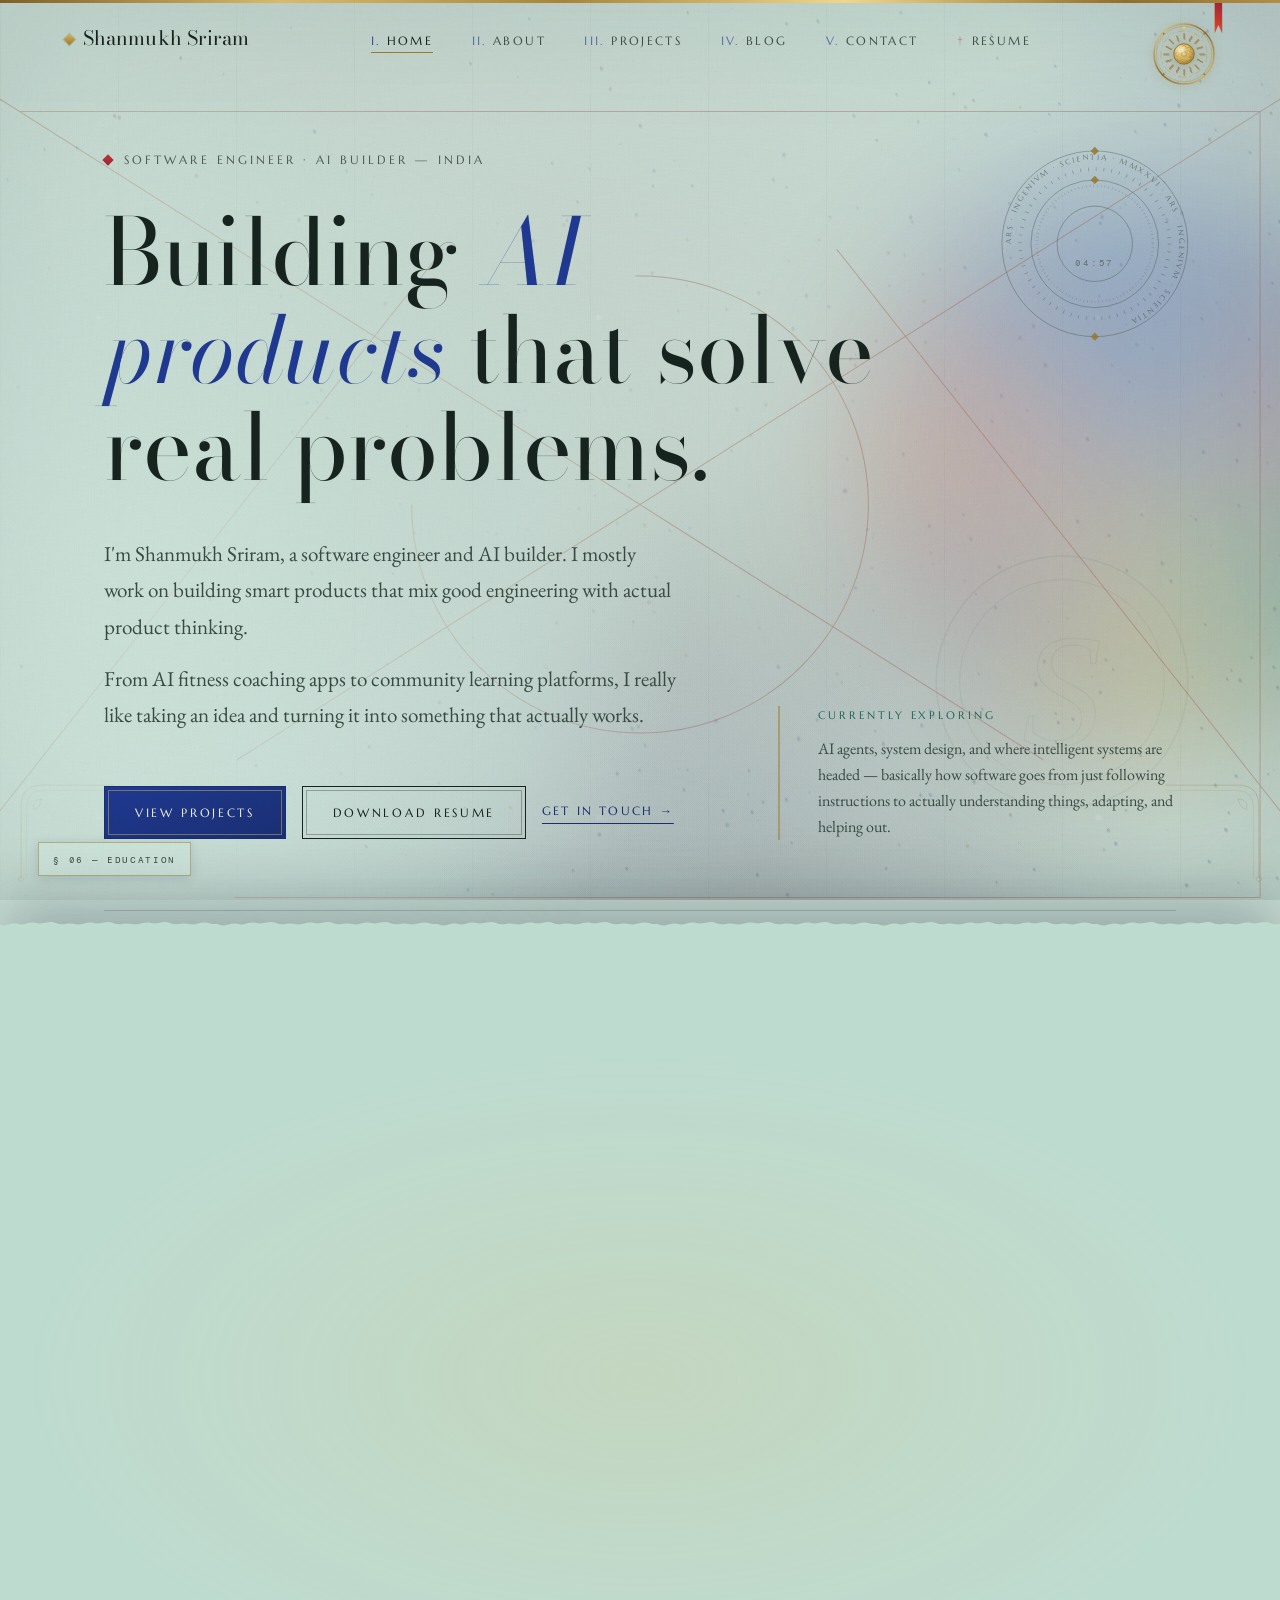
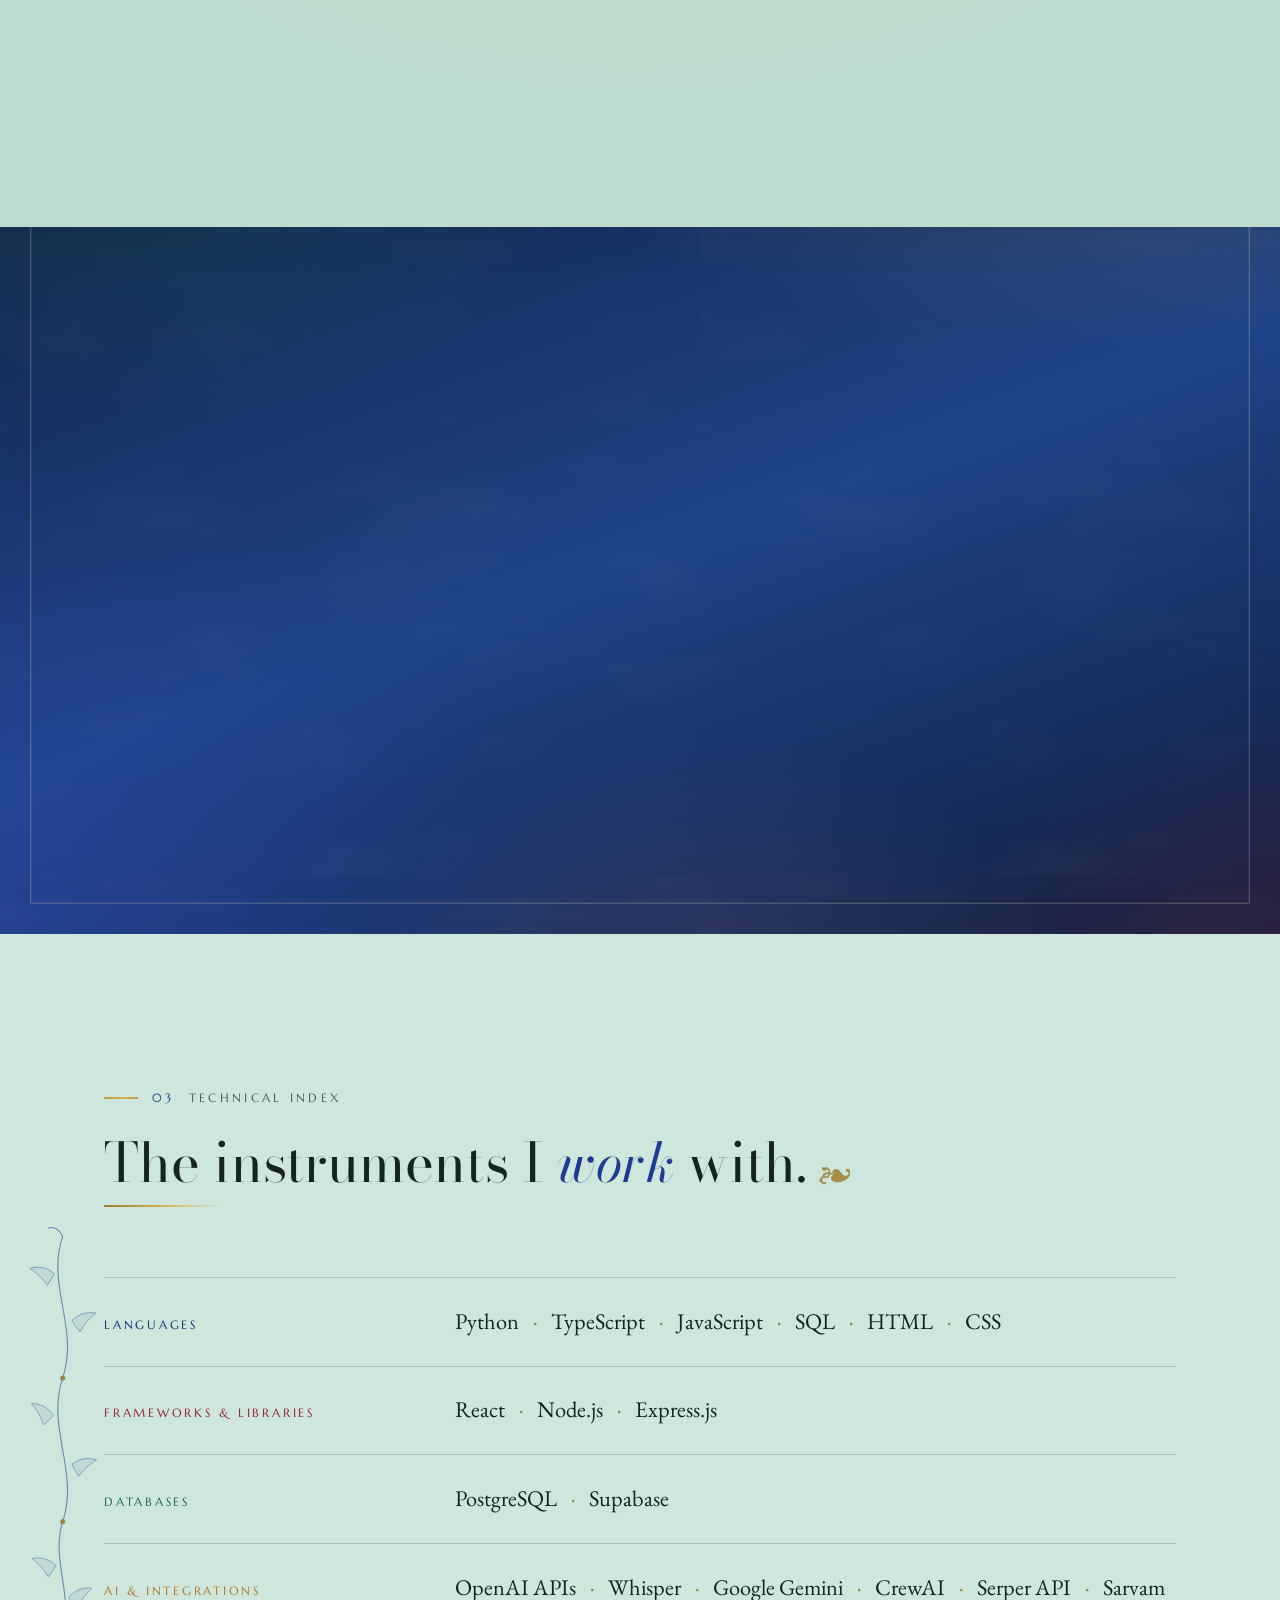
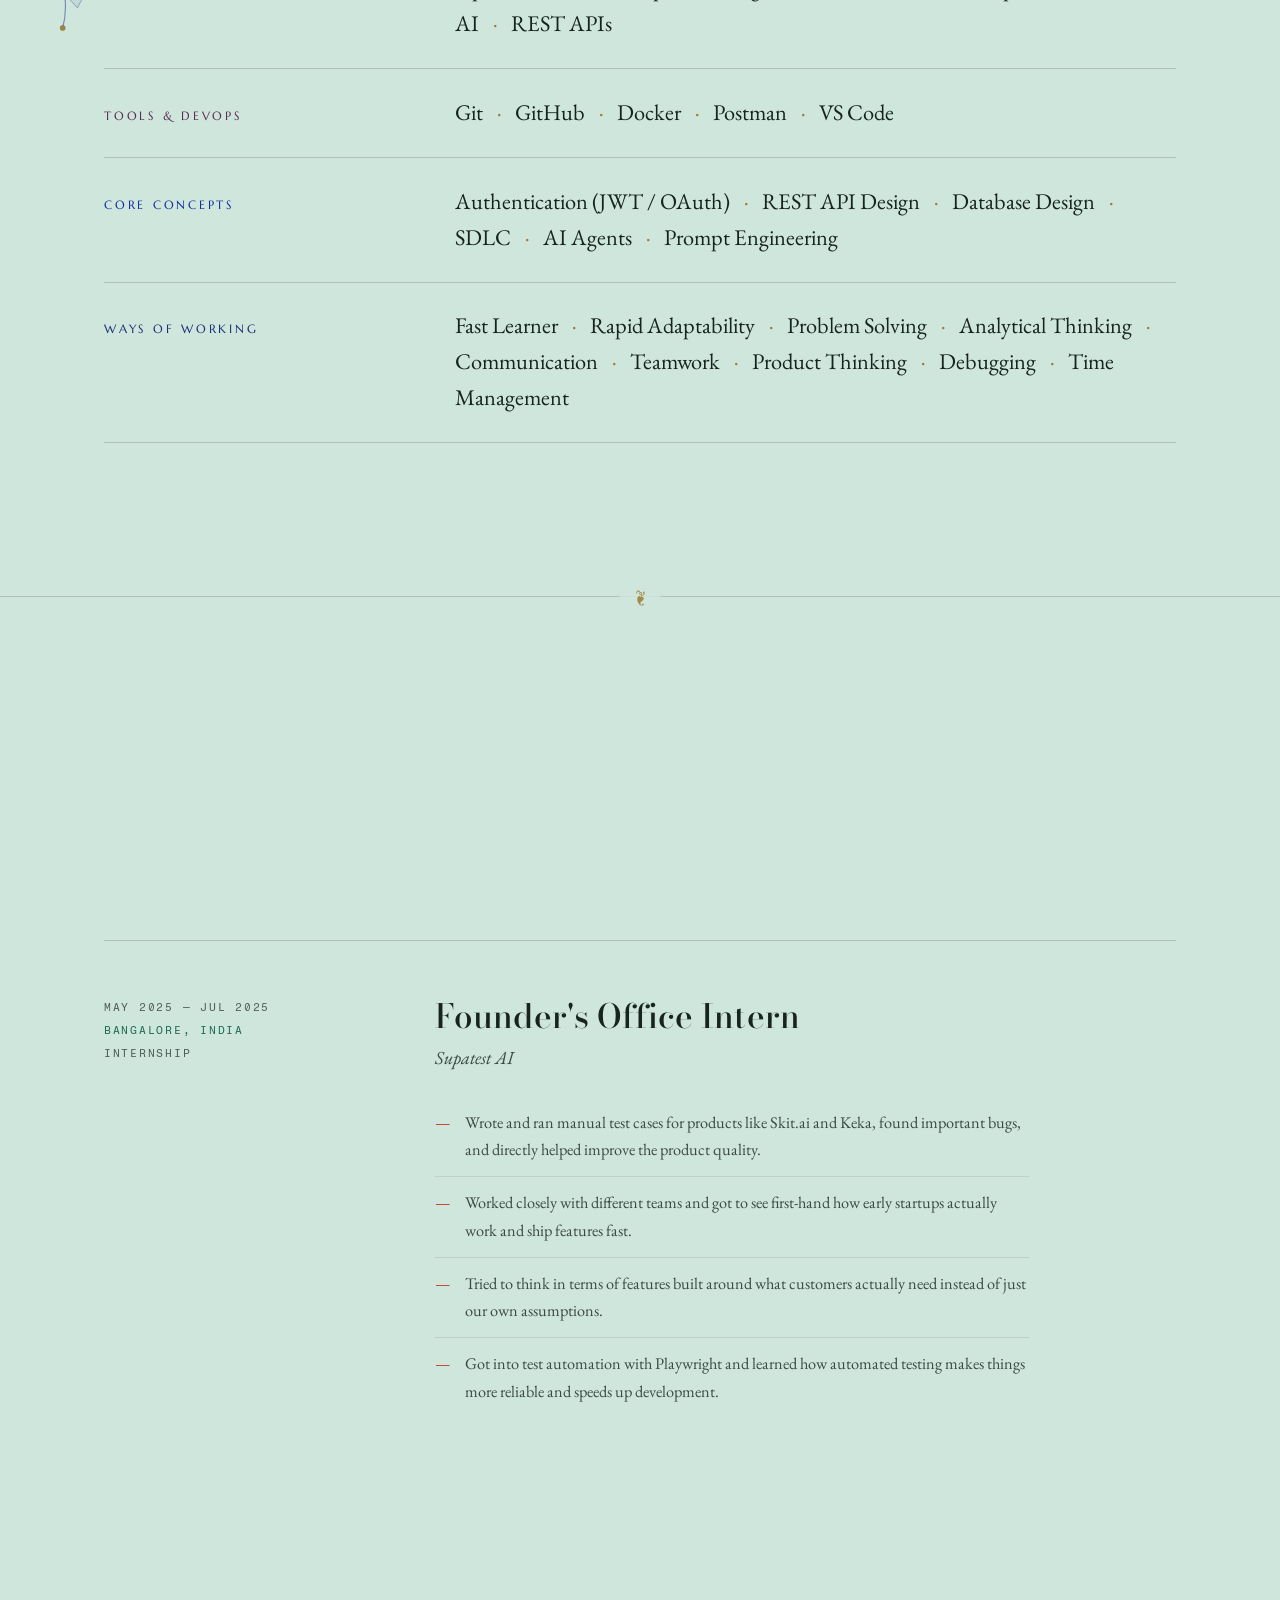
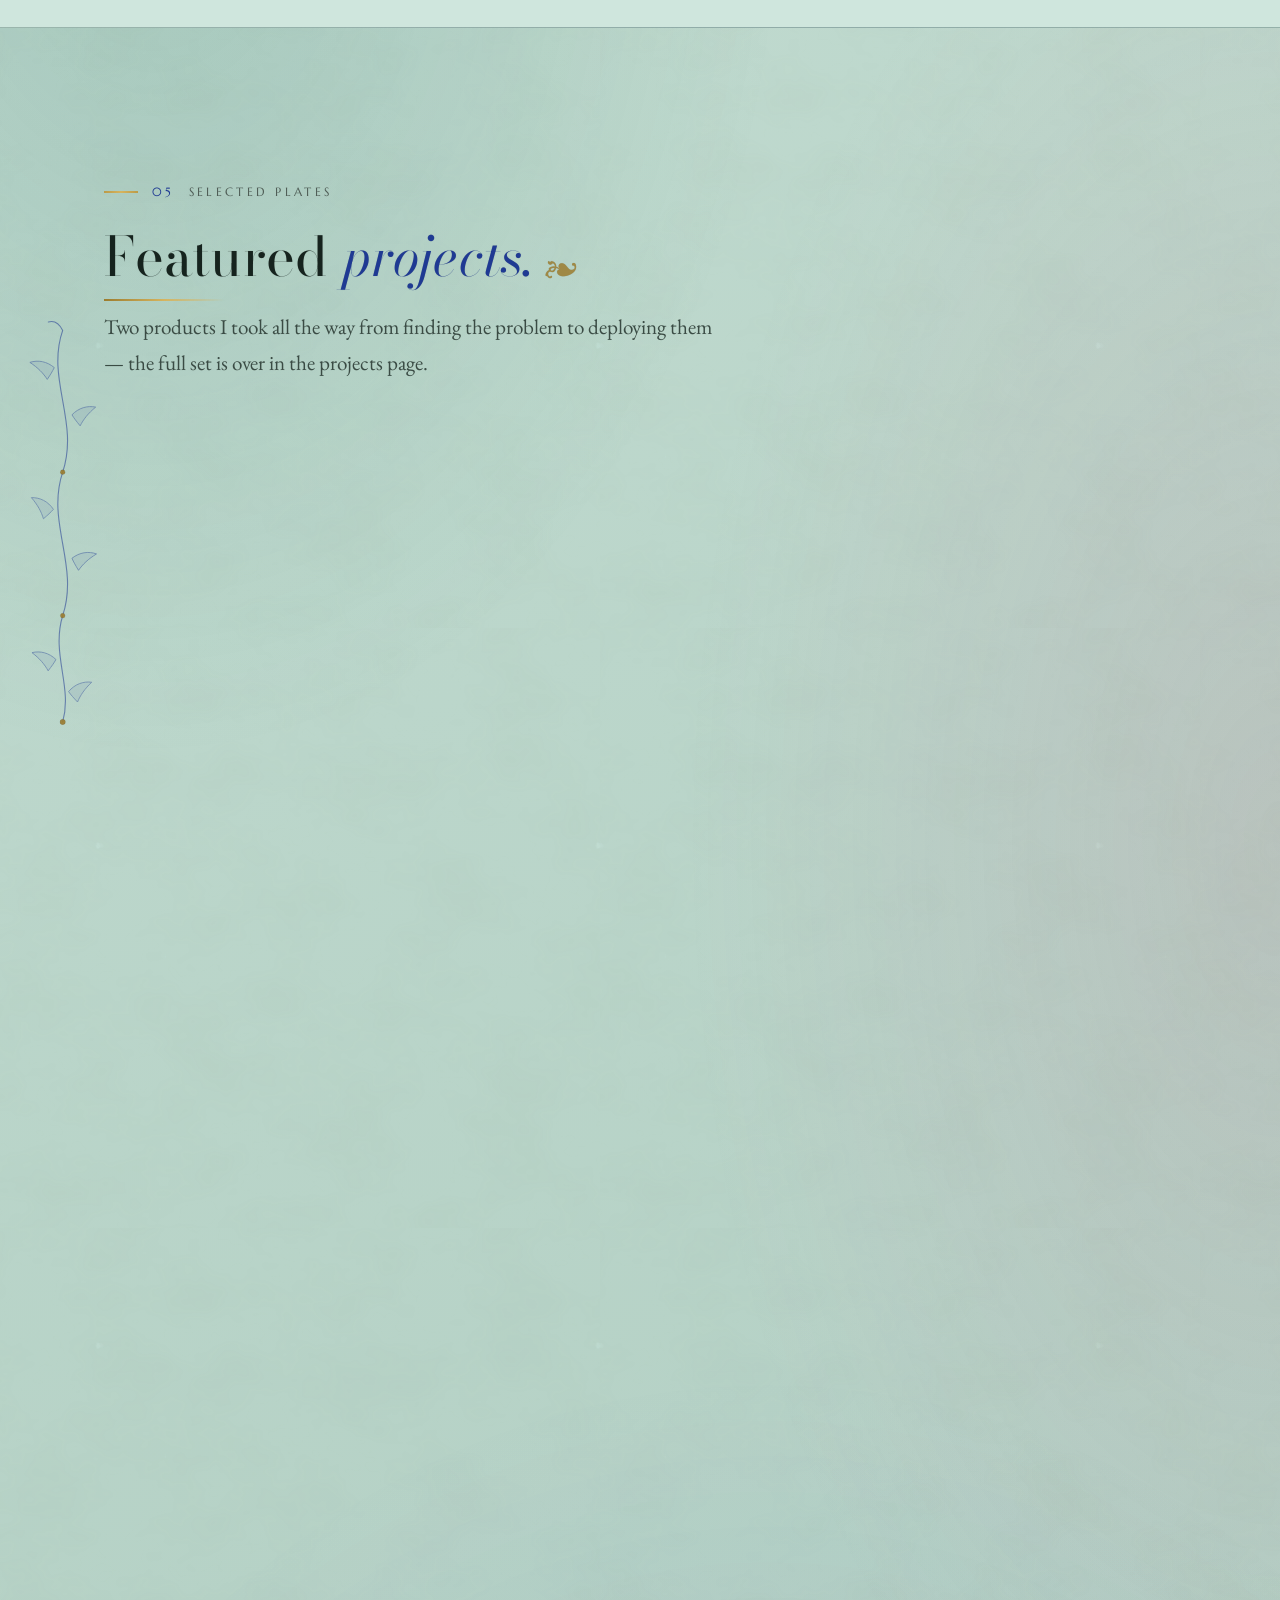
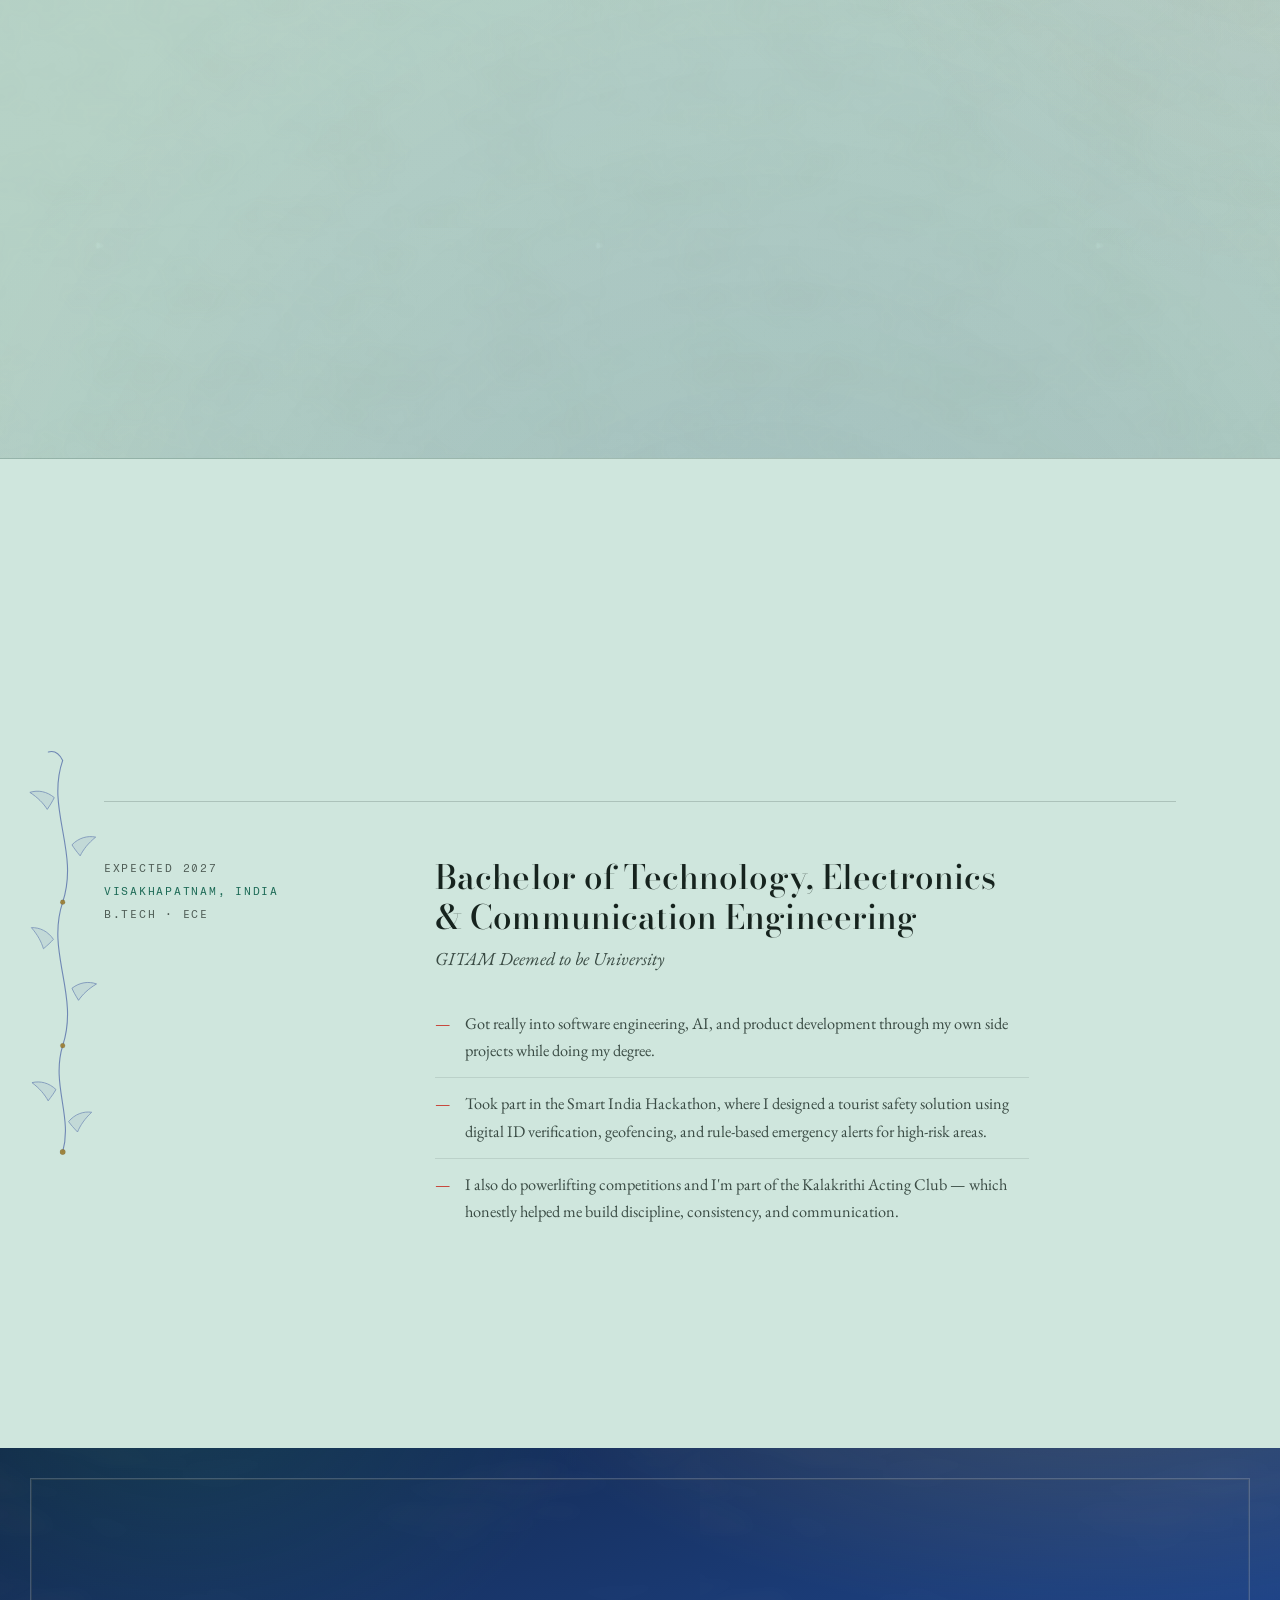
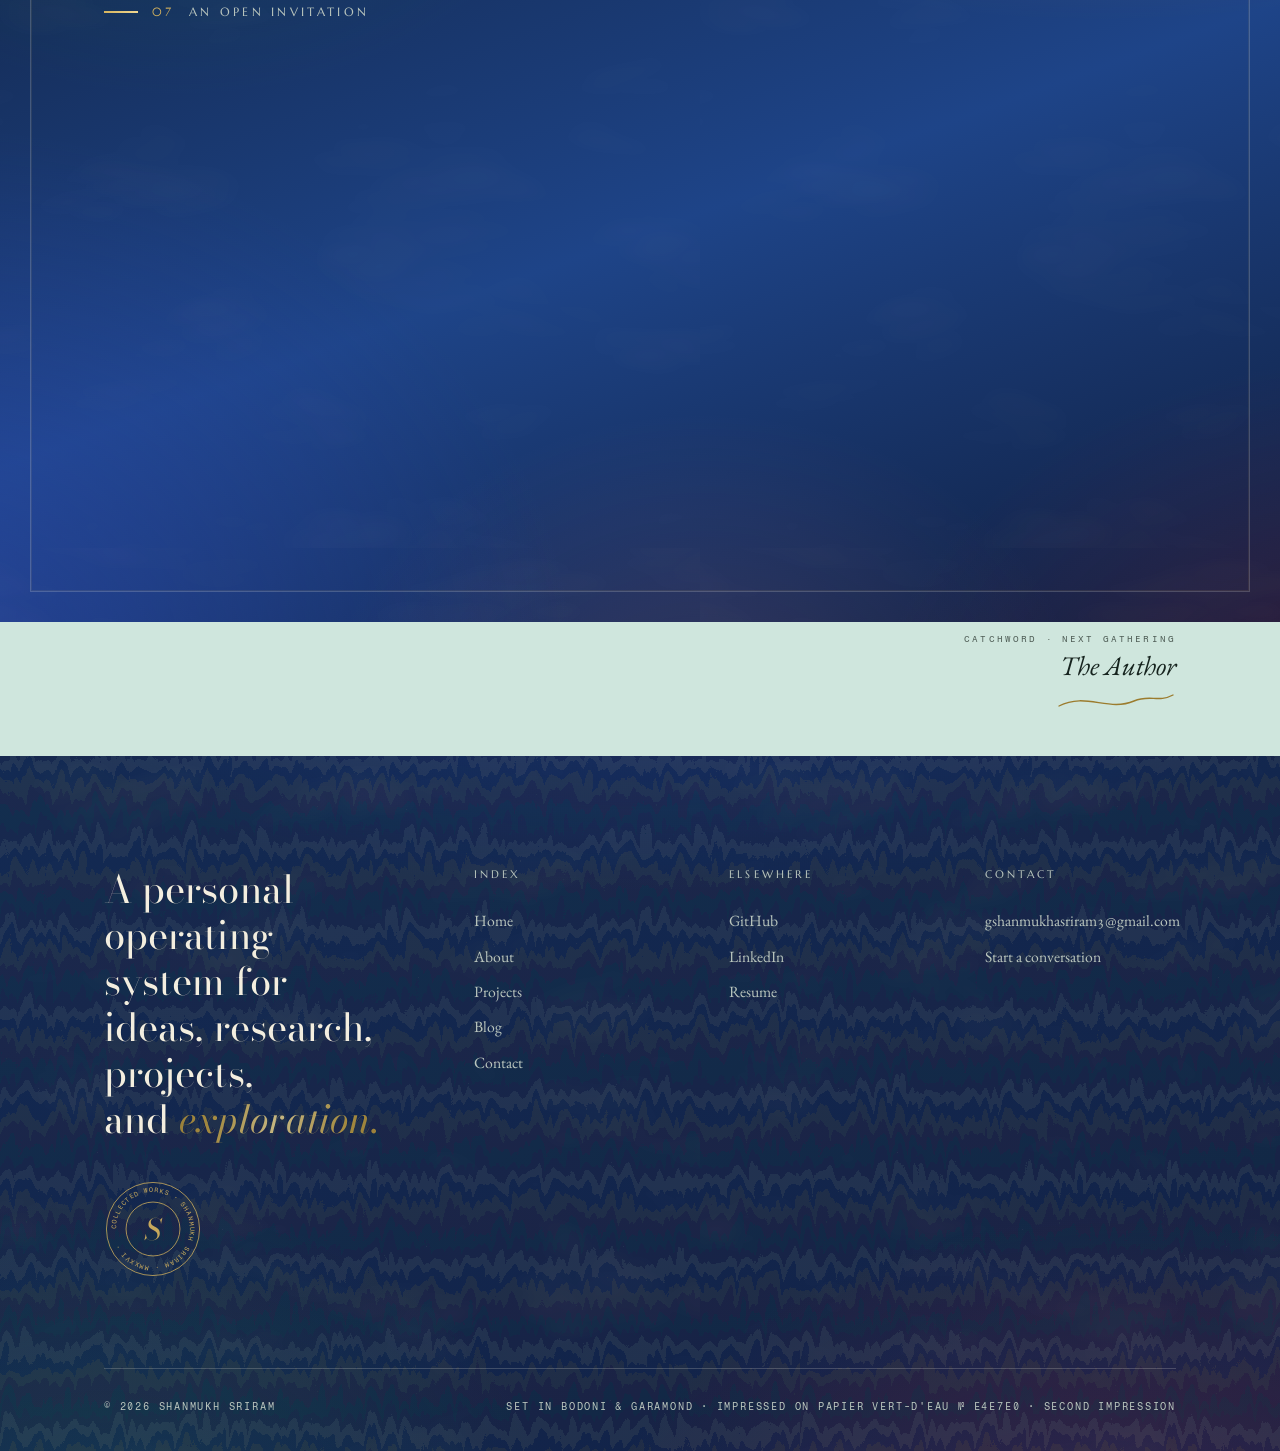
<file: portfolio/index.html>
<!DOCTYPE html>
<html lang="en">
<head>
<meta charset="UTF-8">
<meta name="viewport" content="width=device-width, initial-scale=1.0">
<meta name="description" content="Shanmukh Sriram — software engineer and AI builder creating intelligent products that combine strong engineering with product thinking.">
<title>Shanmukh Sriram — Software Engineer &amp; AI Builder</title>
<meta name="theme-color" content="#CFE6DD">
<link rel="icon" href="data:image/svg+xml,%3Csvg xmlns='http://www.w3.org/2000/svg' viewBox='0 0 64 64'%3E%3Crect width='64' height='64' fill='%23CFE6DD'/%3E%3Ccircle cx='32' cy='32' r='26' fill='none' stroke='%239C7C2E' stroke-width='2'/%3E%3Ccircle cx='32' cy='32' r='20' fill='none' stroke='%23C6362B' stroke-width='1'/%3E%3Ctext x='32' y='43' font-family='Georgia,serif' font-style='italic' font-size='32' text-anchor='middle' fill='%231F3A93'%3ES%3C/text%3E%3C/svg%3E">
<link rel="preconnect" href="https://fonts.googleapis.com">
<link rel="preconnect" href="https://fonts.gstatic.com" crossorigin>
<link rel="stylesheet" href="css/style.css">
</head>
<body>

<!-- ============================= NAV ============================= -->
<nav class="site-nav">
  <div class="wrap">
    <a href="index.html" class="logo"><span class="dot"></span>Shanmukh Sriram</a>
    <ul class="nav-links">
      <li><a href="index.html">Home</a></li>
      <li><a href="about.html">About</a></li>
      <li><a href="projects.html">Projects</a></li>
      <li><a href="blog.html">Blog</a></li>
      <li><a href="contact.html">Contact</a></li>
      <li><a href="assets/Shanmukh_SriRam_Resume.pdf" target="_blank">Resume</a></li>
    </ul>
    <button class="nav-burger" aria-label="Open menu"><span></span></button>
  </div>
</nav>

<div class="mobile-menu">
  <button class="mobile-menu-close" aria-label="Close menu">✕</button>
  <a href="index.html">Home</a>
  <a href="about.html">About</a>
  <a href="projects.html">Projects</a>
  <a href="blog.html">Blog</a>
  <a href="contact.html">Contact</a>
  <a href="assets/Shanmukh_SriRam_Resume.pdf" target="_blank">Resume</a>
</div>

<!-- ============================= HERO ============================= -->
<header class="hero">
  <div class="hero-orn" data-parallax></div>
  <div class="wrap">
    <div class="hero-kicker" data-reveal><span class="pulse"></span>Software Engineer · AI Builder — India</div>
    <h1 data-reveal>Building <em>AI products</em> that solve real problems.</h1>

    <div class="hero-cols">
      <div data-reveal>
        <p class="lede">I'm Shanmukh Sriram, a software engineer and AI builder. I mostly work on building smart products that mix good engineering with actual product thinking.</p>
        <p class="lede">From AI fitness coaching apps to community learning platforms, I really like taking an idea and turning it into something that actually works.</p>
        <div class="cta-row">
          <a href="projects.html" class="btn btn-solid">View Projects</a>
          <a href="assets/Shanmukh_SriRam_Resume.pdf" target="_blank" class="btn">Download Resume</a>
          <a href="contact.html" class="tlink">Get in Touch →</a>
        </div>
      </div>
      <aside class="hero-aside" data-reveal>
        <span class="now-label">Currently exploring</span>
        AI agents, system design, and where intelligent systems are headed — basically how software goes from just following instructions to actually understanding things, adapting, and helping out.
      </aside>
    </div>

    <div class="hero-foot" data-reveal>
      <span>Collected works · First edition — impressed <span data-printed></span></span>
      <span>Please turn over ↓</span>
    </div>
  </div>
</header>

<!-- ============================= CONTENTS ============================= -->
<nav class="contents" aria-label="Contents">
  <div class="wrap">
    <span class="contents-label">Contents</span>
    <ol>
      <li><a href="#glance"><span class="t">At a glance</span><span class="dots"></span><span class="n">01</span></a></li>
      <li><a href="#philosophy"><span class="t">Philosophy</span><span class="dots"></span><span class="n">02</span></a></li>
      <li><a href="#instruments"><span class="t">Technical index</span><span class="dots"></span><span class="n">03</span></a></li>
      <li><a href="#practice"><span class="t">Experience</span><span class="dots"></span><span class="n">04</span></a></li>
      <li><a href="#plates"><span class="t">Selected plates</span><span class="dots"></span><span class="n">05</span></a></li>
      <li><a href="#schooling"><span class="t">Education</span><span class="dots"></span><span class="n">06</span></a></li>
      <li><a href="#correspondence"><span class="t">An open invitation</span><span class="dots"></span><span class="n">07</span></a></li>
    </ol>
  </div>
</nav>

<!-- ============================= INDEX STRIP ============================= -->
<section class="section" id="glance">
  <div class="wrap">
    <div class="label" data-reveal><span class="num">01</span> At a glance</div>
    <div class="index-strip">
      <div class="index-item" data-reveal>
        <span class="roman">i.</span>
        <h4>Idea to deployment</h4>
        <p>I've shipped software from start to finish — figuring out the problem, designing and building it, and getting it into production where people actually use it.</p>
      </div>
      <div class="index-item" data-reveal>
        <span class="roman">ii.</span>
        <h4>Founder's office experience</h4>
        <p>Worked in a startup founder's office, so I got to see up close how early teams make decisions, build stuff, and ship fast.</p>
      </div>
      <div class="index-item" data-reveal>
        <span class="roman">iii.</span>
        <h4>Full-stack &amp; AI tooling</h4>
        <p>I've worked hands-on with React, Node.js, Supabase, and AI APIs — building products where the AI model is just one part, not the whole thing.</p>
      </div>
      <div class="index-item" data-reveal>
        <span class="roman">iv.</span>
        <h4>Agents, systems, research</h4>
        <p>I'm really into AI agents, systems, and research — trying to understand why things work, where they break, and what still hasn't been figured out.</p>
      </div>
    </div>
  </div>
</section>

<!-- ============================= PHILOSOPHY ============================= -->
<section class="section plate philosophy" id="philosophy">
  <div class="wrap">
    <div class="label" data-reveal><span class="num">02</span> Philosophy</div>
    <div class="phil-grid">
      <span class="margin-note">n.b. — the working creed of this volume</span>
      <blockquote data-reveal>
        Good software happens where solid engineering, AI, and a <em>real understanding</em> of the user's problem all meet.
      </blockquote>
      <div class="phil-notes" data-reveal>
        <p>Engineering matters because a product that isn't reliable isn't really a product. Clean architecture, secure login, handling failures nicely — all the invisible stuff is what users end up trusting.</p>
        <p>AI matters because software doesn't have to just follow instructions anymore. It can understand, adapt, and help — and the interesting part is figuring out where that power actually makes sense to use.</p>
        <p>Understanding the user matters because none of it means anything if the problem isn't real. Before I write any code I want to know: is this actually filling a gap, and does it genuinely help the people using it?</p>
      </div>
    </div>
  </div>
</section>

<!-- ============================= SKILLS ============================= -->
<section class="section" id="instruments">
  <div class="wrap">
    <div class="section-head" data-reveal>
      <span class="margin-note">cf. curriculum vitae, appendix †</span>
      <div class="label"><span class="num">03</span> Technical index</div>
      <h2>The instruments I <em>work</em> with.</h2>
    </div>
    <dl class="skill-table">
      <div class="skill-row" data-reveal>
        <dt>Languages</dt>
        <dd>Python <i>·</i> TypeScript <i>·</i> JavaScript <i>·</i> SQL <i>·</i> HTML <i>·</i> CSS</dd>
      </div>
      <div class="skill-row" data-reveal>
        <dt>Frameworks &amp; Libraries</dt>
        <dd>React <i>·</i> Node.js <i>·</i> Express.js</dd>
      </div>
      <div class="skill-row" data-reveal>
        <dt>Databases</dt>
        <dd>PostgreSQL <i>·</i> Supabase</dd>
      </div>
      <div class="skill-row" data-reveal>
        <dt>AI &amp; Integrations</dt>
        <dd>OpenAI APIs <i>·</i> Whisper <i>·</i> Google Gemini <i>·</i> CrewAI <i>·</i> Serper API <i>·</i> Sarvam AI <i>·</i> REST APIs</dd>
      </div>
      <div class="skill-row" data-reveal>
        <dt>Tools &amp; DevOps</dt>
        <dd>Git <i>·</i> GitHub <i>·</i> Docker <i>·</i> Postman <i>·</i> VS Code</dd>
      </div>
      <div class="skill-row" data-reveal>
        <dt>Core Concepts</dt>
        <dd>Authentication (JWT / OAuth) <i>·</i> REST API Design <i>·</i> Database Design <i>·</i> SDLC <i>·</i> AI Agents <i>·</i> Prompt Engineering</dd>
      </div>
      <div class="skill-row" data-reveal>
        <dt>Ways of Working</dt>
        <dd>Fast Learner <i>·</i> Rapid Adaptability <i>·</i> Problem Solving <i>·</i> Analytical Thinking <i>·</i> Communication <i>·</i> Teamwork <i>·</i> Product Thinking <i>·</i> Debugging <i>·</i> Time Management</dd>
      </div>
    </dl>
  </div>
</section>

<!-- ============================= EXPERIENCE ============================= -->
<section class="section--line section" id="practice">
  <div class="wrap">
    <div class="section-head" data-reveal>
      <div class="label"><span class="num">04</span> Experience</div>
      <h2>Where I've <em>practised</em> the craft.</h2>
    </div>
    <div class="dossier" data-reveal>
      <div class="dossier-meta">
        May 2025 — Jul 2025<br>
        <span class="where">Bangalore, India</span><br>
        Internship
      </div>
      <div class="dossier-body">
        <h3>Founder's Office Intern</h3>
        <span class="org">Supatest AI</span>
        <ul class="notes">
          <li>Wrote and ran manual test cases for products like Skit.ai and Keka, found important bugs, and directly helped improve the product quality.</li>
          <li>Worked closely with different teams and got to see first-hand how early startups actually work and ship features fast.</li>
          <li>Tried to think in terms of features built around what customers actually need instead of just our own assumptions.</li>
          <li>Got into test automation with Playwright and learned how automated testing makes things more reliable and speeds up development.</li>
        </ul>
      </div>
    </div>
  </div>
</section>

<!-- ============================= FEATURED PROJECTS ============================= -->
<section class="section section--deep" id="plates">
  <div class="wrap">
    <div class="section-head" data-reveal>
      <span class="margin-note">plates I &amp; II of V — the full set in ch. II</span>
      <div class="label"><span class="num">05</span> Selected plates</div>
      <h2>Featured <em>projects.</em></h2>
      <p class="lede">Two products I took all the way from finding the problem to deploying them — the full set is over in the projects page.</p>
    </div>

    <article class="folio" data-roman="I" data-reveal>
      <div class="folio-head">
        <span class="folio-no">Plate I.</span>
        <h3>FitAI</h3>
      </div>
      <span class="folio-sub">AI-Powered Fitness Coach &amp; Progress Tracker</span>
      <p class="folio-stack"><b>Stack —</b> JavaScript · React · Vite · Node.js · Express.js · Supabase · Google Gemini API</p>
      <p class="lede" style="margin-bottom:28px;">A full-stack AI fitness platform that came from a pretty common problem: people struggle with accountability and tracking their progress. Users log workouts, track progress, and get personalised coaching — backed by a multi-provider AI setup with health checks and automatic fallback.</p>
      <div class="cta-row">
        <a href="https://fit-ai-teal-nu.vercel.app/" target="_blank" rel="noopener" class="tlink">Live demo ↗</a>
        <a href="https://github.com/Gshanmuk8/FitAI" target="_blank" rel="noopener" class="tlink">Source code ↗</a>
        <a href="projects.html" class="tlink">Full case study →</a>
      </div>
    </article>

    <article class="folio" data-roman="II" data-reveal>
      <div class="folio-head">
        <span class="folio-no">Plate II.</span>
        <h3>SkillMesh</h3>
      </div>
      <span class="folio-sub">Community-Driven Skill-Sharing Platform</span>
      <p class="folio-stack"><b>Stack —</b> TypeScript · React · Vite · Node.js · Express.js · Supabase</p>
      <p class="lede" style="margin-bottom:28px;">A platform focused on people actually swapping skills with each other instead of just passively sharing content — you find people by skill, show what you can teach, and connect to learn. I validated the idea through quick prototyping and iterating on features.</p>
      <div class="cta-row">
        <a href="https://skillmash.vercel.app/" target="_blank" rel="noopener" class="tlink">Live demo ↗</a>
        <a href="https://github.com/Gshanmuk8/Skillmash" target="_blank" rel="noopener" class="tlink">Source code ↗</a>
        <a href="projects.html" class="tlink">Full case study →</a>
      </div>
    </article>

    <div style="margin-top:60px;" data-reveal>
      <a href="projects.html" class="btn btn-solid">Open chapter II — the plates</a>
    </div>
  </div>
</section>

<!-- ============================= EDUCATION ============================= -->
<section class="section" id="schooling">
  <div class="wrap">
    <div class="section-head" data-reveal>
      <div class="label"><span class="num">06</span> Education</div>
      <h2>Where the <em>curiosity</em> is trained.</h2>
    </div>
    <div class="dossier" data-reveal>
      <div class="dossier-meta">
        Expected 2027<br>
        <span class="where">Visakhapatnam, India</span><br>
        B.Tech · ECE
      </div>
      <div class="dossier-body">
        <h3>Bachelor of Technology, Electronics &amp; Communication Engineering</h3>
        <span class="org">GITAM Deemed to be University</span>
        <ul class="notes">
          <li>Got really into software engineering, AI, and product development through my own side projects while doing my degree.</li>
          <li>Took part in the Smart India Hackathon, where I designed a tourist safety solution using digital ID verification, geofencing, and rule-based emergency alerts for high-risk areas.</li>
          <li>I also do powerlifting competitions and I'm part of the Kalakrithi Acting Club — which honestly helped me build discipline, consistency, and communication.</li>
        </ul>
      </div>
    </div>
  </div>
</section>

<!-- ============================= CLOSING ============================= -->
<section class="section plate closing" id="correspondence">
  <div class="wrap">
    <div class="label" data-reveal><span class="num">07</span> An open invitation</div>
    <h2 data-reveal>Interested in AI, product engineering, or <em>ambitious ideas?</em></h2>
    <p class="lede" data-reveal>I'm always up for talking about intelligent systems, research, startups, and building tech that actually matters.</p>
    <div class="cta-row" data-reveal>
      <a href="contact.html" class="btn btn-solid">Let's build something meaningful</a>
    </div>
  </div>
</section>

<!-- ============================= FOOTER ============================= -->
<footer class="site-footer">
  <div class="wrap">
    <div class="footer-top">
      <div>
        <h3>A personal operating system for ideas, research, projects, and <em>exploration.</em></h3>
        <svg class="press-stamp" viewBox="0 0 120 120" aria-hidden="true">
          <circle cx="60" cy="60" r="57" fill="none" stroke="currentColor" stroke-width="1"/>
          <circle cx="60" cy="60" r="33" fill="none" stroke="currentColor" stroke-width="1"/>
          <g class="stamp-ring">
            <path id="stamp-arc" d="M60,60 m-45,0 a45,45 0 1,1 90,0 a45,45 0 1,1 -90,0" fill="none"/>
            <text font-size="8" letter-spacing="1.1"><textPath href="#stamp-arc">COLLECTED WORKS · SHANMUKH SRIRAM · MMXXVI · </textPath></text>
          </g>
          <text class="stamp-s" x="60" y="61" text-anchor="middle" dominant-baseline="central" font-size="36" fill="currentColor">S</text>
        </svg>
      </div>
      <div class="footer-col">
        <h5>Index</h5>
        <a href="index.html">Home</a>
        <a href="about.html">About</a>
        <a href="projects.html">Projects</a>
        <a href="blog.html">Blog</a>
        <a href="contact.html">Contact</a>
      </div>
      <div class="footer-col">
        <h5>Elsewhere</h5>
        <a href="https://github.com/Gshanmuk8" target="_blank" rel="noopener">GitHub</a>
        <a href="https://www.linkedin.com/in/shanmukh-sriram-0b8bb3333/" target="_blank" rel="noopener">LinkedIn</a>
        <a href="assets/Shanmukh_SriRam_Resume.pdf" target="_blank">Resume</a>
      </div>
      <div class="footer-col">
        <h5>Contact</h5>
        <a href="mailto:gshanmukhasriram3@gmail.com">gshanmukhasriram3@gmail.com</a>
        <a href="contact.html">Start a conversation</a>
      </div>
    </div>
    <div class="footer-bottom">
      <span>© <span data-year>2026</span> Shanmukh Sriram</span>
      <span>Set in Bodoni &amp; Garamond · Impressed on papier vert-d'eau № E4E7E0 · Second impression</span>
    </div>
  </div>
</footer>

<script src="js/main.js"></script>
</body>
</html>
</file>
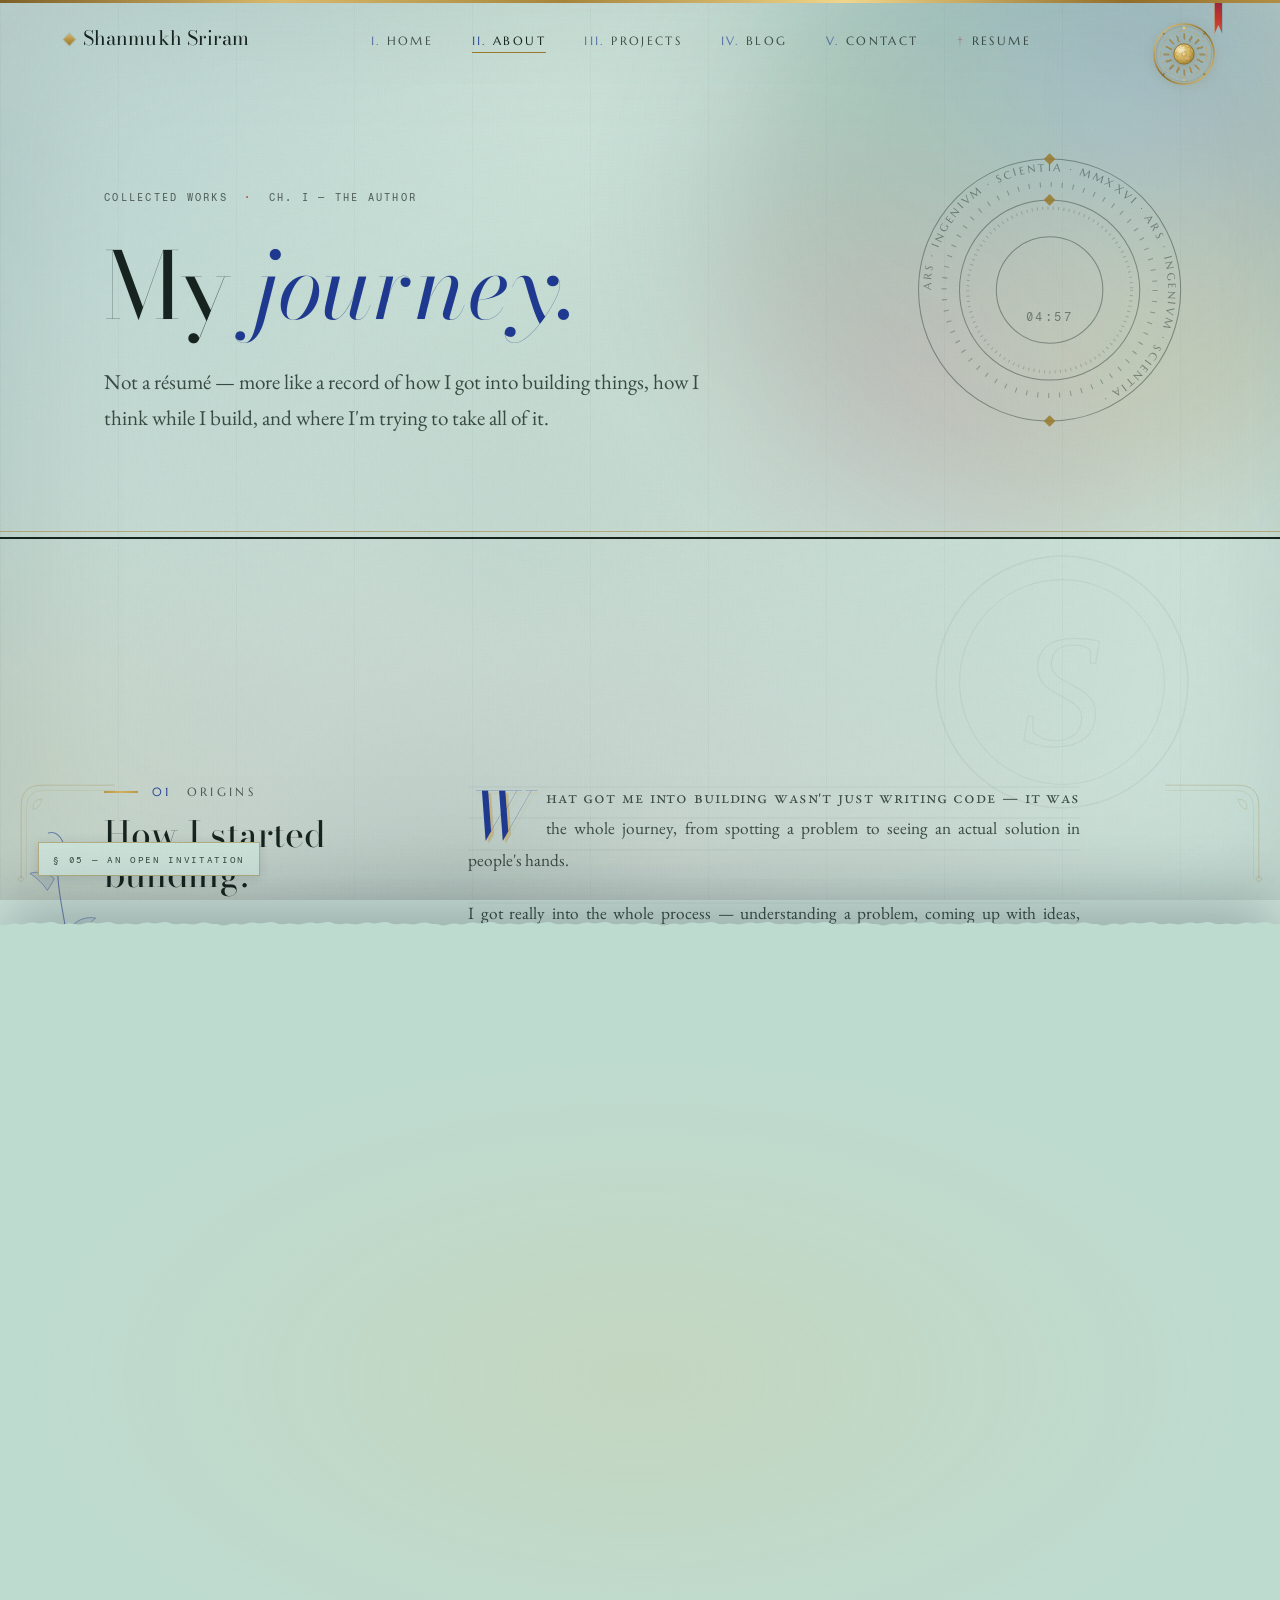
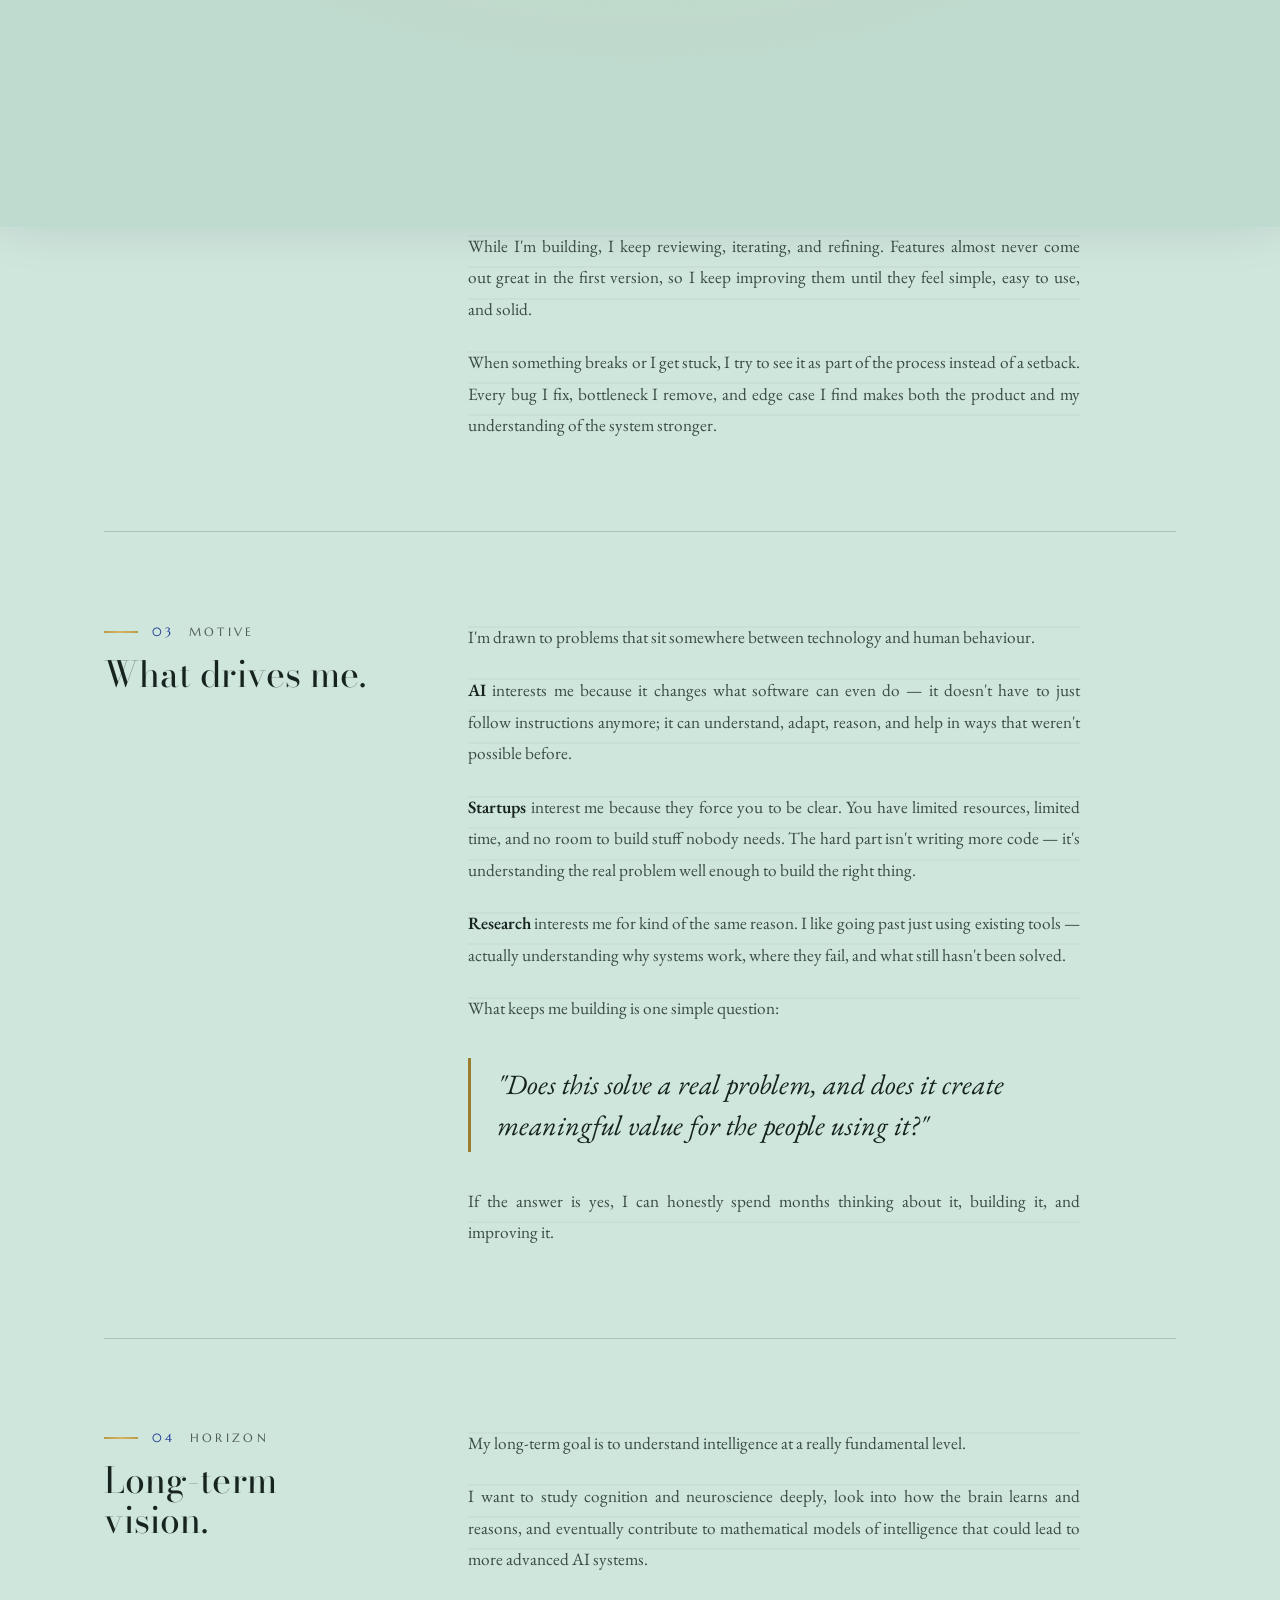
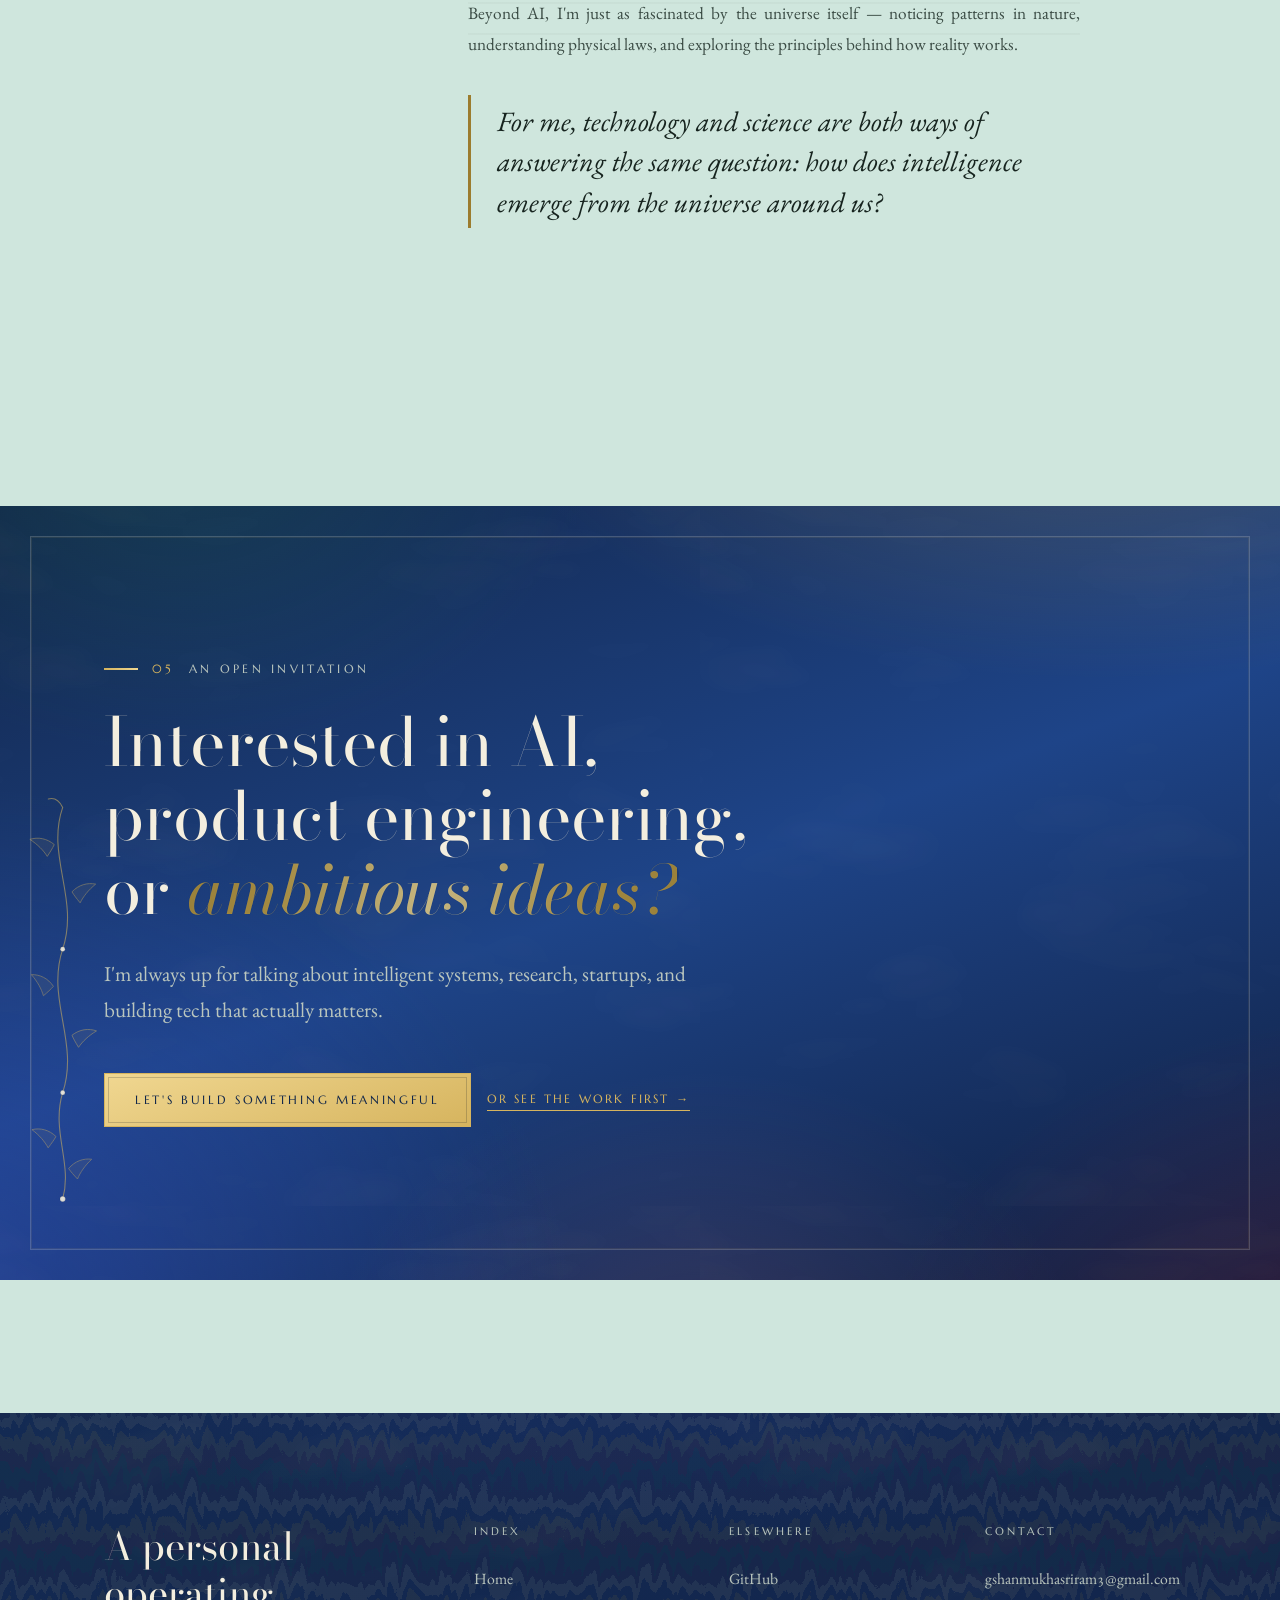
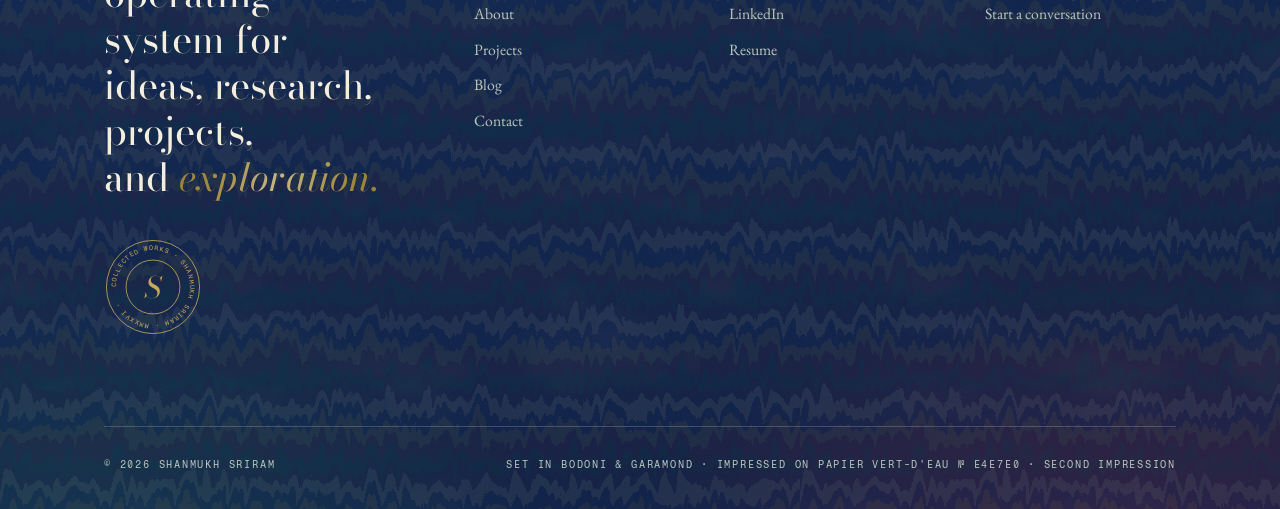
<file: portfolio/about.html>
<!DOCTYPE html>
<html lang="en">
<head>
<meta charset="UTF-8">
<meta name="viewport" content="width=device-width, initial-scale=1.0">
<meta name="description" content="The journey, thinking process, and long-term vision of Shanmukh Sriram — software engineer and AI builder.">
<title>About — Shanmukh Sriram</title>
<meta name="theme-color" content="#CFE6DD">
<link rel="icon" href="data:image/svg+xml,%3Csvg xmlns='http://www.w3.org/2000/svg' viewBox='0 0 64 64'%3E%3Crect width='64' height='64' fill='%23CFE6DD'/%3E%3Ccircle cx='32' cy='32' r='26' fill='none' stroke='%239C7C2E' stroke-width='2'/%3E%3Ccircle cx='32' cy='32' r='20' fill='none' stroke='%23C6362B' stroke-width='1'/%3E%3Ctext x='32' y='43' font-family='Georgia,serif' font-style='italic' font-size='32' text-anchor='middle' fill='%231F3A93'%3ES%3C/text%3E%3C/svg%3E">
<link rel="preconnect" href="https://fonts.googleapis.com">
<link rel="preconnect" href="https://fonts.gstatic.com" crossorigin>
<link rel="stylesheet" href="css/style.css">
</head>
<body>

<nav class="site-nav">
  <div class="wrap">
    <a href="index.html" class="logo"><span class="dot"></span>Shanmukh Sriram</a>
    <ul class="nav-links">
      <li><a href="index.html">Home</a></li>
      <li><a href="about.html">About</a></li>
      <li><a href="projects.html">Projects</a></li>
      <li><a href="blog.html">Blog</a></li>
      <li><a href="contact.html">Contact</a></li>
      <li><a href="assets/Shanmukh_SriRam_Resume.pdf" target="_blank">Resume</a></li>
    </ul>
    <button class="nav-burger" aria-label="Open menu"><span></span></button>
  </div>
</nav>

<div class="mobile-menu">
  <button class="mobile-menu-close" aria-label="Close menu">✕</button>
  <a href="index.html">Home</a>
  <a href="about.html">About</a>
  <a href="projects.html">Projects</a>
  <a href="blog.html">Blog</a>
  <a href="contact.html">Contact</a>
  <a href="assets/Shanmukh_SriRam_Resume.pdf" target="_blank">Resume</a>
</div>

<!-- ============================= HEADER ============================= -->
<header class="page-header">
  <div class="wrap">
    <div class="crumb" data-reveal>Collected works <span>·</span> Ch. I — The author</div>
    <h1 data-reveal>My <em>journey.</em></h1>
    <p class="lede" data-reveal>Not a résumé — more like a record of how I got into building things, how I think while I build, and where I'm trying to take all of it.</p>
  </div>
</header>

<!-- ============================= 01 HOW I STARTED ============================= -->
<main>
<section class="section" style="padding-bottom:0;">
  <div class="wrap">

    <div class="prose">
      <span class="margin-note">in the author's own hand</span>
      <div class="prose-side" data-reveal>
        <div class="label"><span class="num">01</span> Origins</div>
        <h2>How I started building.</h2>
      </div>
      <div class="prose-body" data-reveal>
        <p class="drop">What got me into building wasn't just writing code — it was the whole journey, from spotting a problem to seeing an actual solution in people's hands.</p>
        <p>I got really into the whole process — understanding a problem, coming up with ideas, designing solutions, building products, shipping them, and then learning from how people actually use them. The best part isn't shipping a feature; it's finding out whether it actually fills a gap, solves a real problem, and makes a real difference.</p>
        <p>Thinking like that pushed me to learn way more tech than what we cover in class. Every project became a chance to understand systems better, get better at engineering, and build better products.</p>
        <p>These days I really enjoy building where software engineering, AI, and product thinking meet — where ideas turn into products, and products keep changing based on the people who use them.</p>
      </div>
    </div>

    <div class="prose">
      <div class="prose-side" data-reveal>
        <div class="label"><span class="num">02</span> Method</div>
        <h2>How I think.</h2>
      </div>
      <div class="prose-body" data-reveal>
        <p>Before I write a single line of code, I spend time really understanding the problem first.</p>
        <p>I usually start with pen and paper — mapping out user flows, the system architecture, how features depend on each other, and what should and shouldn't be built. I like having clarity before I start implementing.</p>
        <div class="pull">Good software usually comes from good thinking, not fast coding.</div>
        <p>I try to picture the structure of the product long before it exists in code — how users will use it, how information moves through the system, and where things might get complicated later.</p>
        <p>While I'm building, I keep reviewing, iterating, and refining. Features almost never come out great in the first version, so I keep improving them until they feel simple, easy to use, and solid.</p>
        <p>When something breaks or I get stuck, I try to see it as part of the process instead of a setback. Every bug I fix, bottleneck I remove, and edge case I find makes both the product and my understanding of the system stronger.</p>
      </div>
    </div>

    <div class="prose">
      <div class="prose-side" data-reveal>
        <div class="label"><span class="num">03</span> Motive</div>
        <h2>What drives me.</h2>
      </div>
      <div class="prose-body" data-reveal>
        <p>I'm drawn to problems that sit somewhere between technology and human behaviour.</p>
        <p><b>AI</b> interests me because it changes what software can even do — it doesn't have to just follow instructions anymore; it can understand, adapt, reason, and help in ways that weren't possible before.</p>
        <p><b>Startups</b> interest me because they force you to be clear. You have limited resources, limited time, and no room to build stuff nobody needs. The hard part isn't writing more code — it's understanding the real problem well enough to build the right thing.</p>
        <p><b>Research</b> interests me for kind of the same reason. I like going past just using existing tools — actually understanding why systems work, where they fail, and what still hasn't been solved.</p>
        <p>What keeps me building is one simple question:</p>
        <div class="pull">"Does this solve a real problem, and does it create meaningful value for the people using it?"</div>
        <p>If the answer is yes, I can honestly spend months thinking about it, building it, and improving it.</p>
      </div>
    </div>

    <div class="prose">
      <div class="prose-side" data-reveal>
        <div class="label"><span class="num">04</span> Horizon</div>
        <h2>Long-term vision.</h2>
      </div>
      <div class="prose-body" data-reveal>
        <p>My long-term goal is to understand intelligence at a really fundamental level.</p>
        <p>I want to study cognition and neuroscience deeply, look into how the brain learns and reasons, and eventually contribute to mathematical models of intelligence that could lead to more advanced AI systems.</p>
        <p>Beyond AI, I'm just as fascinated by the universe itself — noticing patterns in nature, understanding physical laws, and exploring the principles behind how reality works.</p>
        <div class="pull">For me, technology and science are both ways of answering the same question: how does intelligence emerge from the universe around us?</div>
      </div>
    </div>

  </div>
</section>

<!-- ============================= CLOSING ============================= -->
<section class="section plate closing" style="margin-top:var(--sect);">
  <div class="wrap">
    <div class="label" data-reveal><span class="num">05</span> An open invitation</div>
    <h2 data-reveal>Interested in AI, product engineering, or <em>ambitious ideas?</em></h2>
    <p class="lede" data-reveal>I'm always up for talking about intelligent systems, research, startups, and building tech that actually matters.</p>
    <div class="cta-row" data-reveal>
      <a href="contact.html" class="btn btn-solid">Let's build something meaningful</a>
      <a href="projects.html" class="tlink">Or see the work first →</a>
    </div>
  </div>
</section>
</main>

<!-- ============================= FOOTER ============================= -->
<footer class="site-footer">
  <div class="wrap">
    <div class="footer-top">
      <div>
        <h3>A personal operating system for ideas, research, projects, and <em>exploration.</em></h3>
        <svg class="press-stamp" viewBox="0 0 120 120" aria-hidden="true">
          <circle cx="60" cy="60" r="57" fill="none" stroke="currentColor" stroke-width="1"/>
          <circle cx="60" cy="60" r="33" fill="none" stroke="currentColor" stroke-width="1"/>
          <g class="stamp-ring">
            <path id="stamp-arc" d="M60,60 m-45,0 a45,45 0 1,1 90,0 a45,45 0 1,1 -90,0" fill="none"/>
            <text font-size="8" letter-spacing="1.1"><textPath href="#stamp-arc">COLLECTED WORKS · SHANMUKH SRIRAM · MMXXVI · </textPath></text>
          </g>
          <text class="stamp-s" x="60" y="61" text-anchor="middle" dominant-baseline="central" font-size="36" fill="currentColor">S</text>
        </svg>
      </div>
      <div class="footer-col">
        <h5>Index</h5>
        <a href="index.html">Home</a>
        <a href="about.html">About</a>
        <a href="projects.html">Projects</a>
        <a href="blog.html">Blog</a>
        <a href="contact.html">Contact</a>
      </div>
      <div class="footer-col">
        <h5>Elsewhere</h5>
        <a href="https://github.com/Gshanmuk8" target="_blank" rel="noopener">GitHub</a>
        <a href="https://www.linkedin.com/in/shanmukh-sriram-0b8bb3333/" target="_blank" rel="noopener">LinkedIn</a>
        <a href="assets/Shanmukh_SriRam_Resume.pdf" target="_blank">Resume</a>
      </div>
      <div class="footer-col">
        <h5>Contact</h5>
        <a href="mailto:gshanmukhasriram3@gmail.com">gshanmukhasriram3@gmail.com</a>
        <a href="contact.html">Start a conversation</a>
      </div>
    </div>
    <div class="footer-bottom">
      <span>© <span data-year>2026</span> Shanmukh Sriram</span>
      <span>Set in Bodoni &amp; Garamond · Impressed on papier vert-d'eau № E4E7E0 · Second impression</span>
    </div>
  </div>
</footer>

<script src="js/main.js"></script>
</body>
</html>
</file>
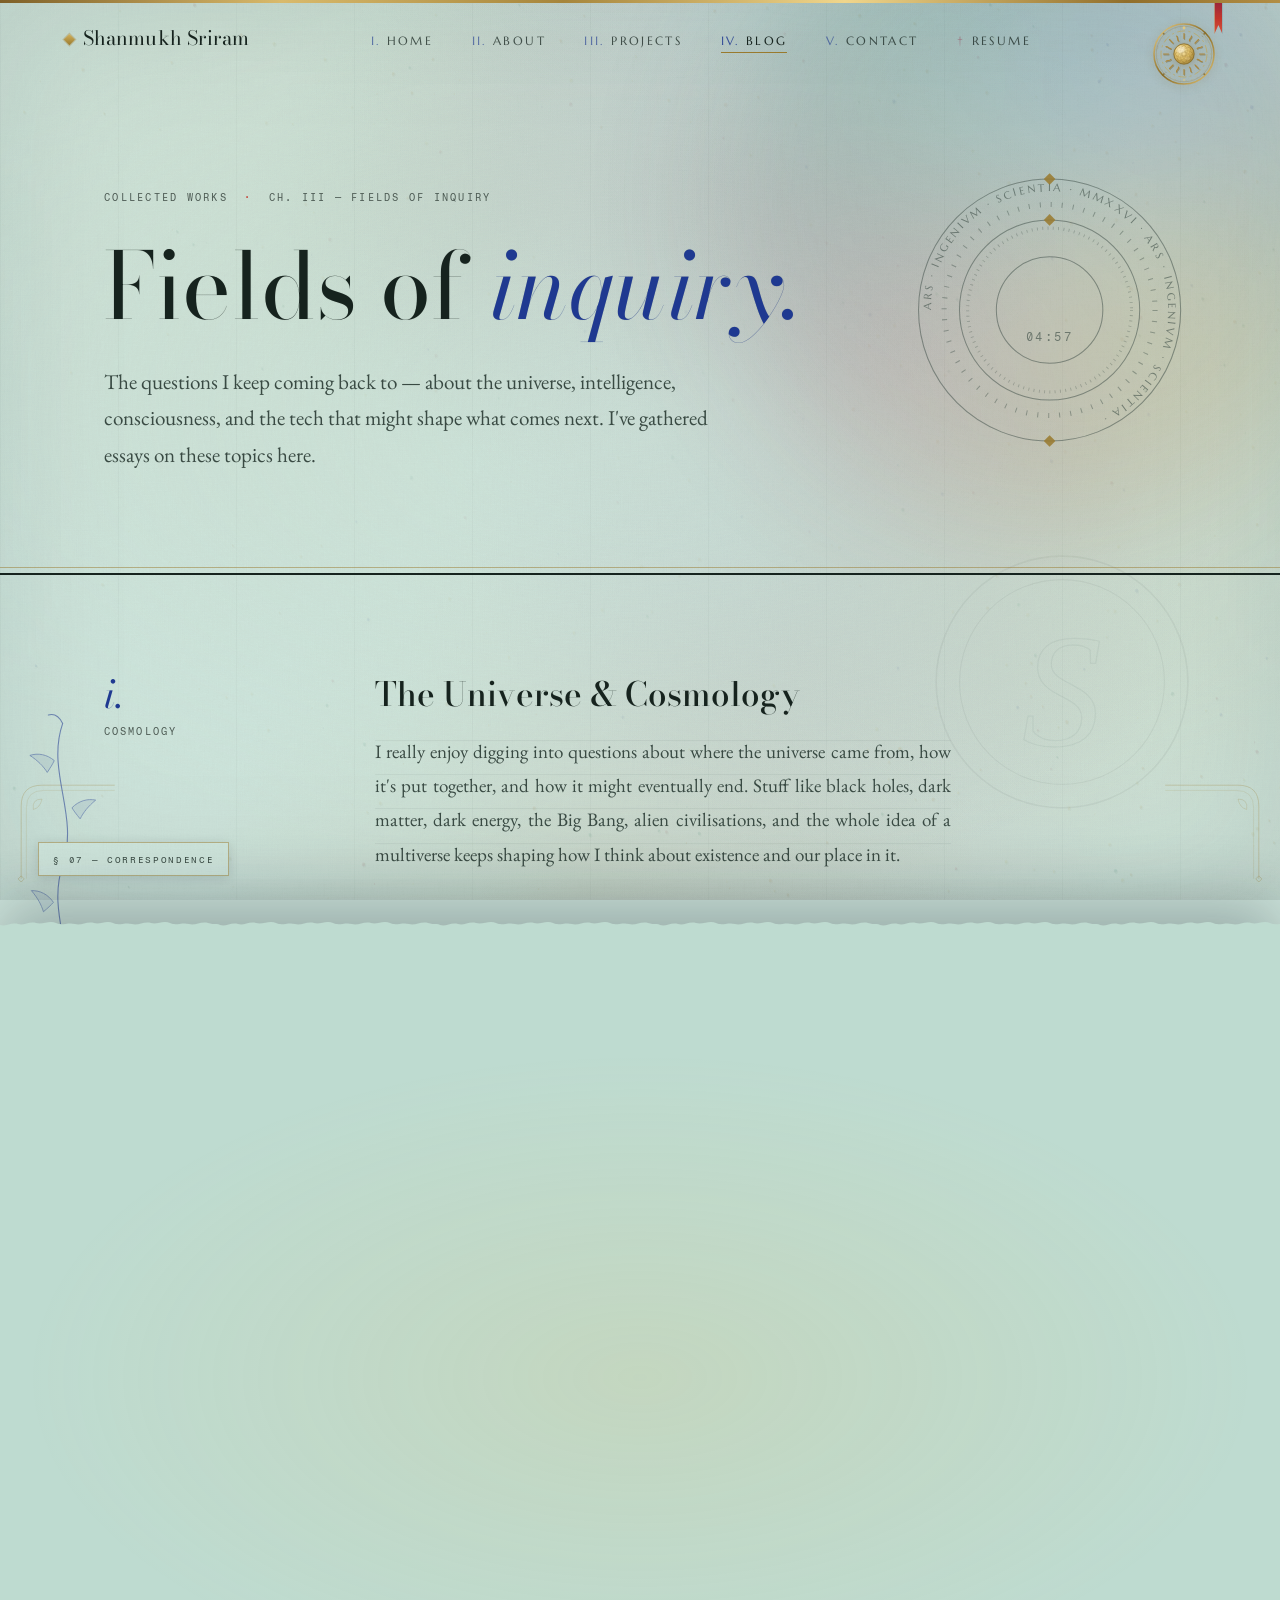
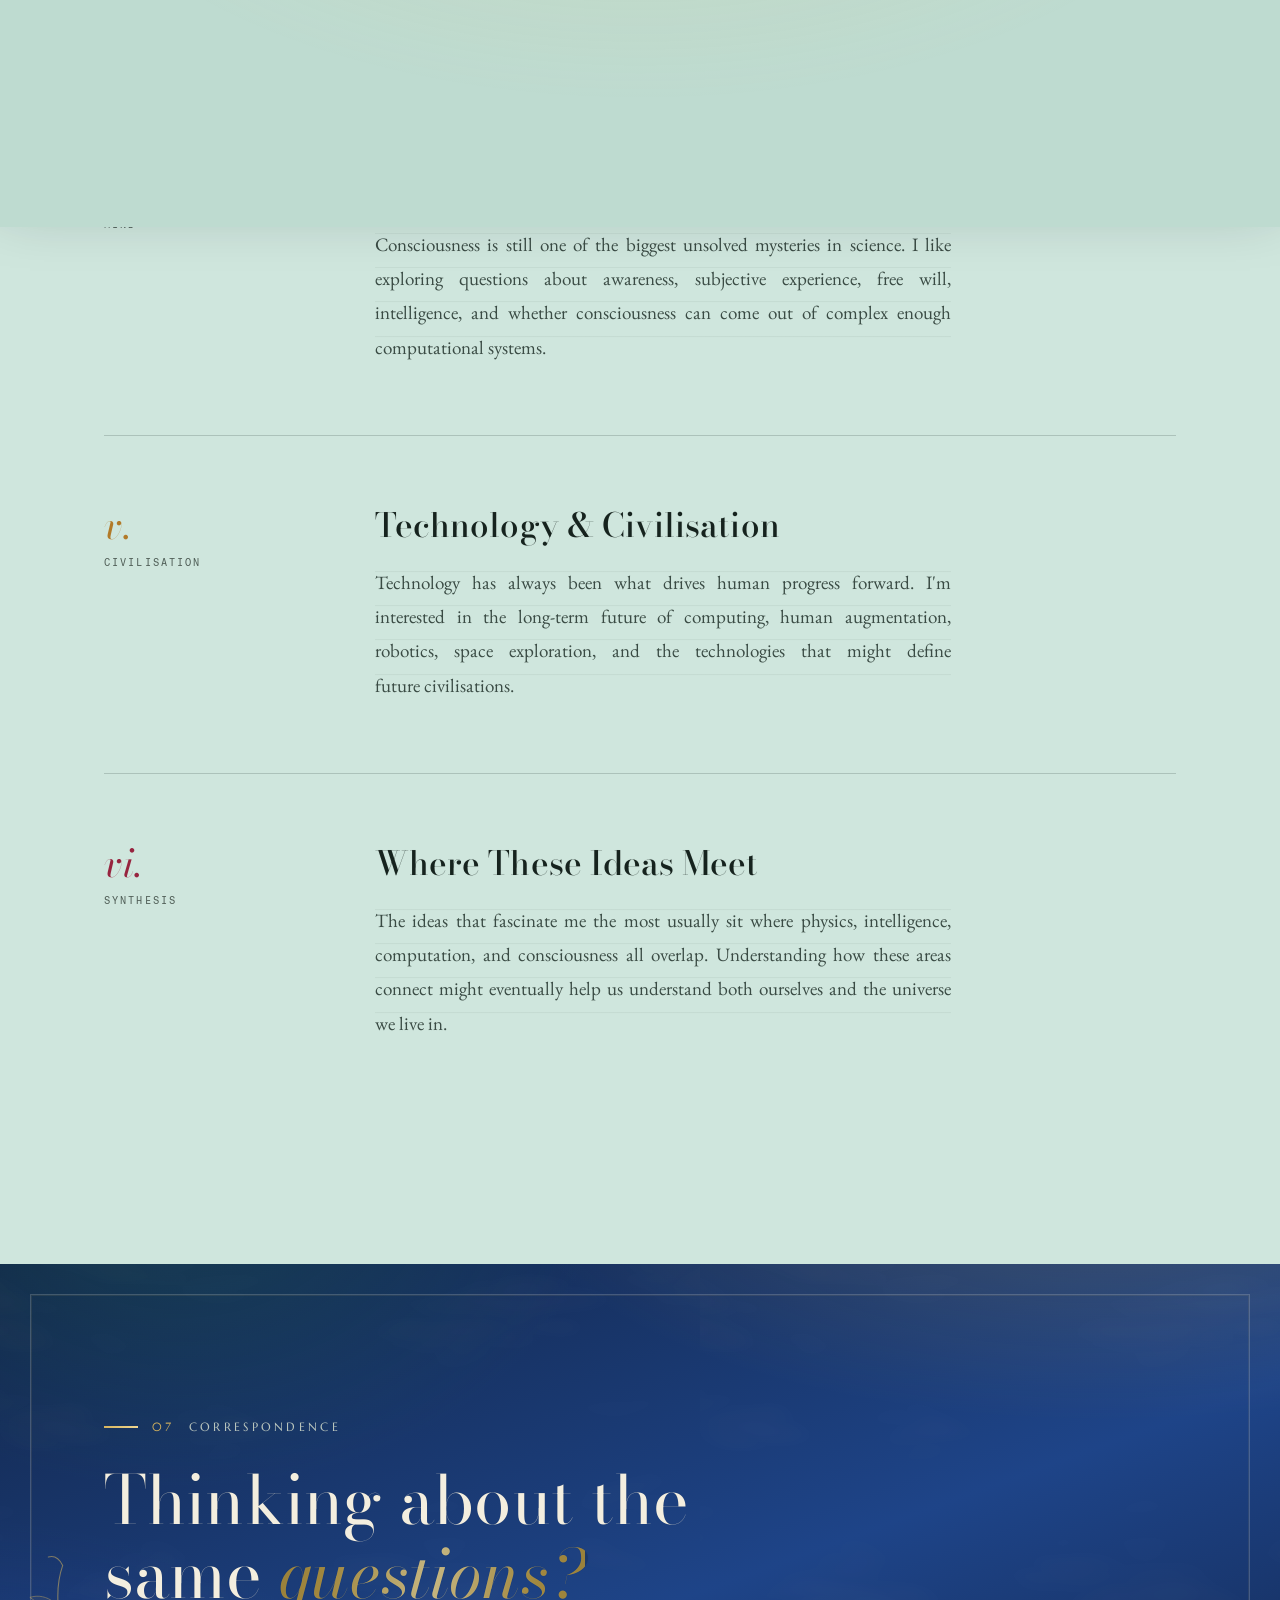
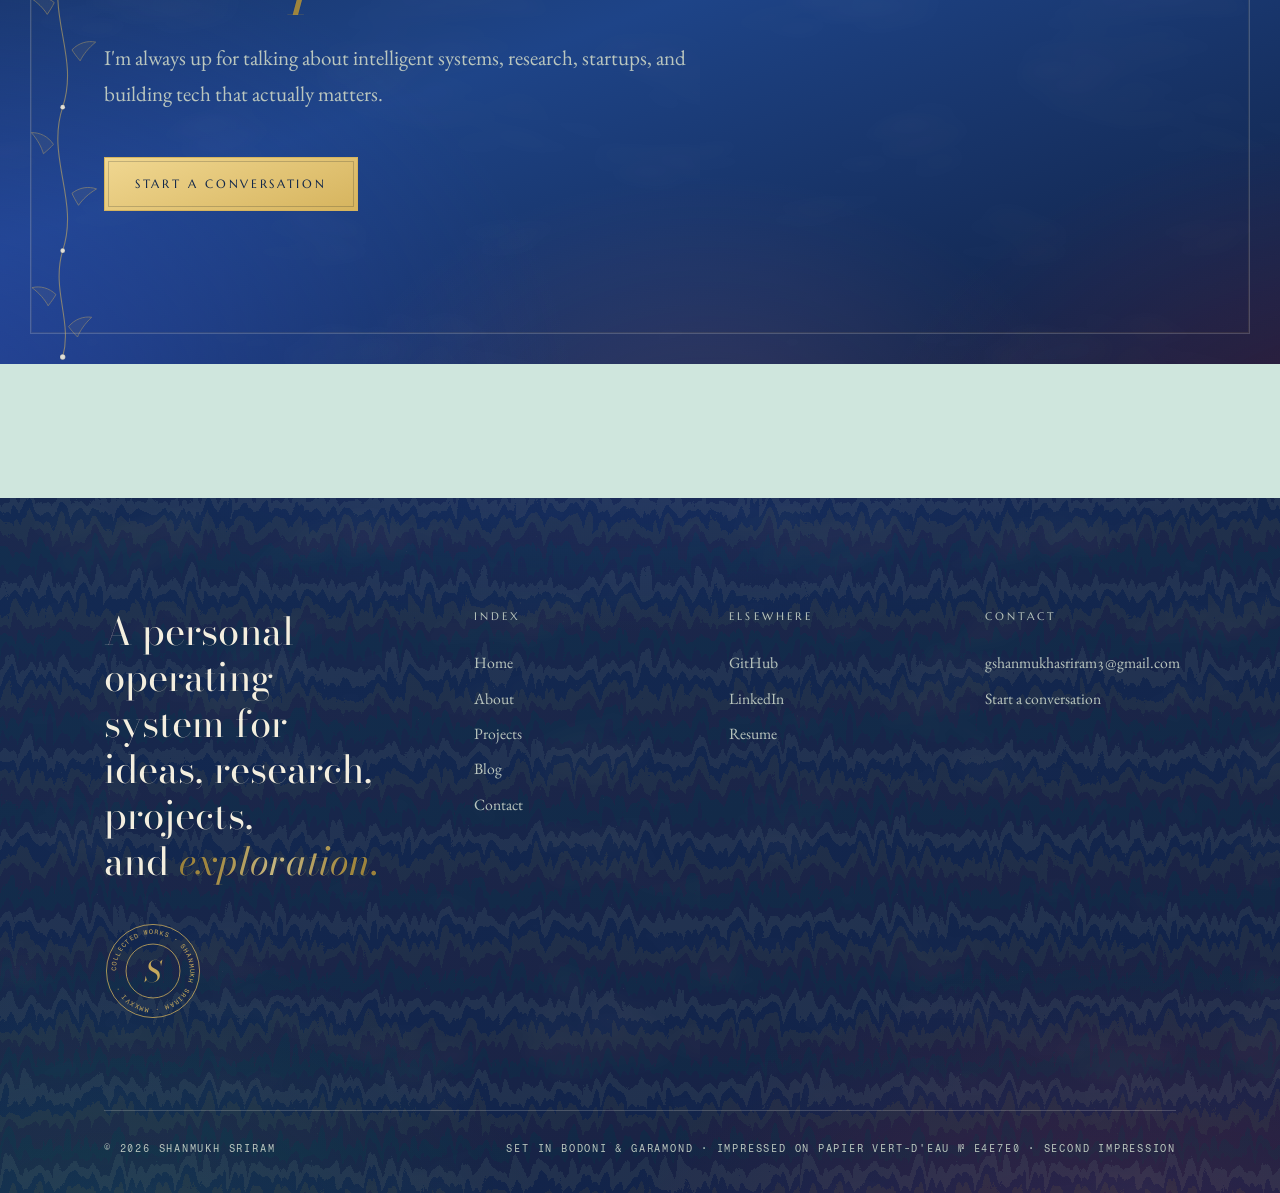
<file: portfolio/blog.html>
<!DOCTYPE html>
<html lang="en">
<head>
<meta charset="UTF-8">
<meta name="viewport" content="width=device-width, initial-scale=1.0">
<meta name="description" content="Fields of inquiry — Shanmukh Sriram writes on cosmology, physics, artificial intelligence, consciousness, and the future of civilisation.">
<title>Blog — Shanmukh Sriram</title>
<meta name="theme-color" content="#CFE6DD">
<link rel="icon" href="data:image/svg+xml,%3Csvg xmlns='http://www.w3.org/2000/svg' viewBox='0 0 64 64'%3E%3Crect width='64' height='64' fill='%23CFE6DD'/%3E%3Ccircle cx='32' cy='32' r='26' fill='none' stroke='%239C7C2E' stroke-width='2'/%3E%3Ccircle cx='32' cy='32' r='20' fill='none' stroke='%23C6362B' stroke-width='1'/%3E%3Ctext x='32' y='43' font-family='Georgia,serif' font-style='italic' font-size='32' text-anchor='middle' fill='%231F3A93'%3ES%3C/text%3E%3C/svg%3E">
<link rel="preconnect" href="https://fonts.googleapis.com">
<link rel="preconnect" href="https://fonts.gstatic.com" crossorigin>
<link rel="stylesheet" href="css/style.css">
</head>
<body>

<nav class="site-nav">
  <div class="wrap">
    <a href="index.html" class="logo"><span class="dot"></span>Shanmukh Sriram</a>
    <ul class="nav-links">
      <li><a href="index.html">Home</a></li>
      <li><a href="about.html">About</a></li>
      <li><a href="projects.html">Projects</a></li>
      <li><a href="blog.html">Blog</a></li>
      <li><a href="contact.html">Contact</a></li>
      <li><a href="assets/Shanmukh_SriRam_Resume.pdf" target="_blank">Resume</a></li>
    </ul>
    <button class="nav-burger" aria-label="Open menu"><span></span></button>
  </div>
</nav>

<div class="mobile-menu">
  <button class="mobile-menu-close" aria-label="Close menu">✕</button>
  <a href="index.html">Home</a>
  <a href="about.html">About</a>
  <a href="projects.html">Projects</a>
  <a href="blog.html">Blog</a>
  <a href="contact.html">Contact</a>
  <a href="assets/Shanmukh_SriRam_Resume.pdf" target="_blank">Resume</a>
</div>

<!-- ============================= HEADER ============================= -->
<header class="page-header">
  <div class="wrap">
    <div class="crumb" data-reveal>Collected works <span>·</span> Ch. III — Fields of inquiry</div>
    <h1 data-reveal>Fields of <em>inquiry.</em></h1>
    <p class="lede" data-reveal>The questions I keep coming back to — about the universe, intelligence, consciousness, and the tech that might shape what comes next. I've gathered essays on these topics here.</p>
  </div>
</header>

<main>
<section class="section" style="padding-top:0;">
  <div class="wrap">

    <article class="essay" style="padding-top:clamp(60px, 8vw, 100px);">
      <div class="essay-no" data-reveal>i.<small>Cosmology</small></div>
      <div class="essay-body" data-reveal>
        <h3>The Universe &amp; Cosmology</h3>
        <p>I really enjoy digging into questions about where the universe came from, how it's put together, and how it might eventually end. Stuff like black holes, dark matter, dark energy, the Big Bang, alien civilisations, and the whole idea of a multiverse keeps shaping how I think about existence and our place in it.</p>
      </div>
    </article>

    <article class="essay">
      <div class="essay-no" data-reveal>ii.<small>Physics</small></div>
      <div class="essay-body" data-reveal>
        <h3>Physics &amp; Fundamental Reality</h3>
        <p>Physics is basically humanity trying to understand the deepest laws behind reality. I'm especially interested in quantum mechanics, the nature of time, entropy, information theory, and the search for one unified framework that explains the universe at the most basic level.</p>
      </div>
    </article>

    <article class="essay">
      <div class="essay-no" data-reveal>iii.<small>Intelligence</small></div>
      <div class="essay-body" data-reveal>
        <h3>Artificial Intelligence &amp; The Future of Intelligence</h3>
        <p>The way intelligence has evolved, from biological systems to artificial ones, is one of the biggest changes in human history. I write about AI agents, AGI, autonomous systems, alignment, and how intelligent machines might reshape science, work, and society in the coming decades.</p>
      </div>
    </article>

    <article class="essay">
      <div class="essay-no" data-reveal>iv.<small>Mind</small></div>
      <div class="essay-body" data-reveal>
        <h3>Consciousness &amp; The Mind</h3>
        <p>Consciousness is still one of the biggest unsolved mysteries in science. I like exploring questions about awareness, subjective experience, free will, intelligence, and whether consciousness can come out of complex enough computational systems.</p>
      </div>
    </article>

    <article class="essay">
      <div class="essay-no" data-reveal>v.<small>Civilisation</small></div>
      <div class="essay-body" data-reveal>
        <h3>Technology &amp; Civilisation</h3>
        <p>Technology has always been what drives human progress forward. I'm interested in the long-term future of computing, human augmentation, robotics, space exploration, and the technologies that might define future civilisations.</p>
      </div>
    </article>

    <article class="essay">
      <div class="essay-no" data-reveal>vi.<small>Synthesis</small></div>
      <div class="essay-body" data-reveal>
        <h3>Where These Ideas Meet</h3>
        <p>The ideas that fascinate me the most usually sit where physics, intelligence, computation, and consciousness all overlap. Understanding how these areas connect might eventually help us understand both ourselves and the universe we live in.</p>
      </div>
    </article>

  </div>
</section>

<!-- ============================= CLOSING ============================= -->
<section class="section plate closing">
  <div class="wrap">
    <div class="label" data-reveal><span class="num">07</span> Correspondence</div>
    <h2 data-reveal>Thinking about the same <em>questions?</em></h2>
    <p class="lede" data-reveal>I'm always up for talking about intelligent systems, research, startups, and building tech that actually matters.</p>
    <div class="cta-row" data-reveal>
      <a href="contact.html" class="btn btn-solid">Start a conversation</a>
    </div>
  </div>
</section>
</main>

<!-- ============================= FOOTER ============================= -->
<footer class="site-footer">
  <div class="wrap">
    <div class="footer-top">
      <div>
        <h3>A personal operating system for ideas, research, projects, and <em>exploration.</em></h3>
        <svg class="press-stamp" viewBox="0 0 120 120" aria-hidden="true">
          <circle cx="60" cy="60" r="57" fill="none" stroke="currentColor" stroke-width="1"/>
          <circle cx="60" cy="60" r="33" fill="none" stroke="currentColor" stroke-width="1"/>
          <g class="stamp-ring">
            <path id="stamp-arc" d="M60,60 m-45,0 a45,45 0 1,1 90,0 a45,45 0 1,1 -90,0" fill="none"/>
            <text font-size="8" letter-spacing="1.1"><textPath href="#stamp-arc">COLLECTED WORKS · SHANMUKH SRIRAM · MMXXVI · </textPath></text>
          </g>
          <text class="stamp-s" x="60" y="61" text-anchor="middle" dominant-baseline="central" font-size="36" fill="currentColor">S</text>
        </svg>
      </div>
      <div class="footer-col">
        <h5>Index</h5>
        <a href="index.html">Home</a>
        <a href="about.html">About</a>
        <a href="projects.html">Projects</a>
        <a href="blog.html">Blog</a>
        <a href="contact.html">Contact</a>
      </div>
      <div class="footer-col">
        <h5>Elsewhere</h5>
        <a href="https://github.com/Gshanmuk8" target="_blank" rel="noopener">GitHub</a>
        <a href="https://www.linkedin.com/in/shanmukh-sriram-0b8bb3333/" target="_blank" rel="noopener">LinkedIn</a>
        <a href="assets/Shanmukh_SriRam_Resume.pdf" target="_blank">Resume</a>
      </div>
      <div class="footer-col">
        <h5>Contact</h5>
        <a href="mailto:gshanmukhasriram3@gmail.com">gshanmukhasriram3@gmail.com</a>
        <a href="contact.html">Start a conversation</a>
      </div>
    </div>
    <div class="footer-bottom">
      <span>© <span data-year>2026</span> Shanmukh Sriram</span>
      <span>Set in Bodoni &amp; Garamond · Impressed on papier vert-d'eau № E4E7E0 · Second impression</span>
    </div>
  </div>
</footer>

<script src="js/main.js"></script>
</body>
</html>
</file>
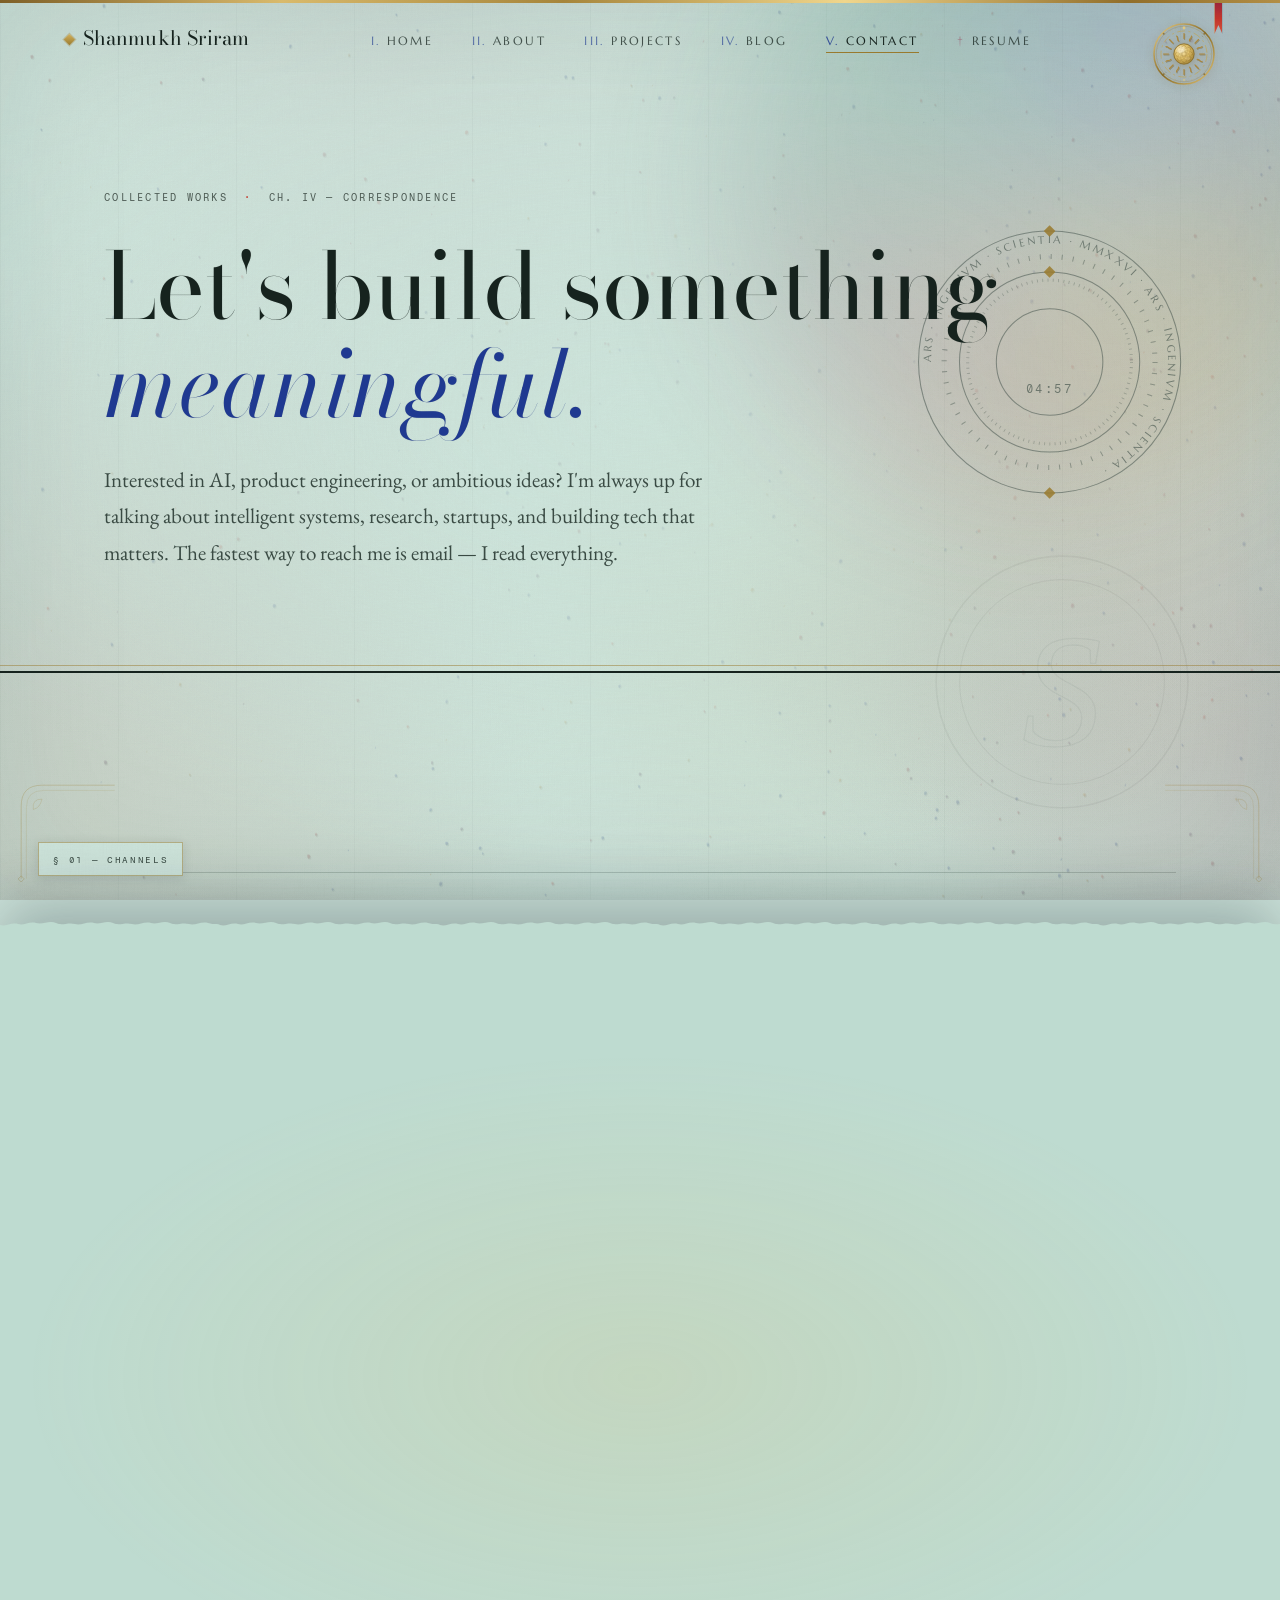
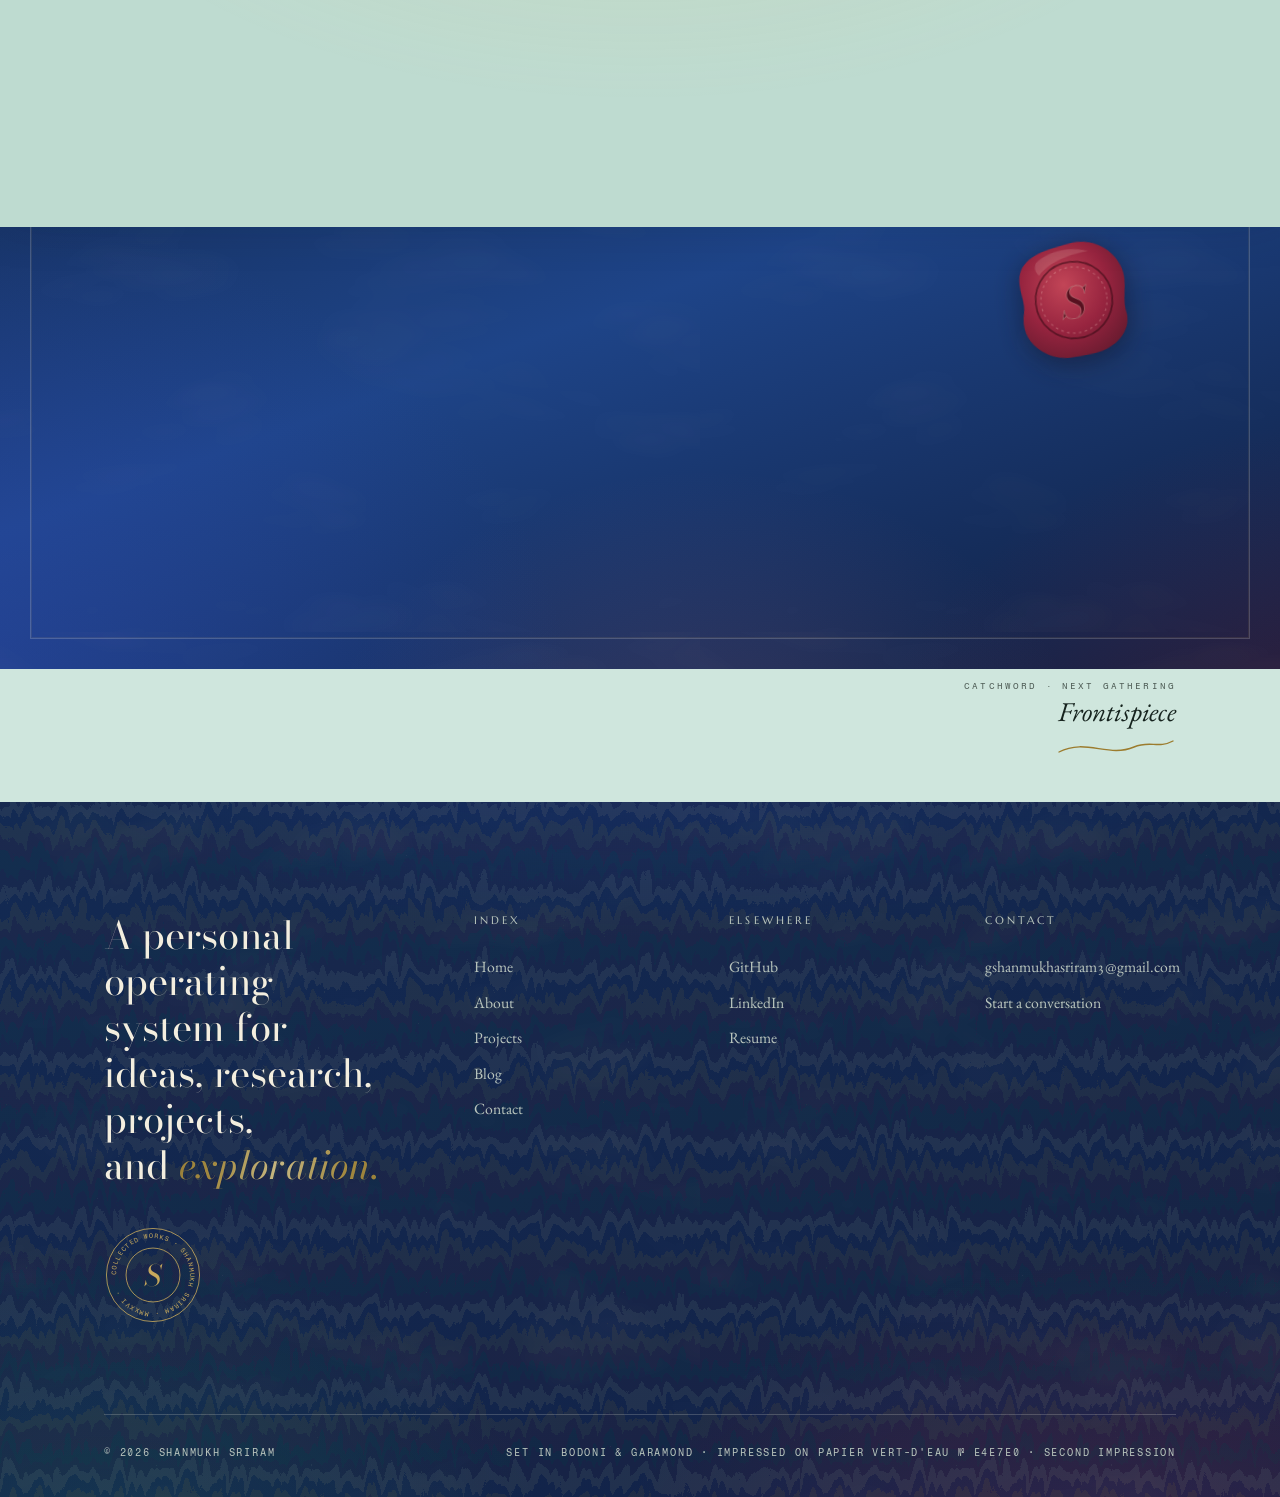
<file: portfolio/contact.html>
<!DOCTYPE html>
<html lang="en">
<head>
<meta charset="UTF-8">
<meta name="viewport" content="width=device-width, initial-scale=1.0">
<meta name="description" content="Get in touch with Shanmukh Sriram — email, LinkedIn, and GitHub.">
<title>Contact — Shanmukh Sriram</title>
<meta name="theme-color" content="#CFE6DD">
<link rel="icon" href="data:image/svg+xml,%3Csvg xmlns='http://www.w3.org/2000/svg' viewBox='0 0 64 64'%3E%3Crect width='64' height='64' fill='%23CFE6DD'/%3E%3Ccircle cx='32' cy='32' r='26' fill='none' stroke='%239C7C2E' stroke-width='2'/%3E%3Ccircle cx='32' cy='32' r='20' fill='none' stroke='%23C6362B' stroke-width='1'/%3E%3Ctext x='32' y='43' font-family='Georgia,serif' font-style='italic' font-size='32' text-anchor='middle' fill='%231F3A93'%3ES%3C/text%3E%3C/svg%3E">
<link rel="preconnect" href="https://fonts.googleapis.com">
<link rel="preconnect" href="https://fonts.gstatic.com" crossorigin>
<link rel="stylesheet" href="css/style.css">
</head>
<body>

<nav class="site-nav">
  <div class="wrap">
    <a href="index.html" class="logo"><span class="dot"></span>Shanmukh Sriram</a>
    <ul class="nav-links">
      <li><a href="index.html">Home</a></li>
      <li><a href="about.html">About</a></li>
      <li><a href="projects.html">Projects</a></li>
      <li><a href="blog.html">Blog</a></li>
      <li><a href="contact.html">Contact</a></li>
      <li><a href="assets/Shanmukh_SriRam_Resume.pdf" target="_blank">Resume</a></li>
    </ul>
    <button class="nav-burger" aria-label="Open menu"><span></span></button>
  </div>
</nav>

<div class="mobile-menu">
  <button class="mobile-menu-close" aria-label="Close menu">✕</button>
  <a href="index.html">Home</a>
  <a href="about.html">About</a>
  <a href="projects.html">Projects</a>
  <a href="blog.html">Blog</a>
  <a href="contact.html">Contact</a>
  <a href="assets/Shanmukh_SriRam_Resume.pdf" target="_blank">Resume</a>
</div>

<!-- ============================= HEADER ============================= -->
<header class="page-header">
  <div class="wrap">
    <div class="crumb" data-reveal>Collected works <span>·</span> Ch. IV — Correspondence</div>
    <h1 data-reveal>Let's build something <em>meaningful.</em></h1>
    <p class="lede" data-reveal>Interested in AI, product engineering, or ambitious ideas? I'm always up for talking about intelligent systems, research, startups, and building tech that matters. The fastest way to reach me is email — I read everything.</p>
  </div>
</header>

<!-- ============================= LEDGER ============================= -->
<main>
<section class="section">
  <div class="wrap">
    <div class="label" data-reveal><span class="num">01</span> Channels</div>
    <div class="ledger">

      <a class="ledger-row" href="mailto:gshanmukhasriram3@gmail.com" data-reveal>
        <span class="ch">Email</span>
        <span class="cv">gshanmukhasriram3@gmail.com</span>
        <span class="arrow">↗</span>
      </a>

      <a class="ledger-row" href="https://www.linkedin.com/in/shanmukh-sriram-0b8bb3333/" target="_blank" rel="noopener" data-reveal>
        <span class="ch">LinkedIn</span>
        <span class="cv">in/shanmukh-sriram</span>
        <span class="arrow">↗</span>
      </a>

      <a class="ledger-row" href="https://github.com/Gshanmuk8" target="_blank" rel="noopener" data-reveal>
        <span class="ch">GitHub</span>
        <span class="cv">github.com/Gshanmuk8</span>
        <span class="arrow">↗</span>
      </a>

      <a class="ledger-row" href="assets/Shanmukh_SriRam_Resume.pdf" target="_blank" data-reveal>
        <span class="ch">Resume</span>
        <span class="cv">Curriculum vitae — PDF</span>
        <span class="arrow">↗</span>
      </a>

    </div>
  </div>
</section>

<!-- ============================= CLOSING ============================= -->
<section class="section plate closing">
  <div class="wrap">
    <div class="label" data-reveal><span class="num">02</span> A note</div>
    <h2 data-reveal>Good conversations start with a <em>real problem.</em></h2>
    <p class="lede" data-reveal>Whether it's an intelligent system you're imagining, a startup you're building, or just a question about how one of my projects works — write to me. If it solves a real problem, I'm interested.</p>
    <div class="cta-row" data-reveal>
      <a href="mailto:gshanmukhasriram3@gmail.com" class="btn btn-solid">Write me an email</a>
      <a href="projects.html" class="tlink">Or browse the work →</a>
    </div>
  </div>
</section>
</main>

<!-- ============================= FOOTER ============================= -->
<footer class="site-footer">
  <div class="wrap">
    <div class="footer-top">
      <div>
        <h3>A personal operating system for ideas, research, projects, and <em>exploration.</em></h3>
        <svg class="press-stamp" viewBox="0 0 120 120" aria-hidden="true">
          <circle cx="60" cy="60" r="57" fill="none" stroke="currentColor" stroke-width="1"/>
          <circle cx="60" cy="60" r="33" fill="none" stroke="currentColor" stroke-width="1"/>
          <g class="stamp-ring">
            <path id="stamp-arc" d="M60,60 m-45,0 a45,45 0 1,1 90,0 a45,45 0 1,1 -90,0" fill="none"/>
            <text font-size="8" letter-spacing="1.1"><textPath href="#stamp-arc">COLLECTED WORKS · SHANMUKH SRIRAM · MMXXVI · </textPath></text>
          </g>
          <text class="stamp-s" x="60" y="61" text-anchor="middle" dominant-baseline="central" font-size="36" fill="currentColor">S</text>
        </svg>
      </div>
      <div class="footer-col">
        <h5>Index</h5>
        <a href="index.html">Home</a>
        <a href="about.html">About</a>
        <a href="projects.html">Projects</a>
        <a href="blog.html">Blog</a>
        <a href="contact.html">Contact</a>
      </div>
      <div class="footer-col">
        <h5>Elsewhere</h5>
        <a href="https://github.com/Gshanmuk8" target="_blank" rel="noopener">GitHub</a>
        <a href="https://www.linkedin.com/in/shanmukh-sriram-0b8bb3333/" target="_blank" rel="noopener">LinkedIn</a>
        <a href="assets/Shanmukh_SriRam_Resume.pdf" target="_blank">Resume</a>
      </div>
      <div class="footer-col">
        <h5>Contact</h5>
        <a href="mailto:gshanmukhasriram3@gmail.com">gshanmukhasriram3@gmail.com</a>
        <a href="mailto:gshanmukhasriram3@gmail.com">Start a conversation</a>
      </div>
    </div>
    <div class="footer-bottom">
      <span>© <span data-year>2026</span> Shanmukh Sriram</span>
      <span>Set in Bodoni &amp; Garamond · Impressed on papier vert-d'eau № E4E7E0 · Second impression</span>
    </div>
  </div>
</footer>

<script src="js/main.js"></script>
</body>
</html>
</file>
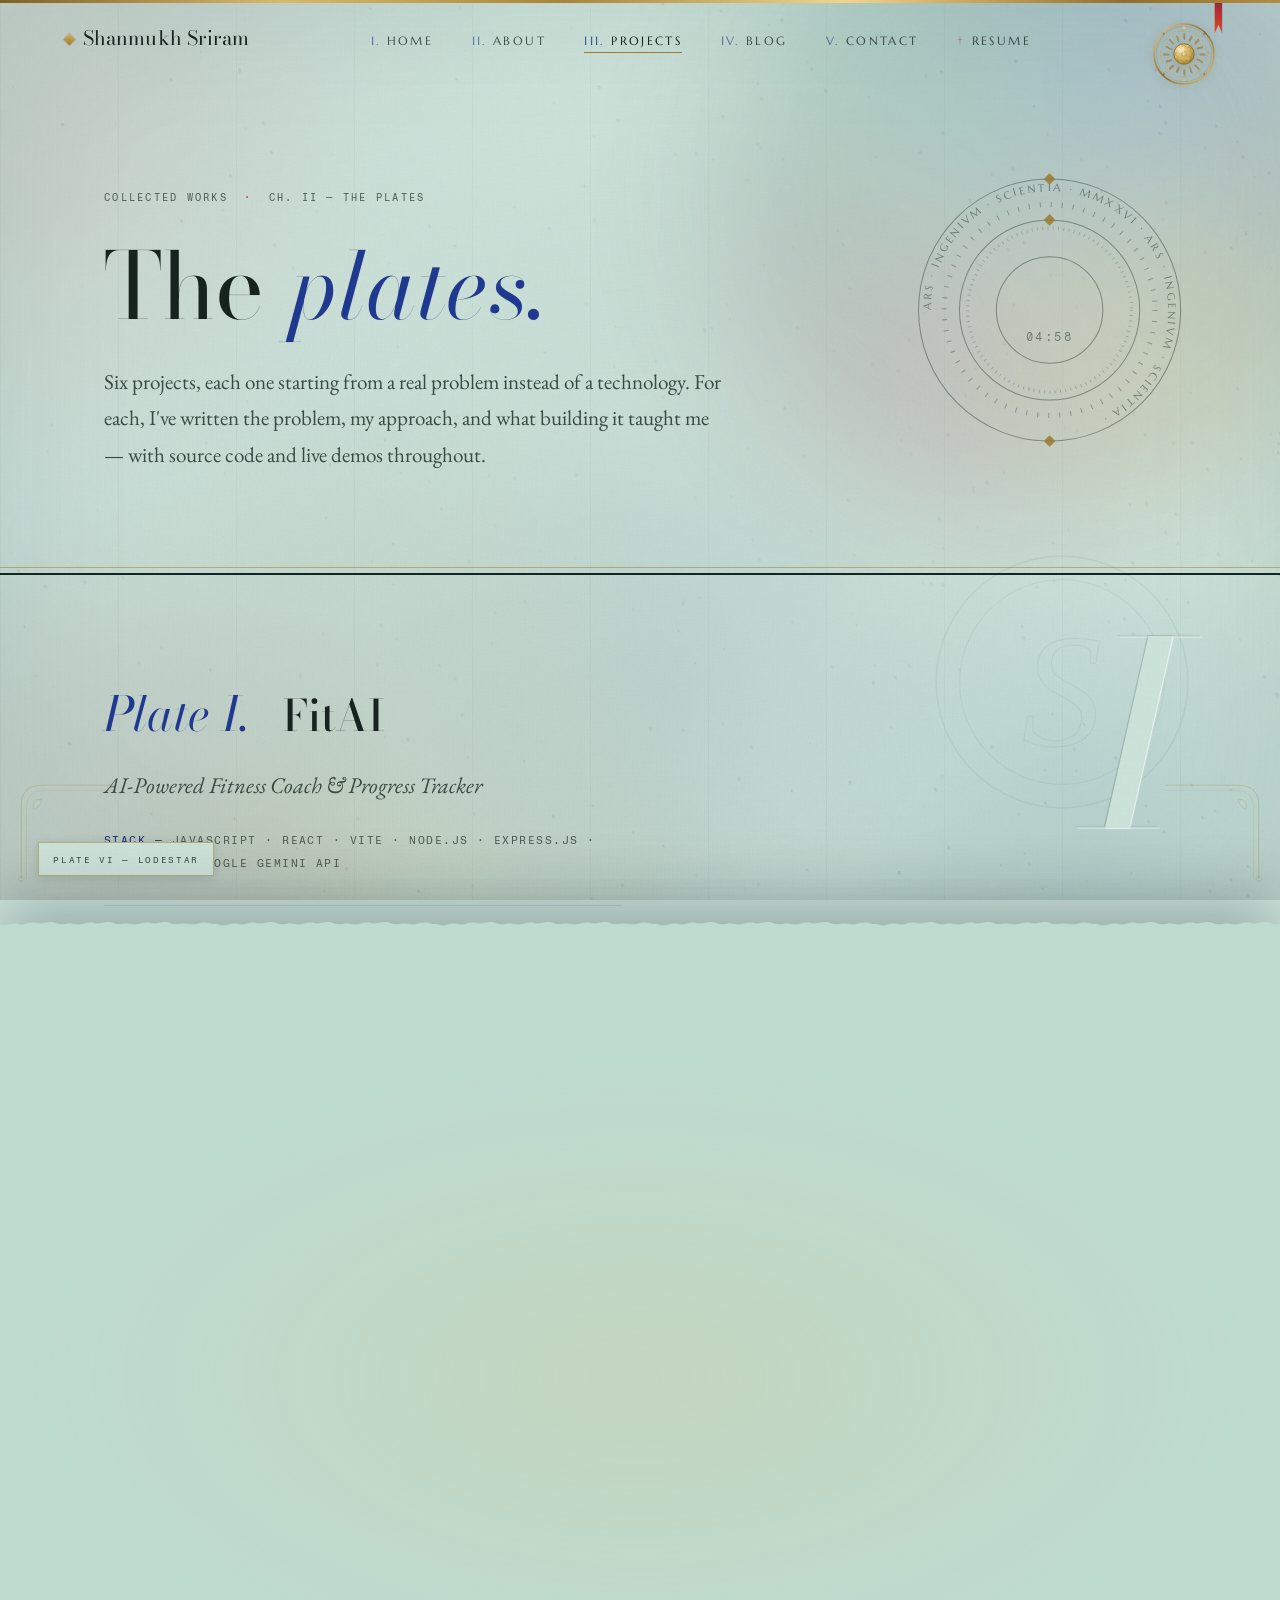
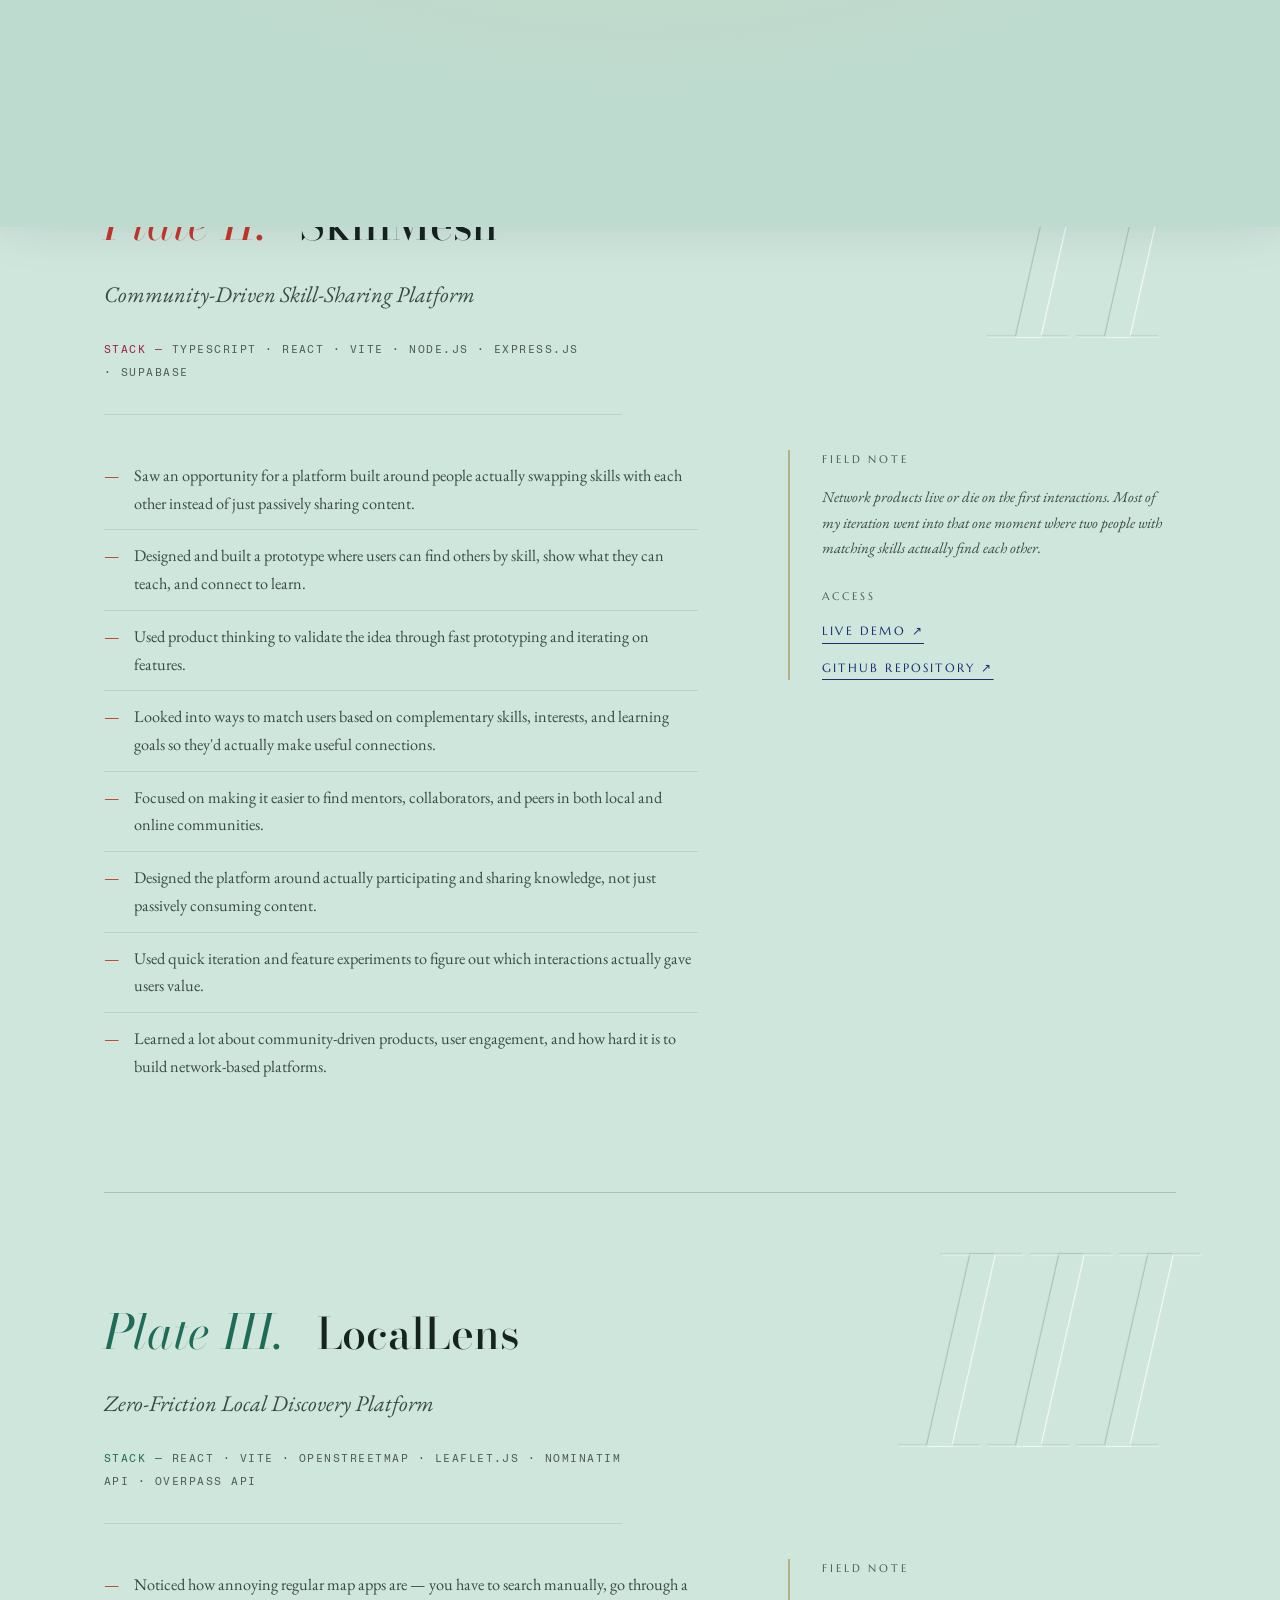
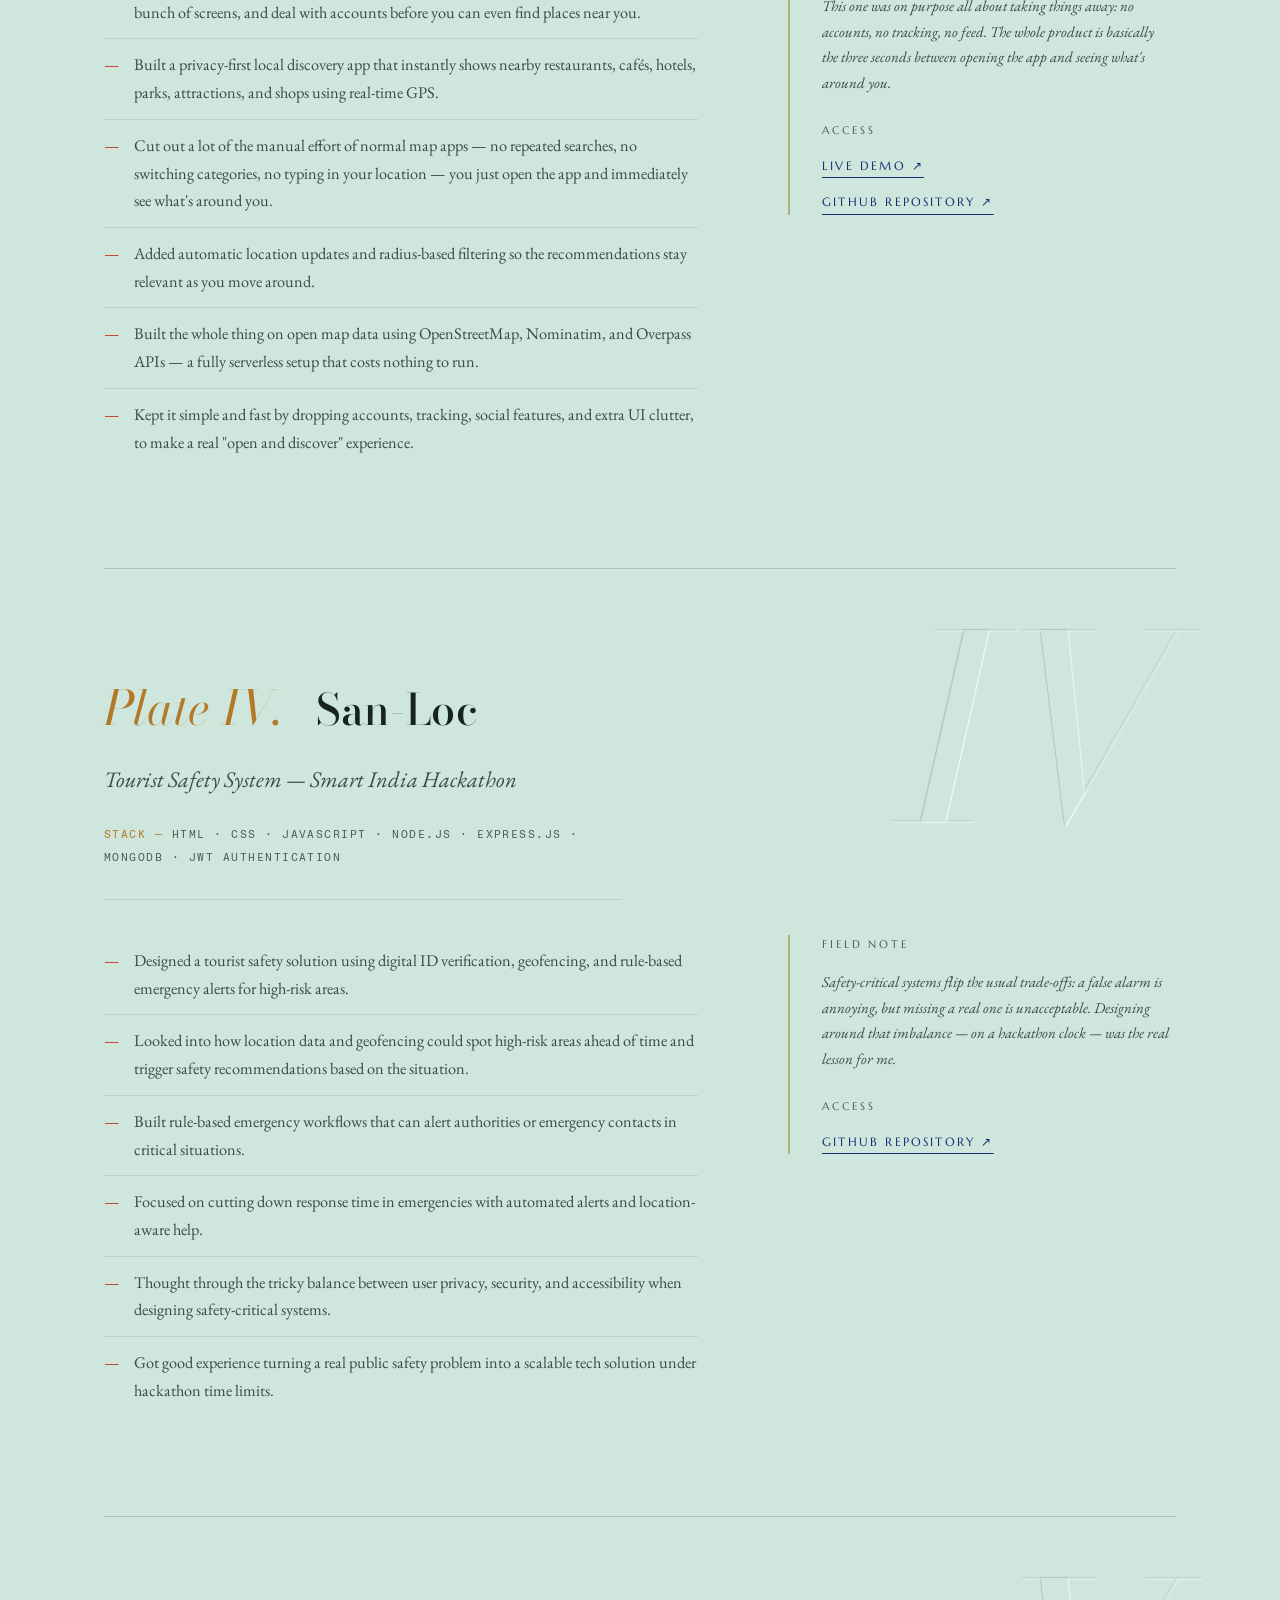
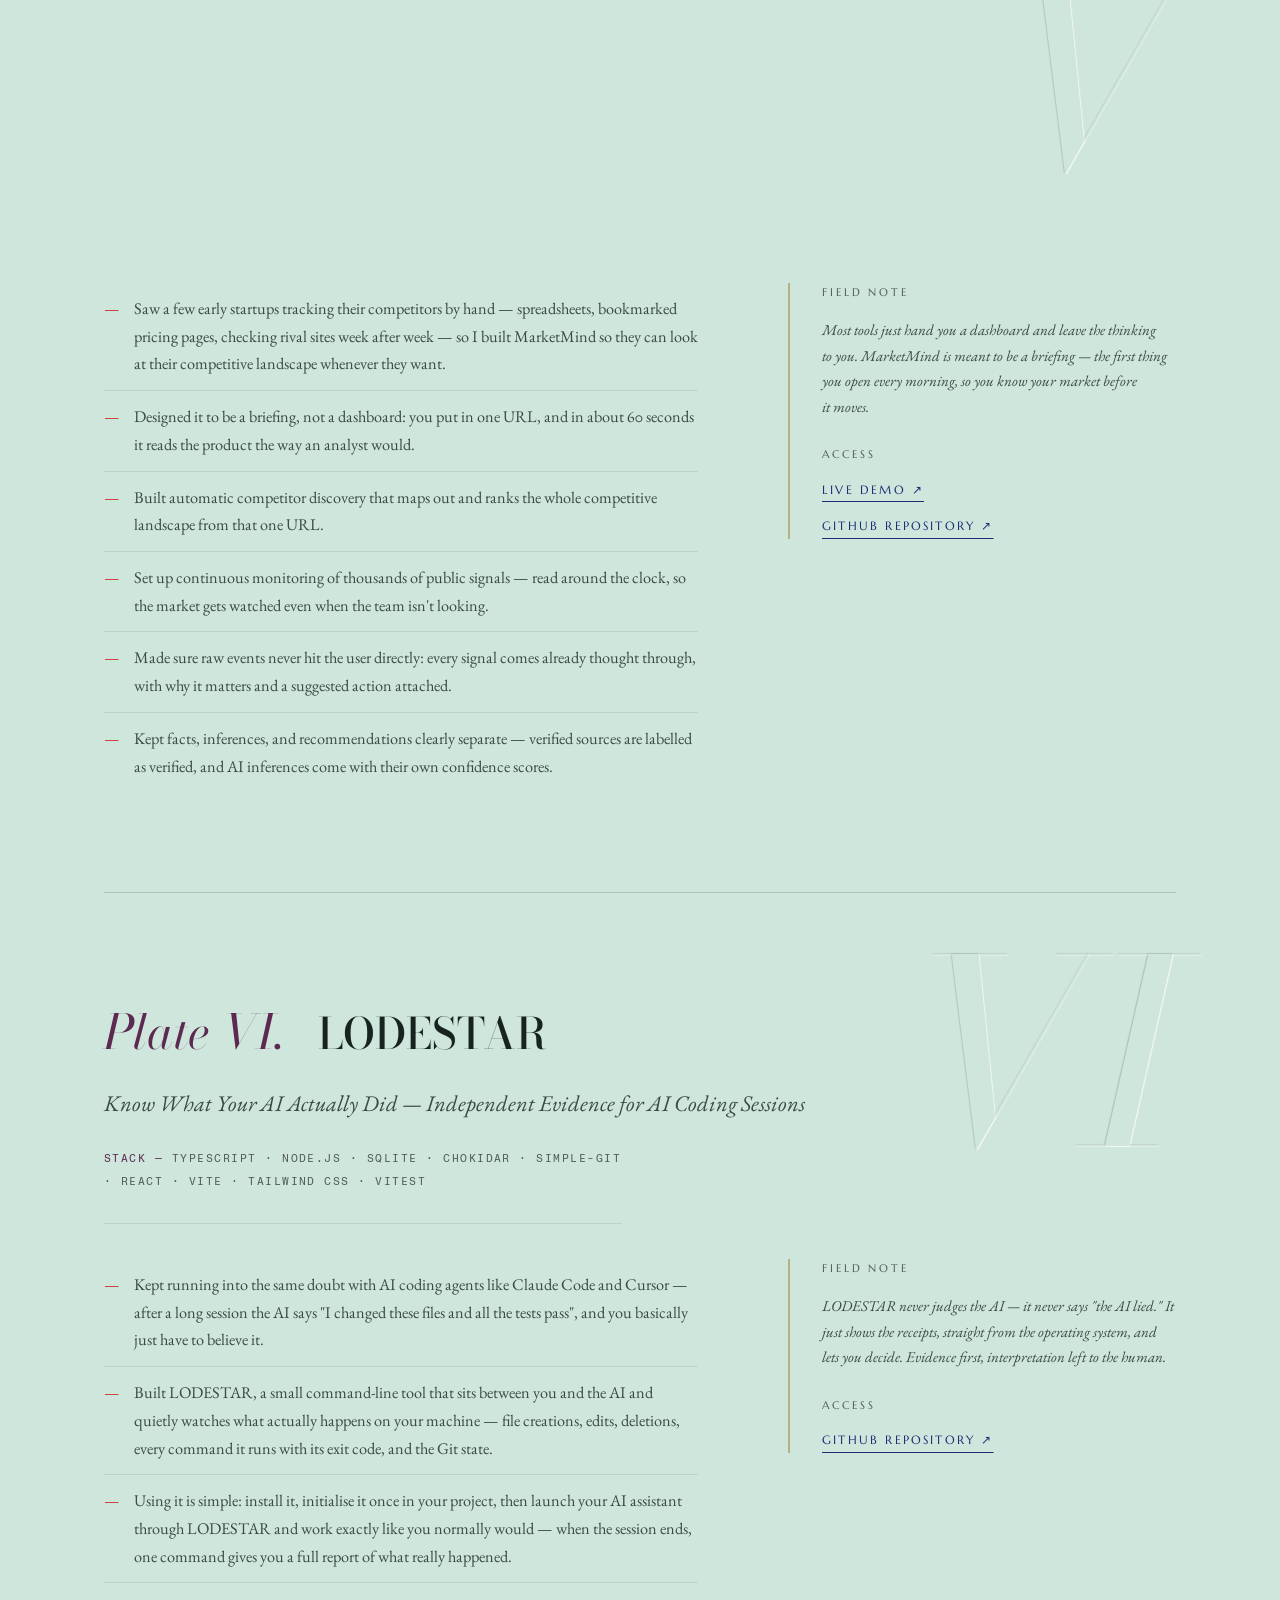
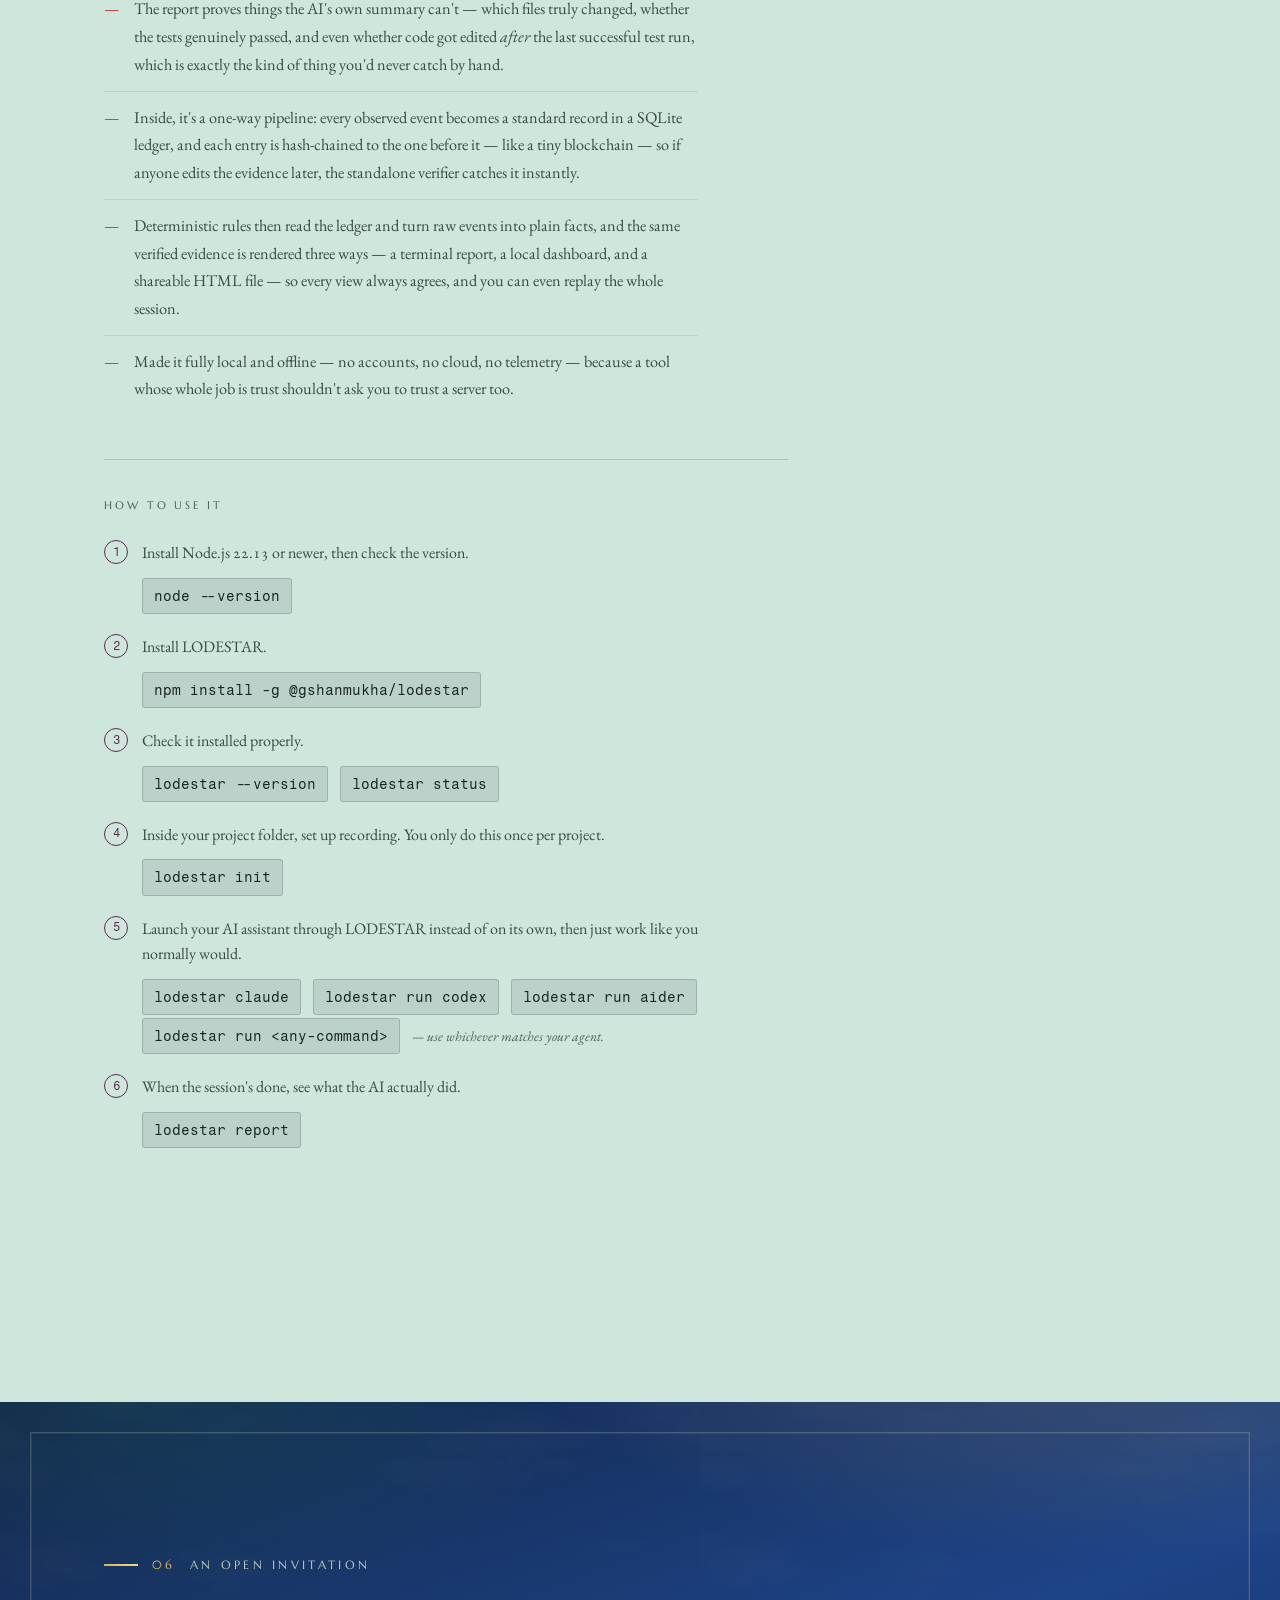
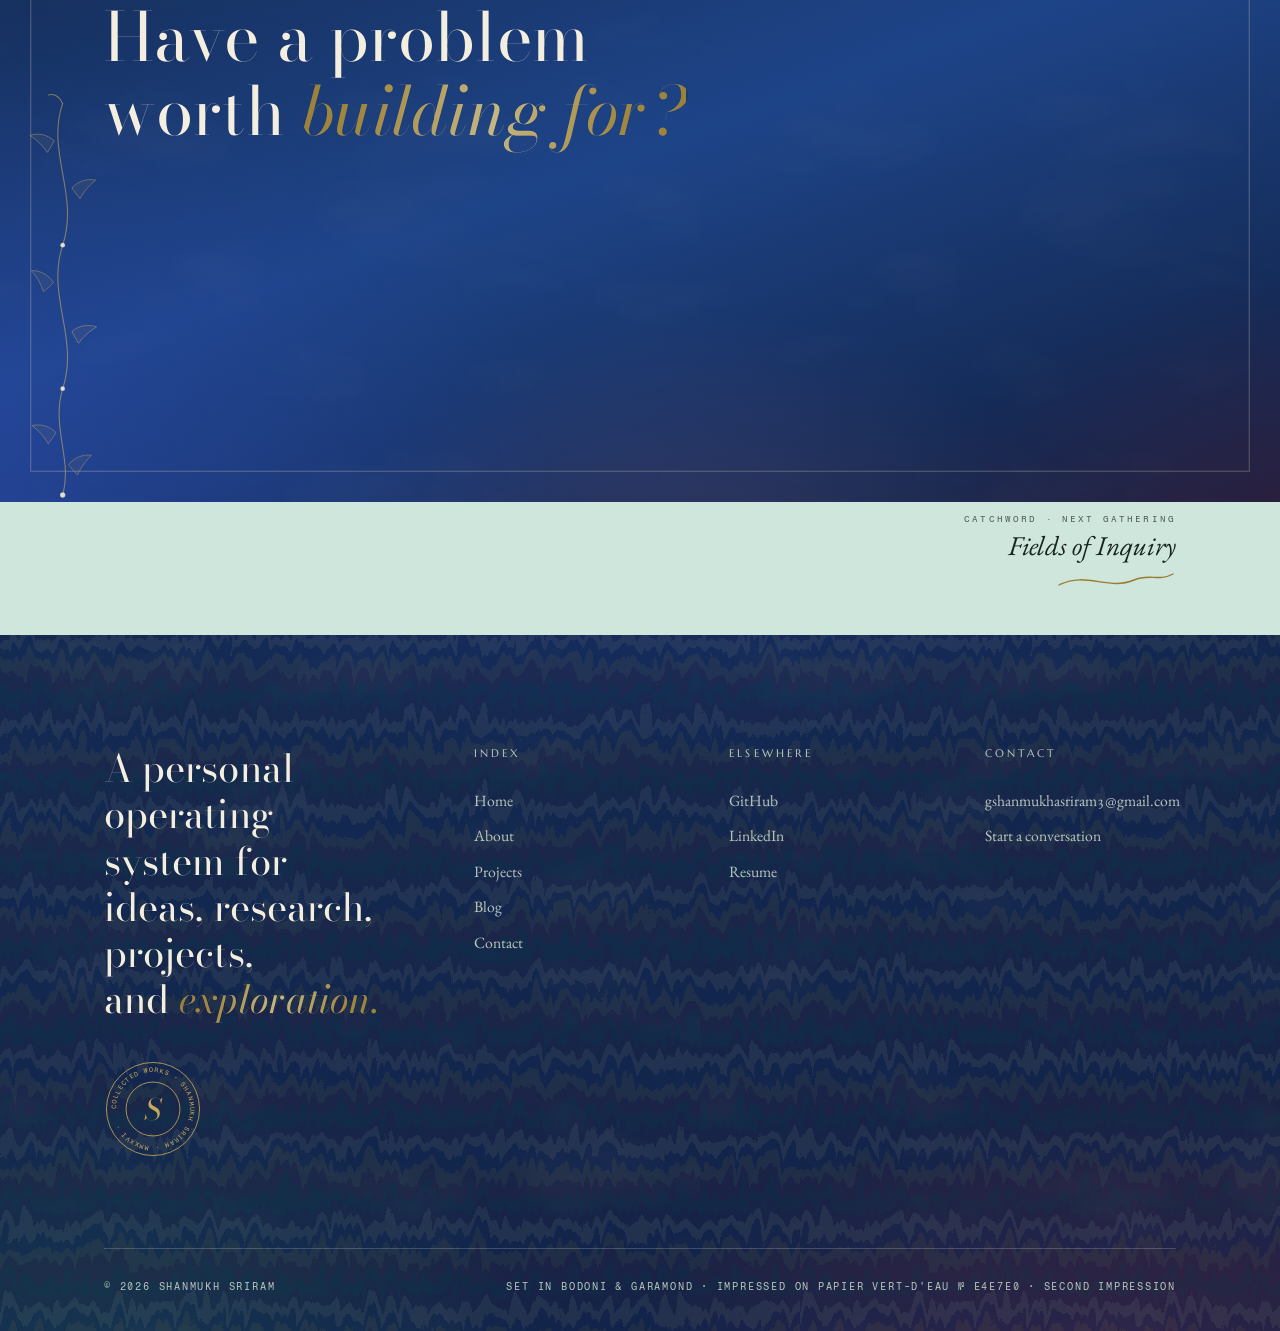
<file: portfolio/projects.html>
<!DOCTYPE html>
<html lang="en">
<head>
<meta charset="UTF-8">
<meta name="viewport" content="width=device-width, initial-scale=1.0">
<meta name="description" content="Selected projects by Shanmukh Sriram — FitAI, SkillMesh, LocalLens, San-Loc, MarketMind, and LODESTAR, an independent evidence recorder for AI coding sessions.">
<title>Projects — Shanmukh Sriram</title>
<meta name="theme-color" content="#CFE6DD">
<link rel="icon" href="data:image/svg+xml,%3Csvg xmlns='http://www.w3.org/2000/svg' viewBox='0 0 64 64'%3E%3Crect width='64' height='64' fill='%23CFE6DD'/%3E%3Ccircle cx='32' cy='32' r='26' fill='none' stroke='%239C7C2E' stroke-width='2'/%3E%3Ccircle cx='32' cy='32' r='20' fill='none' stroke='%23C6362B' stroke-width='1'/%3E%3Ctext x='32' y='43' font-family='Georgia,serif' font-style='italic' font-size='32' text-anchor='middle' fill='%231F3A93'%3ES%3C/text%3E%3C/svg%3E">
<link rel="preconnect" href="https://fonts.googleapis.com">
<link rel="preconnect" href="https://fonts.gstatic.com" crossorigin>
<link rel="stylesheet" href="css/style.css">
</head>
<body>

<nav class="site-nav">
  <div class="wrap">
    <a href="index.html" class="logo"><span class="dot"></span>Shanmukh Sriram</a>
    <ul class="nav-links">
      <li><a href="index.html">Home</a></li>
      <li><a href="about.html">About</a></li>
      <li><a href="projects.html">Projects</a></li>
      <li><a href="blog.html">Blog</a></li>
      <li><a href="contact.html">Contact</a></li>
      <li><a href="assets/Shanmukh_SriRam_Resume.pdf" target="_blank">Resume</a></li>
    </ul>
    <button class="nav-burger" aria-label="Open menu"><span></span></button>
  </div>
</nav>

<div class="mobile-menu">
  <button class="mobile-menu-close" aria-label="Close menu">✕</button>
  <a href="index.html">Home</a>
  <a href="about.html">About</a>
  <a href="projects.html">Projects</a>
  <a href="blog.html">Blog</a>
  <a href="contact.html">Contact</a>
  <a href="assets/Shanmukh_SriRam_Resume.pdf" target="_blank">Resume</a>
</div>

<!-- ============================= HEADER ============================= -->
<header class="page-header">
  <div class="wrap">
    <div class="crumb" data-reveal>Collected works <span>·</span> Ch. II — The plates</div>
    <h1 data-reveal>The <em>plates.</em></h1>
    <p class="lede" data-reveal>Six projects, each one starting from a real problem instead of a technology. For each, I've written the problem, my approach, and what building it taught me — with source code and live demos throughout.</p>
  </div>
</header>

<main>
<div class="wrap">

  <!-- ============================= FOLIO 01 — FITAI ============================= -->
  <article class="folio" data-roman="I" style="border-top:0;">
    <div class="folio-head" data-reveal>
      <span class="folio-no">Plate I.</span>
      <h3>FitAI</h3>
    </div>
    <span class="folio-sub" data-reveal>AI-Powered Fitness Coach &amp; Progress Tracker</span>
    <p class="folio-stack" data-reveal><b>Stack —</b> JavaScript · React · Vite · Node.js · Express.js · Supabase · Google Gemini API</p>
    <div class="folio-grid">
      <span class="margin-note">the plates follow in order of making</span>
      <ul class="notes" data-reveal>
        <li>Spotted a common problem: people struggle with accountability and tracking their progress on their fitness journey.</li>
        <li>Designed and built a full-stack AI fitness platform where users can log workouts, track progress, and get personalised coaching.</li>
        <li>Added secure login, real-time data handling, and AI insights using the Google Gemini API.</li>
        <li>Built a multi-provider AI cascade with health checks and automatic fallback — if Gemini goes down, it falls back to OpenRouter, and then to Groq — so the AI responses stay reliable even within free-tier limits.</li>
        <li>Took the whole thing from the initial idea and problem discovery all the way to deployment and real use, and learned how products change based on user feedback.</li>
        <li>Focused on features that actually help with consistency, motivation, and accountability instead of just tracking workout data.</li>
        <li>Kept iterating on the platform based on testing and how people used it, to figure out what actually gives users value.</li>
        <li>Got real experience balancing engineering decisions, user experience, and product priorities while shipping an AI app.</li>
      </ul>
      <aside class="folio-side" data-reveal>
        <h5>Field note</h5>
        <p class="side-note">The hardest part wasn't the AI — it was reliability. A coach that sometimes doesn't respond is worse than no coach at all, which is the whole reason the provider cascade exists.</p>
        <h5>Access</h5>
        <div class="folio-links">
          <a href="https://fit-ai-teal-nu.vercel.app/" target="_blank" rel="noopener" class="tlink">Live demo ↗</a>
          <a href="https://github.com/Gshanmuk8/FitAI" target="_blank" rel="noopener" class="tlink">GitHub repository ↗</a>
        </div>
      </aside>
    </div>
  </article>

  <!-- ============================= FOLIO 02 — SKILLMESH ============================= -->
  <article class="folio" data-roman="II">
    <div class="folio-head" data-reveal>
      <span class="folio-no">Plate II.</span>
      <h3>SkillMesh</h3>
    </div>
    <span class="folio-sub" data-reveal>Community-Driven Skill-Sharing Platform</span>
    <p class="folio-stack" data-reveal><b>Stack —</b> TypeScript · React · Vite · Node.js · Express.js · Supabase</p>
    <div class="folio-grid">
      <ul class="notes" data-reveal>
        <li>Saw an opportunity for a platform built around people actually swapping skills with each other instead of just passively sharing content.</li>
        <li>Designed and built a prototype where users can find others by skill, show what they can teach, and connect to learn.</li>
        <li>Used product thinking to validate the idea through fast prototyping and iterating on features.</li>
        <li>Looked into ways to match users based on complementary skills, interests, and learning goals so they'd actually make useful connections.</li>
        <li>Focused on making it easier to find mentors, collaborators, and peers in both local and online communities.</li>
        <li>Designed the platform around actually participating and sharing knowledge, not just passively consuming content.</li>
        <li>Used quick iteration and feature experiments to figure out which interactions actually gave users value.</li>
        <li>Learned a lot about community-driven products, user engagement, and how hard it is to build network-based platforms.</li>
      </ul>
      <aside class="folio-side" data-reveal>
        <h5>Field note</h5>
        <p class="side-note">Network products live or die on the first interactions. Most of my iteration went into that one moment where two people with matching skills actually find each other.</p>
        <h5>Access</h5>
        <div class="folio-links">
          <a href="https://skillmash.vercel.app/" target="_blank" rel="noopener" class="tlink">Live demo ↗</a>
          <a href="https://github.com/Gshanmuk8/Skillmash" target="_blank" rel="noopener" class="tlink">GitHub repository ↗</a>
        </div>
      </aside>
    </div>
  </article>

  <!-- ============================= FOLIO 03 — LOCALLENS ============================= -->
  <article class="folio" data-roman="III">
    <div class="folio-head" data-reveal>
      <span class="folio-no">Plate III.</span>
      <h3>LocalLens</h3>
    </div>
    <span class="folio-sub" data-reveal>Zero-Friction Local Discovery Platform</span>
    <p class="folio-stack" data-reveal><b>Stack —</b> React · Vite · OpenStreetMap · Leaflet.js · Nominatim API · Overpass API</p>
    <div class="folio-grid">
      <ul class="notes" data-reveal>
        <li>Noticed how annoying regular map apps are — you have to search manually, go through a bunch of screens, and deal with accounts before you can even find places near you.</li>
        <li>Built a privacy-first local discovery app that instantly shows nearby restaurants, cafés, hotels, parks, attractions, and shops using real-time GPS.</li>
        <li>Cut out a lot of the manual effort of normal map apps — no repeated searches, no switching categories, no typing in your location — you just open the app and immediately see what's around you.</li>
        <li>Added automatic location updates and radius-based filtering so the recommendations stay relevant as you move around.</li>
        <li>Built the whole thing on open map data using OpenStreetMap, Nominatim, and Overpass APIs — a fully serverless setup that costs nothing to run.</li>
        <li>Kept it simple and fast by dropping accounts, tracking, social features, and extra UI clutter, to make a real "open and discover" experience.</li>
      </ul>
      <aside class="folio-side" data-reveal>
        <h5>Field note</h5>
        <p class="side-note">This one was on purpose all about taking things away: no accounts, no tracking, no feed. The whole product is basically the three seconds between opening the app and seeing what's around you.</p>
        <h5>Access</h5>
        <div class="folio-links">
          <a href="https://locallens-ten.vercel.app/" target="_blank" rel="noopener" class="tlink">Live demo ↗</a>
          <a href="https://github.com/Gshanmuk8/locallens" target="_blank" rel="noopener" class="tlink">GitHub repository ↗</a>
        </div>
      </aside>
    </div>
  </article>

  <!-- ============================= FOLIO 04 — SAN-LOC ============================= -->
  <article class="folio" data-roman="IV">
    <div class="folio-head" data-reveal>
      <span class="folio-no">Plate IV.</span>
      <h3>San-Loc</h3>
    </div>
    <span class="folio-sub" data-reveal>Tourist Safety System — Smart India Hackathon</span>
    <p class="folio-stack" data-reveal><b>Stack —</b> HTML · CSS · JavaScript · Node.js · Express.js · MongoDB · JWT Authentication</p>
    <div class="folio-grid">
      <ul class="notes" data-reveal>
        <li>Designed a tourist safety solution using digital ID verification, geofencing, and rule-based emergency alerts for high-risk areas.</li>
        <li>Looked into how location data and geofencing could spot high-risk areas ahead of time and trigger safety recommendations based on the situation.</li>
        <li>Built rule-based emergency workflows that can alert authorities or emergency contacts in critical situations.</li>
        <li>Focused on cutting down response time in emergencies with automated alerts and location-aware help.</li>
        <li>Thought through the tricky balance between user privacy, security, and accessibility when designing safety-critical systems.</li>
        <li>Got good experience turning a real public safety problem into a scalable tech solution under hackathon time limits.</li>
      </ul>
      <aside class="folio-side" data-reveal>
        <h5>Field note</h5>
        <p class="side-note">Safety-critical systems flip the usual trade-offs: a false alarm is annoying, but missing a real one is unacceptable. Designing around that imbalance — on a hackathon clock — was the real lesson for me.</p>
        <h5>Access</h5>
        <div class="folio-links">
          <a href="https://github.com/Gshanmuk8/San-Loc" target="_blank" rel="noopener" class="tlink">GitHub repository ↗</a>
        </div>
      </aside>
    </div>
  </article>

  <!-- ============================= FOLIO 05 — MARKETMIND ============================= -->
  <article class="folio" data-roman="V">
    <div class="folio-head" data-reveal>
      <span class="folio-no">Plate V.</span>
      <h3>MarketMind</h3>
    </div>
    <span class="folio-sub" data-reveal>AI-Powered Competitive Intelligence Platform</span>
    <p class="folio-stack" data-reveal><b>Stack —</b> TypeScript · Next.js · React · Tailwind CSS · Supabase · Prisma · Inngest · OpenRouter</p>
    <div class="folio-grid">
      <ul class="notes" data-reveal>
        <li>Saw a few early startups tracking their competitors by hand — spreadsheets, bookmarked pricing pages, checking rival sites week after week — so I built MarketMind so they can look at their competitive landscape whenever they want.</li>
        <li>Designed it to be a briefing, not a dashboard: you put in one URL, and in about 60 seconds it reads the product the way an analyst would.</li>
        <li>Built automatic competitor discovery that maps out and ranks the whole competitive landscape from that one URL.</li>
        <li>Set up continuous monitoring of thousands of public signals — read around the clock, so the market gets watched even when the team isn't looking.</li>
        <li>Made sure raw events never hit the user directly: every signal comes already thought through, with why it matters and a suggested action attached.</li>
        <li>Kept facts, inferences, and recommendations clearly separate — verified sources are labelled as verified, and AI inferences come with their own confidence scores.</li>
      </ul>
      <aside class="folio-side" data-reveal>
        <h5>Field note</h5>
        <p class="side-note">Most tools just hand you a dashboard and leave the thinking to you. MarketMind is meant to be a briefing — the first thing you open every morning, so you know your market before it moves.</p>
        <h5>Access</h5>
        <div class="folio-links">
          <a href="https://market-mind-tau.vercel.app/" target="_blank" rel="noopener" class="tlink">Live demo ↗</a>
          <a href="https://github.com/Gshanmuk8/MarketMind" target="_blank" rel="noopener" class="tlink">GitHub repository ↗</a>
        </div>
      </aside>
    </div>
  </article>

  <!-- ============================= FOLIO 06 — LODESTAR ============================= -->
  <article class="folio" data-roman="VI">
    <div class="folio-head" data-reveal>
      <span class="folio-no">Plate VI.</span>
      <h3>LODESTAR</h3>
    </div>
    <span class="folio-sub" data-reveal>Know What Your AI Actually Did — Independent Evidence for AI Coding Sessions</span>
    <p class="folio-stack" data-reveal><b>Stack —</b> TypeScript · Node.js · SQLite · Chokidar · simple-git · React · Vite · Tailwind CSS · Vitest</p>
    <div class="folio-grid">
      <ul class="notes" data-reveal>
        <li>Kept running into the same doubt with AI coding agents like Claude Code and Cursor — after a long session the AI says "I changed these files and all the tests pass", and you basically just have to believe it.</li>
        <li>Built LODESTAR, a small command-line tool that sits between you and the AI and quietly watches what actually happens on your machine — file creations, edits, deletions, every command it runs with its exit code, and the Git state.</li>
        <li>Using it is simple: install it, initialise it once in your project, then launch your AI assistant through LODESTAR and work exactly like you normally would — when the session ends, one command gives you a full report of what really happened.</li>
        <li>The report proves things the AI's own summary can't — which files truly changed, whether the tests genuinely passed, and even whether code got edited <em>after</em> the last successful test run, which is exactly the kind of thing you'd never catch by hand.</li>
        <li>Inside, it's a one-way pipeline: every observed event becomes a standard record in a SQLite ledger, and each entry is hash-chained to the one before it — like a tiny blockchain — so if anyone edits the evidence later, the standalone verifier catches it instantly.</li>
        <li>Deterministic rules then read the ledger and turn raw events into plain facts, and the same verified evidence is rendered three ways — a terminal report, a local dashboard, and a shareable HTML file — so every view always agrees, and you can even replay the whole session.</li>
        <li>Made it fully local and offline — no accounts, no cloud, no telemetry — because a tool whose whole job is trust shouldn't ask you to trust a server too.</li>
      </ul>
      <aside class="folio-side" data-reveal>
        <h5>Field note</h5>
        <p class="side-note">LODESTAR never judges the AI — it never says "the AI lied." It just shows the receipts, straight from the operating system, and lets you decide. Evidence first, interpretation left to the human.</p>
        <h5>Access</h5>
        <div class="folio-links">
          <a href="https://github.com/Gshanmuk8/Loadstar" target="_blank" rel="noopener" class="tlink">GitHub repository ↗</a>
        </div>
      </aside>
    </div>

    <!-- ---- How to use it ---- -->
    <div class="howto" data-reveal>
      <h5>How to use it</h5>
      <ol class="howto-list">
        <li>
          <p>Install Node.js 22.13 or newer, then check the version.</p>
          <code>node --version</code>
        </li>
        <li>
          <p>Install LODESTAR.</p>
          <code>npm install -g @gshanmukha/lodestar</code>
        </li>
        <li>
          <p>Check it installed properly.</p>
          <code>lodestar --version</code>
          <code>lodestar status</code>
        </li>
        <li>
          <p>Inside your project folder, set up recording. You only do this once per project.</p>
          <code>lodestar init</code>
        </li>
        <li>
          <p>Launch your AI assistant through LODESTAR instead of on its own, then just work like you normally would.</p>
          <code>lodestar claude</code>
          <code>lodestar run codex</code>
          <code>lodestar run aider</code>
          <code>lodestar run &lt;any-command&gt;</code>
          <span class="howto-note">— use whichever matches your agent.</span>
        </li>
        <li>
          <p>When the session's done, see what the AI actually did.</p>
          <code>lodestar report</code>
        </li>
      </ol>
    </div>
  </article>

</div>

<!-- ============================= CLOSING ============================= -->
<section class="section plate closing" style="margin-top:var(--sect);">
  <div class="wrap">
    <div class="label" data-reveal><span class="num">06</span> An open invitation</div>
    <h2 data-reveal>Have a problem worth <em>building for?</em></h2>
    <p class="lede" data-reveal>I'm always up for talking about intelligent systems, research, startups, and building tech that actually matters.</p>
    <div class="cta-row" data-reveal>
      <a href="contact.html" class="btn btn-solid">Let's build something meaningful</a>
    </div>
  </div>
</section>
</main>

<!-- ============================= FOOTER ============================= -->
<footer class="site-footer">
  <div class="wrap">
    <div class="footer-top">
      <div>
        <h3>A personal operating system for ideas, research, projects, and <em>exploration.</em></h3>
        <svg class="press-stamp" viewBox="0 0 120 120" aria-hidden="true">
          <circle cx="60" cy="60" r="57" fill="none" stroke="currentColor" stroke-width="1"/>
          <circle cx="60" cy="60" r="33" fill="none" stroke="currentColor" stroke-width="1"/>
          <g class="stamp-ring">
            <path id="stamp-arc" d="M60,60 m-45,0 a45,45 0 1,1 90,0 a45,45 0 1,1 -90,0" fill="none"/>
            <text font-size="8" letter-spacing="1.1"><textPath href="#stamp-arc">COLLECTED WORKS · SHANMUKH SRIRAM · MMXXVI · </textPath></text>
          </g>
          <text class="stamp-s" x="60" y="61" text-anchor="middle" dominant-baseline="central" font-size="36" fill="currentColor">S</text>
        </svg>
      </div>
      <div class="footer-col">
        <h5>Index</h5>
        <a href="index.html">Home</a>
        <a href="about.html">About</a>
        <a href="projects.html">Projects</a>
        <a href="blog.html">Blog</a>
        <a href="contact.html">Contact</a>
      </div>
      <div class="footer-col">
        <h5>Elsewhere</h5>
        <a href="https://github.com/Gshanmuk8" target="_blank" rel="noopener">GitHub</a>
        <a href="https://www.linkedin.com/in/shanmukh-sriram-0b8bb3333/" target="_blank" rel="noopener">LinkedIn</a>
        <a href="assets/Shanmukh_SriRam_Resume.pdf" target="_blank">Resume</a>
      </div>
      <div class="footer-col">
        <h5>Contact</h5>
        <a href="mailto:gshanmukhasriram3@gmail.com">gshanmukhasriram3@gmail.com</a>
        <a href="contact.html">Start a conversation</a>
      </div>
    </div>
    <div class="footer-bottom">
      <span>© <span data-year>2026</span> Shanmukh Sriram</span>
      <span>Set in Bodoni &amp; Garamond · Impressed on papier vert-d'eau № E4E7E0 · Second impression</span>
    </div>
  </div>
</footer>

<script src="js/main.js"></script>
</body>
</html>
</file>
<file: portfolio/css/style.css>
/* =========================================================================
   SHANMUKH SRIRAM — an illuminated codex
   Not a website: a painted manuscript. The page is the panel.
   Pigment cabinet of Europe — Italian oltremare, French bleu & rose,
   Spanish carmín & ochre, Russian cinnabar, malachite, imperial gold.
   Colours are orchestrated, not scattered: each plate takes its own pigment.
   ========================================================================= */

@import url('https://fonts.googleapis.com/css2?family=Bodoni+Moda:ital,opsz,wght@0,6..96,400..700;1,6..96,400..700&family=EB+Garamond:ital,wght@0,400..700;1,400..700&family=Fragment+Mono:ital@0;1&family=Marcellus&display=swap');

:root{
  /* ---- Ground — eau-de-nil daylight (rare celadon; no beige/grey/white) */
  --paper:      #CFE6DD;   /* eau-de-nil — antique Sèvres celadon ground   */
  --paper-deep: #BEDBD0;   /* a deeper wash of the same celadon            */
  --plaster:    #C6E1D7;   /* celadon panel (former beige fresco, retired) */
  --night:      #10264A;   /* rich lapis-blue illuminated plate (accent)   */
  --night-soft: #17356A;
  --bistre:     #0F1E3E;

  --ink:        #16231E;   /* deep viridian-black — the writing            */
  --ink-soft:   #3A4B44;
  --ink-faint:  #4F5D56;   /* deep enough to hold 4.5:1 on the celadon ground */
  --cream:      #F3EEDF;
  --cream-soft: #BAC6BE;

  /* ---- The pigment cabinet — saturated, for glass on celadon --------- */
  --lapis:      #1F3A93;   /* IT · oltremare, ground lapis lazuli          */
  --lapis-ink:  #1A2F74;
  --klein:      #0E2FA0;   /* FR · Klein / Sèvres blue                     */
  --vermilion:  #C6362B;   /* RU/IT · cinnabar                             */
  --carmine:    #97243F;   /* ES · cochineal carmín                        */
  --malachite:  #1E6B57;   /* RU · malachite green                         */
  --verdigris:  #4E6B5D;   /* weathered bronze                             */
  --ochre:      #B27A28;   /* ES · Spanish ochre                           */
  --naples:     #E0BE6B;   /* IT · Naples yellow                           */
  --rose:       #BE6E86;   /* FR · Pompadour rose                          */
  --tyrian:     #5C2A50;   /* imperial purple                              */
  --gold:       #9C7C2E;   /* or bruni — burnished gold leaf on light      */
  --gold-bright:#D6B45E;   /* gold catching lamplight, on the plates       */

  --accent:     var(--lapis);
  --accent-ink: var(--lapis-ink);

  --line:       rgba(20,34,29,.18);
  --line-soft:  rgba(20,34,29,.10);
  --line-gold:  rgba(156,124,46,.5);
  --line-cream: rgba(243,238,223,.20);
  --veil-rgb:   207,230,221;   /* the breath of ground colour behind text */

  /* ---- Type ------------------------------------------------------------ */
  --f-display:'Bodoni Moda', 'Didot', 'Georgia', serif;
  --f-serif:  'EB Garamond', 'Garamond', 'Georgia', serif;
  --f-caps:   'Marcellus', 'Trajan Pro', serif;
  --f-mono:   'Fragment Mono', 'Courier New', monospace;

  /* ---- Rhythm ---------------------------------------------------------- */
  --wrap: 1200px;
  --gutter: clamp(22px, 5vw, 64px);
  --sect: clamp(90px, 12vw, 160px);
  --ease: cubic-bezier(.22,.61,.24,1);
}

/* ---- Reset --------------------------------------------------------------- */
*,*::before,*::after{ box-sizing:border-box; margin:0; padding:0; }
html{ scroll-behavior:smooth; }
body{
  color:var(--ink);
  font-family:var(--f-serif);
  font-weight:400;
  font-size:19px;
  line-height:1.62;
  font-variant-numeric:oldstyle-nums;
  font-variant-ligatures:common-ligatures contextual;
  font-synthesis:none;
  -webkit-font-smoothing:antialiased;
  text-rendering:optimizeLegibility;
  animation:page-in .8s var(--ease) both;
  /* The painted vellum ground: faint pigment washes bled into the paper,
     the way watercolour blooms and settles at the tide-lines. */
  background:
    /* foxing — the small age-spots of true vellum, placed, not scattered */
    radial-gradient(42px 34px at 23% 81%, rgba(140,105,55,.055), transparent 100%),
    radial-gradient(30px 26px at 87% 14%, rgba(140,105,55,.05), transparent 100%),
    radial-gradient(24px 20px at 64% 94%, rgba(120,90,48,.045), transparent 100%),
    radial-gradient(90% 90% at 50% -8%, rgba(224,190,107,.10), transparent 55%),
    radial-gradient(135% 115% at 6% -12%, rgba(31,58,147,.13), transparent 48%),
    radial-gradient(120% 120% at 104% 4%, rgba(198,54,43,.11), transparent 46%),
    radial-gradient(130% 130% at 96% 112%, rgba(30,107,87,.15), transparent 52%),
    radial-gradient(120% 120% at -8% 108%, rgba(190,110,134,.13), transparent 48%),
    var(--paper);
  background-attachment:fixed;
}
body.is-leaving{ animation:page-out .35s ease both; }
@keyframes page-in { from{ opacity:0; } to{ opacity:1; } }
@keyframes page-out{ from{ opacity:1; } to{ opacity:0; } }

/* Two layers of tooth: fine paper grain + a broader marbled swirl. */
body::before{
  content:''; position:fixed; inset:0; z-index:500; pointer-events:none;
  background-image:url("data:image/svg+xml;utf8,<svg xmlns='http://www.w3.org/2000/svg' width='300' height='300'><filter id='n'><feTurbulence type='fractalNoise' baseFrequency='0.7' numOctaves='2' stitchTiles='stitch'/><feColorMatrix type='saturate' values='0'/></filter><rect width='300' height='300' filter='url(%23n)'/></svg>");
  opacity:.05; mix-blend-mode:multiply;
}
/* Tranche dorée — the gilded edge of the closed volume, along the top. */
body::after{
  content:''; position:fixed; top:0; left:0; right:0; height:3px; z-index:600;
  pointer-events:none;
  background:linear-gradient(90deg,
    #7E5F27 0%, #D9BA6C 14%, #A6853B 32%, #EBD089 50%,
    #916E2A 68%, #CDA85B 86%, #7E5F27 100%);
}

img{ max-width:100%; display:block; }
a{ color:inherit; text-decoration:none; }
ul{ list-style:none; }
::selection{ background:var(--lapis); color:#F3EEDF; }

/* ---- Keyboard focus — a gold-tooled frame, as stamped on a binding ------ */
:where(a, button, [tabindex]):focus-visible{
  outline:2px solid var(--gold);
  outline-offset:3px;
  box-shadow:0 0 0 6px rgba(31,58,147,.14);
  border-radius:1px;
}
.plate :where(a, button):focus-visible,
.site-footer :where(a, button):focus-visible,
.mobile-menu :where(a, button):focus-visible{
  outline-color:var(--gold-bright);
  box-shadow:0 0 0 6px rgba(214,180,94,.18);
}

/* ---- Skip link — a bookplate that surfaces for keyboard readers -------- */
.skip-link{
  position:fixed; top:12px; left:12px; z-index:900;
  font-family:var(--f-caps); font-size:.72rem;
  letter-spacing:.24em; text-transform:uppercase;
  color:var(--ink); background:var(--cream);
  border:1px solid var(--gold); box-shadow:0 2px 14px rgba(11,22,34,.18);
  padding:12px 20px;
  transform:translateY(-260%);
  transition:transform .3s var(--ease);
}
.skip-link:focus-visible{ transform:none; }

.wrap{ max-width:var(--wrap); margin:0 auto; padding:0 var(--gutter); position:relative; }

/* =========================================================================
   TYPOGRAPHY
   ========================================================================= */
h1,h2,h3{
  font-family:var(--f-display);
  font-weight:400;
  line-height:1.06;
  letter-spacing:.002em;
  font-variant-numeric:lining-nums;
  text-wrap:balance;
  text-shadow:0 0 .8px rgba(23,23,18,.22);
}
h1{ font-size:clamp(2.9rem, 7.2vw, 6rem); }
h2{ font-size:clamp(2rem, 4.4vw, 3.4rem); line-height:1.1; }
h3{ font-size:clamp(1.5rem, 2.6vw, 2.1rem); line-height:1.2; font-weight:500; }
h1 em, h2 em, h3 em{ font-style:italic; font-weight:400; color:var(--lapis); }

p{ text-wrap:pretty; }
@supports (hanging-punctuation: first){
  body{ hanging-punctuation:first allow-end; }
}

.hero h1, .page-header h1{ animation:typeset 1.4s var(--ease) .15s both; }
@keyframes typeset{
  from{ font-variation-settings:'opsz' 6; opacity:0; }
  to{ font-variation-settings:'opsz' 96; opacity:1; }
}

.lede{
  font-size:clamp(1.12rem, 1.7vw, 1.32rem);
  line-height:1.72;
  color:var(--ink-soft);
  max-width:62ch;
}

/* Lapidary label — carved capitals, a gilt rule, a pigment tick. */
.label{
  display:flex; align-items:center; gap:14px;
  font-family:var(--f-caps);
  font-size:.74rem;
  letter-spacing:.28em;
  text-transform:uppercase;
  color:var(--ink-faint);
  margin-bottom:26px;
}
.label::before{
  content:''; width:34px; height:2px; flex:none;
  background:linear-gradient(90deg, var(--gold), var(--gold-bright), var(--gold));
  background-size:220% 100%;
  background-position:calc(var(--lx, .5) * 100%) 0;  /* the rule answers the lamp */
}
.label .num{ color:var(--lapis); }

.section{ padding:var(--sect) 0; position:relative; }
.section--line{ border-top:1px solid var(--line); }

/* A painted fresco plate — warm plaster, pigment blooms sunk into the wall. */
.section--deep{
  --page-tone:var(--plaster);
  position:relative;
  border-top:1px solid var(--line);
  border-bottom:1px solid var(--line);
  background:
    radial-gradient(90% 80% at 12% -8%, rgba(30,107,87,.16), transparent 55%),
    radial-gradient(80% 90% at 100% 40%, rgba(190,110,134,.16), transparent 58%),
    radial-gradient(120% 90% at 60% 120%, rgba(31,58,147,.12), transparent 60%),
    linear-gradient(160deg, #C6E1D7, #B7D5CA);
}
.section--deep::before{
  content:''; position:absolute; inset:0; pointer-events:none; z-index:0;
  background-image:url("data:image/svg+xml;utf8,<svg xmlns='http://www.w3.org/2000/svg' width='600' height='600'><filter id='f'><feTurbulence type='fractalNoise' baseFrequency='0.012 0.016' numOctaves='4' seed='11' stitchTiles='stitch'/><feColorMatrix type='matrix' values='0 0 0 0 0.35 0 0 0 0 0.28 0 0 0 0 0.16 0 0 0 0.5 -0.18'/></filter><rect width='600' height='600' filter='url(%23f)'/></svg>");
  background-size:600px 600px; opacity:.10; mix-blend-mode:multiply;
}
.section--deep > .wrap{ position:relative; z-index:1; }

/* The dark illuminated plate — lapis night, imperial gold halo, silk moiré. */
.plate{
  position:relative;
  color:var(--cream);
  background:
    radial-gradient(90% 70% at 86% -14%, rgba(214,180,94,.20), transparent 52%),
    radial-gradient(60% 80% at 14% -12%, rgba(30,107,87,.30), transparent 55%),
    radial-gradient(85% 120% at -6% 108%, rgba(46,74,180,.5), transparent 60%),
    radial-gradient(70% 90% at 108% 118%, rgba(151,36,63,.32), transparent 58%),
    radial-gradient(50% 70% at 55% 115%, rgba(190,110,134,.20), transparent 60%),
    linear-gradient(160deg, #12264A 0%, #1E4488 50%, #0F1E3E 100%);
}
.plate::before{
  content:''; position:absolute; inset:0; pointer-events:none;
  background-image:url("data:image/svg+xml;utf8,<svg xmlns='http://www.w3.org/2000/svg' width='700' height='700'><filter id='m'><feTurbulence type='turbulence' baseFrequency='0.004 0.010' numOctaves='3' seed='7' stitchTiles='stitch'/><feColorMatrix type='matrix' values='0 0 0 0 0.84 0 0 0 0 0.70 0 0 0 0 0.37 0 0 0 0.8 -0.3'/></filter><rect width='700' height='700' filter='url(%23m)'/></svg>");
  background-size:700px 700px; opacity:.09; mix-blend-mode:screen;
}
/* gilt fillet framing the plate, as tooled on a binding */
.plate::after{
  content:''; position:absolute; inset:clamp(14px,2.4vw,30px); pointer-events:none;
  border:1px solid var(--line-cream);
  box-shadow:inset 0 0 0 1px rgba(214,180,94,.10);
}
.plate > .wrap{ position:relative; z-index:1; }
.plate .label{ color:var(--cream-soft); }
.plate .label::before{ background:linear-gradient(90deg, var(--gold-bright), #F0D791); }
.plate .label .num{ color:var(--gold-bright); }
.plate .lede{ color:var(--cream-soft); }
.plate h1 em,.plate h2 em{ color:var(--gold-bright); }

.section-head{ max-width:840px; margin-bottom:clamp(48px, 7vw, 84px); }
.section-head h2{ margin-bottom:22px; }
/* an illuminated fleuron closing the section title */
.section-head h2::after{
  content:'❧'; display:inline-block; margin-left:.35em;
  font-family:var(--f-serif); font-style:italic;
  font-size:.62em; color:var(--gold); transform:translateY(-.05em);
  opacity:.85;
}
.plate .section-head h2::after{ color:var(--gold-bright); }

/* =========================================================================
   NAVIGATION
   ========================================================================= */
.site-nav{
  position:fixed; inset:0 0 auto 0; z-index:100;
  padding:22px 0;
  transition:padding .4s var(--ease), background .4s var(--ease), box-shadow .4s var(--ease);
}
.site-nav .wrap{
  max-width:none;
  display:flex; align-items:baseline; justify-content:space-between; gap:30px;
}
.site-nav.is-scrolled{
  padding:14px 0;
  background:rgba(207,230,221,.90);
  backdrop-filter:blur(14px) saturate(1.1);
  box-shadow:0 1px 0 var(--line-gold);
}
.plate-page .site-nav:not(.is-scrolled){ color:var(--cream); }

.logo{
  font-family:var(--f-display);
  font-size:1.24rem;
  letter-spacing:.005em;
  white-space:nowrap;
}
.logo .dot{
  display:inline-block; width:8px; height:8px; margin-right:11px;
  background:linear-gradient(135deg, var(--gold-bright), var(--gold));
  transform:rotate(45deg) translateY(-2px);
  box-shadow:0 0 0 1px rgba(166,133,59,.35);
}
.nav-links{ display:flex; gap:clamp(18px, 3vw, 40px); }
.nav-links a{
  font-family:var(--f-caps);
  font-size:.74rem; letter-spacing:.2em; text-transform:uppercase;
  color:inherit; opacity:.74;
  padding-bottom:4px;
  border-bottom:1px solid transparent;
  transition:opacity .3s, border-color .3s;
}
.nav-links a:hover{ opacity:1; }
.nav-links a.is-active{ opacity:1; border-color:var(--gold); }

.nav-links{ counter-reset:chapter; }
.nav-links li{ counter-increment:chapter; }
.nav-links a::before{
  content:counter(chapter, lower-roman) ".\00a0";
  color:var(--lapis); opacity:.85;
}
.nav-links li:last-child a::before{ content:'\2020\00a0'; color:var(--carmine); }

.nav-burger{
  display:none;
  background:none; border:0; cursor:pointer;
  width:34px; height:22px; position:relative; color:inherit;
}
.nav-burger span, .nav-burger::before, .nav-burger::after{
  content:''; position:absolute; left:0; right:0; height:1px; background:currentColor;
  transition:transform .3s var(--ease);
}
.nav-burger::before{ top:3px; } .nav-burger span{ top:11px; } .nav-burger::after{ top:19px; }

.mobile-menu{
  position:fixed; inset:0; z-index:200;
  color:var(--cream);
  background:
    radial-gradient(80% 60% at 85% -10%, rgba(214,180,94,.16), transparent 55%),
    radial-gradient(90% 120% at -5% 110%, rgba(31,58,147,.5), transparent 60%),
    linear-gradient(160deg, var(--night), var(--bistre));
  display:flex; flex-direction:column; justify-content:center;
  padding:0 var(--gutter);
  opacity:0; visibility:hidden;
  transition:opacity .45s var(--ease), visibility .45s;
}
.mobile-menu.is-open{ opacity:1; visibility:visible; }
.mobile-menu{ counter-reset:chapter; }
.mobile-menu a{
  font-family:var(--f-display);
  font-size:clamp(2rem, 8vw, 3.2rem);
  padding:12px 0;
  border-bottom:1px solid var(--line-cream);
  display:flex; justify-content:flex-start; align-items:baseline;
  counter-increment:chapter;
  transition:padding-left .35s var(--ease), color .35s;
}
.mobile-menu a::before{
  content:counter(chapter, lower-roman);
  font-family:var(--f-mono); font-size:.85rem; letter-spacing:.1em;
  color:var(--gold-bright); margin-right:22px; min-width:1.6em;
}
.mobile-menu a:last-of-type::before{ content:'\2020'; }
.mobile-menu a::after{
  content:'→'; font-size:1.2rem; opacity:0; margin-left:auto; transition:opacity .3s;
}
.mobile-menu a:hover{ padding-left:14px; color:var(--gold-bright); }
.mobile-menu a:hover::after{ opacity:1; }
.mobile-menu-close{
  position:absolute; top:26px; right:var(--gutter);
  background:none; border:1px solid var(--line-cream); color:var(--cream);
  width:46px; height:46px; border-radius:50%; cursor:pointer; font-size:1rem;
  transition:background .3s, color .3s;
}
.mobile-menu-close:hover{ background:var(--cream); color:var(--night); }

/* =========================================================================
   BUTTONS / LINKS — gold-tooled labels on a binding
   ========================================================================= */
.btn{
  position:relative;
  display:inline-flex; align-items:center; gap:10px;
  font-family:var(--f-caps);
  font-size:.76rem; letter-spacing:.22em; text-transform:uppercase;
  padding:16px 30px;
  border:1px solid var(--ink);
  border-radius:0;
  transition:background .35s var(--ease), color .35s var(--ease), border-color .35s;
  cursor:pointer;
}
.btn::after{
  content:''; position:absolute; inset:3px;
  border:1px solid currentColor; opacity:.32; pointer-events:none;
  transition:opacity .35s;
}
.btn:hover{ background:var(--ink); color:var(--cream); }
.btn-solid{
  color:var(--cream); border-color:var(--lapis-ink);
  background:linear-gradient(160deg, var(--lapis), var(--lapis-ink));
}
.btn-solid::after{ border-color:var(--gold-bright); opacity:.5; }
.btn-solid:hover{ background:linear-gradient(160deg, var(--klein), var(--lapis)); }
.plate .btn{ border-color:var(--cream-soft); color:var(--cream); }
.plate .btn:hover{ background:var(--cream); color:var(--night); }
.plate .btn-solid{
  color:var(--night); border-color:var(--gold-bright);
  background:linear-gradient(160deg, #F0D791, var(--gold-bright));
}
.plate .btn-solid::after{ border-color:rgba(11,22,34,.4); }
.plate .btn-solid:hover{ background:var(--cream); }

.tlink{
  font-family:var(--f-caps);
  font-size:.76rem; letter-spacing:.18em; text-transform:uppercase;
  color:var(--lapis-ink);
  padding-bottom:3px;
  background-image:linear-gradient(currentColor, currentColor), linear-gradient(var(--gold), var(--gold));
  background-repeat:no-repeat;
  background-size:100% 1px, 0% 2px;
  background-position:100% 100%, 0 100%;
  transition:color .3s, background-size .55s var(--ease);
}
.tlink:hover{ background-size:0% 1px, 100% 2px; color:var(--vermilion); }
.plate .tlink{ color:var(--gold-bright); }
.plate .tlink:hover{ color:var(--cream); }

.cta-row{ display:flex; flex-wrap:wrap; gap:16px; align-items:center; }

/* =========================================================================
   HERO — the frontispiece, with a painted illumination
   ========================================================================= */
.hero{
  min-height:100svh;
  display:flex; flex-direction:column; justify-content:flex-end;
  padding:150px 0 60px;
  position:relative;
  overflow:hidden;
}
.hero-kicker{
  font-family:var(--f-caps);
  font-size:.74rem; letter-spacing:.26em; text-transform:uppercase;
  color:var(--ink-faint);
  display:flex; align-items:center; gap:12px;
  margin-bottom:34px;
}
.hero-kicker .pulse{
  width:8px; height:8px; flex:none;
  background:linear-gradient(135deg, var(--vermilion), var(--carmine));
  transform:rotate(45deg);
  animation:pulse 2.4s infinite;
}
@keyframes pulse{ 0%,100%{ box-shadow:0 0 0 0 rgba(198,54,43,.4);} 50%{ box-shadow:0 0 0 8px rgba(198,54,43,0);} }

.hero h1{ max-width:14ch; margin-bottom:40px; }
.hero .lede{ margin-bottom:16px; }
.hero .lede + .lede{ margin-bottom:0; }
.hero-cols{
  display:grid;
  grid-template-columns:minmax(0,1.5fr) minmax(0,1fr);
  gap:clamp(30px, 6vw, 90px);
  align-items:end;
}
.hero-aside{
  border-left:2px solid var(--line-gold);
  padding-left:clamp(20px, 3vw, 40px);
  font-size:1rem;
  color:var(--ink-soft);
}
.hero-aside .now-label{
  font-family:var(--f-caps); font-size:.7rem; letter-spacing:.26em;
  text-transform:uppercase; color:var(--malachite);
  display:block; margin-bottom:12px;
}
.hero .cta-row{ margin-top:52px; }

.hero-foot{
  margin-top:70px;
  padding-top:22px;
  border-top:1px solid var(--line);
  display:flex; justify-content:space-between; align-items:center;
  font-family:var(--f-mono); font-size:.64rem;
  letter-spacing:.2em; text-transform:uppercase; color:var(--ink-faint);
}

/* The illumination — a spilled palette / rose-window, blurred into the paper. */
.hero-orn{
  position:absolute; z-index:-1;
  top:4%; right:-160px;
  width:clamp(360px, 46vw, 720px); aspect-ratio:1; border-radius:50%;
  background:conic-gradient(from 25deg,
    rgba(31,58,147,.55), rgba(151,36,63,.42), rgba(30,107,87,.48),
    rgba(178,122,40,.5), rgba(92,42,80,.4), rgba(198,54,43,.44),
    rgba(14,47,160,.5), rgba(31,58,147,.55));
  filter:blur(64px) saturate(1.12);
  opacity:.52;
}
/* a crisp gilt ring and a pigment bead laid over the bloom */
.hero-orn::before{
  content:''; position:absolute; inset:8%;
  border:1px solid var(--line-gold); border-radius:50%;
  box-shadow:inset 0 0 0 1px rgba(166,133,59,.14);
}
.hero-orn::after{
  content:''; position:absolute; top:50%; left:2%;
  width:10px; height:10px; background:var(--gold);
  transform:rotate(45deg);
  box-shadow:0 0 0 1px rgba(166,133,59,.4);
}

/* Interior page header — fresco wash behind the title, Scotch rule beneath. */
.page-header{
  padding:190px 0 clamp(60px, 8vw, 100px);
  border-bottom:2px solid var(--ink);
  position:relative; overflow:hidden;
}
.page-header::before{
  content:''; position:absolute; z-index:-1;
  top:-20%; right:-6%; width:52vw; max-width:640px; aspect-ratio:1; border-radius:50%;
  background:conic-gradient(from 40deg,
    rgba(31,58,147,.5), rgba(178,122,40,.45), rgba(151,36,63,.4),
    rgba(30,107,87,.45), rgba(31,58,147,.5));
  filter:blur(70px); opacity:.4;
}
.page-header::after{
  content:''; position:absolute; left:0; right:0; bottom:5px; height:1px;
  background:var(--line-gold);
}
.page-header h1{ max-width:16ch; }
.page-header .lede{ margin-top:30px; }
.crumb{
  font-family:var(--f-mono); font-size:.64rem;
  letter-spacing:.22em; text-transform:uppercase; color:var(--ink-faint);
  margin-bottom:30px;
}
.crumb span{ color:var(--vermilion); margin:0 8px; }

/* =========================================================================
   CONTENTS — table of contents, gilt Scotch rule, pigment folios
   ========================================================================= */
.contents{
  position:relative;
  border-top:2px solid var(--ink);
  border-bottom:1px solid var(--line);
  padding:28px 0 32px;
  background:linear-gradient(180deg, rgba(224,190,107,.10), transparent 60%);
}
.contents::before{
  content:''; position:absolute; top:3px; left:0; right:0; height:1px;
  background:var(--line-gold);
}
.contents-label{
  display:block;
  font-family:var(--f-caps); font-size:.66rem; letter-spacing:.3em;
  text-transform:uppercase; color:var(--ink-faint);
  margin-bottom:18px;
}
.contents ol{
  list-style:none;
  display:grid;
  grid-template-columns:repeat(auto-fit, minmax(200px, 1fr));
  gap:12px clamp(24px, 3.5vw, 54px);
}
.contents a{ display:flex; align-items:baseline; gap:10px; transition:color .3s; }
.contents a:hover{ color:var(--lapis-ink); }
.contents .t{
  font-family:var(--f-serif); font-style:italic; font-weight:400;
  font-size:1.06rem; white-space:nowrap;
}
.contents .dots{ flex:1; border-bottom:1px dotted rgba(20,34,29,.32); transform:translateY(-4px); }
.contents .n{ font-family:var(--f-mono); font-size:.62rem; letter-spacing:.12em; }
/* each entry numbered in its own pigment */
.contents li:nth-child(7n+1) .n{ color:var(--lapis); }
.contents li:nth-child(7n+2) .n{ color:var(--vermilion); }
.contents li:nth-child(7n+3) .n{ color:var(--malachite); }
.contents li:nth-child(7n+4) .n{ color:var(--ochre); }
.contents li:nth-child(7n+5) .n{ color:var(--carmine); }
.contents li:nth-child(7n+6) .n{ color:var(--tyrian); }
.contents li:nth-child(7n+7) .n{ color:var(--klein); }
[id]{ scroll-margin-top:80px; }

/* =========================================================================
   INDEX STRIP — catalogue index, each leaf a different pigment
   ========================================================================= */
.index-strip{
  display:grid; grid-template-columns:repeat(4, 1fr);
  border-left:1px solid var(--line);
}
.index-item{
  border-right:1px solid var(--line);
  padding:8px clamp(18px, 2.4vw, 34px) 30px;
  position:relative;
}
.index-item::before{
  content:''; position:absolute; top:0; left:-1px; width:34px; height:2px;
}
.index-item:nth-child(1)::before{ background:var(--lapis); }
.index-item:nth-child(2)::before{ background:var(--vermilion); }
.index-item:nth-child(3)::before{ background:var(--malachite); }
.index-item:nth-child(4)::before{ background:var(--ochre); }
.index-item .roman{
  font-family:var(--f-serif); font-style:italic; font-weight:400;
  font-size:1.7rem; display:block; margin-bottom:18px;
}
.index-item:nth-child(1) .roman{ color:var(--lapis); }
.index-item:nth-child(2) .roman{ color:var(--vermilion); }
.index-item:nth-child(3) .roman{ color:var(--malachite); }
.index-item:nth-child(4) .roman{ color:var(--ochre); }
.index-item h4{
  font-family:var(--f-serif); font-weight:600; font-size:1.08rem;
  line-height:1.45; margin-bottom:8px;
}
.index-item p{ font-size:.92rem; color:var(--ink-soft); line-height:1.6; }

/* =========================================================================
   PHILOSOPHY — pull-quote on the illuminated plate
   ========================================================================= */
.philosophy blockquote{
  font-family:var(--f-display); font-weight:400;
  font-size:clamp(1.7rem, 3.6vw, 2.9rem);
  line-height:1.28; letter-spacing:.002em;
  max-width:24ch; text-wrap:balance;
}
.philosophy blockquote em{ font-style:italic; color:var(--gold-bright); }
.philosophy .phil-grid{
  display:grid; grid-template-columns:minmax(0,1.35fr) minmax(0,1fr);
  gap:clamp(40px, 6vw, 90px); align-items:start;
}
.philosophy .phil-notes p{
  color:var(--cream-soft); font-size:1.02rem; line-height:1.8;
  padding-left:22px; margin-bottom:26px;
  border-left:2px solid;
}
.philosophy .phil-notes p:nth-child(1){ border-color:var(--gold-bright); }
.philosophy .phil-notes p:nth-child(2){ border-color:var(--vermilion); }
.philosophy .phil-notes p:nth-child(3){ border-color:var(--malachite); }
.philosophy .phil-notes p:last-child{ margin-bottom:0; }

/* =========================================================================
   SKILLS — index table
   ========================================================================= */
.skill-table{ border-top:1px solid var(--line); }
.skill-row{
  display:grid;
  grid-template-columns:minmax(180px, 300px) 1fr;
  gap:clamp(18px, 4vw, 60px);
  padding:26px 0;
  border-bottom:1px solid var(--line);
  align-items:baseline;
}
.skill-row dt{
  font-family:var(--f-caps); font-size:.72rem;
  letter-spacing:.24em; text-transform:uppercase; color:var(--ink-faint);
}
.skill-row dd{
  font-family:var(--f-serif); font-weight:400;
  font-size:clamp(1.1rem, 1.8vw, 1.4rem); line-height:1.6;
  color:var(--ink);
}
.skill-row:nth-child(6n+1) dt{ color:var(--lapis-ink); }
.skill-row:nth-child(6n+2) dt{ color:var(--carmine); }
.skill-row:nth-child(6n+3) dt{ color:var(--malachite); }
.skill-row:nth-child(6n+4) dt{ color:var(--ochre); }
.skill-row:nth-child(6n+5) dt{ color:var(--tyrian); }
.skill-row:nth-child(6n+6) dt{ color:var(--klein); }
.skill-row dd i{ color:var(--gold); font-style:normal; margin:0 10px; }

/* =========================================================================
   EXPERIENCE / EDUCATION — dossier entries
   ========================================================================= */
.dossier{
  display:grid;
  grid-template-columns:minmax(180px, 280px) 1fr;
  gap:clamp(24px, 4vw, 70px);
  padding:clamp(36px, 5vw, 56px) 0;
  border-top:1px solid var(--line);
}
.dossier-meta{
  font-family:var(--f-mono); font-size:.68rem;
  letter-spacing:.16em; text-transform:uppercase;
  color:var(--ink-faint); line-height:2.1;
}
.dossier-meta .where{ color:var(--malachite); }
.dossier-body h3{ margin-bottom:6px; }
.dossier-body .org{
  font-family:var(--f-serif); font-style:italic; font-weight:400;
  font-size:1.15rem; color:var(--ink-soft);
  display:block; margin-bottom:24px;
}
.notes{ max-width:66ch; }
.notes li{
  position:relative;
  padding:12px 0 12px 30px;
  color:var(--ink-soft);
  font-size:1.02rem; line-height:1.7;
  border-bottom:1px solid var(--line-soft);
}
.notes li:last-child{ border-bottom:0; }
.notes li::before{ content:'—'; position:absolute; left:0; color:var(--vermilion); }

/* =========================================================================
   PROJECTS — catalogue folios, each plate its own pigment
   ========================================================================= */
.folio{
  padding:clamp(56px, 8vw, 100px) 0;
  border-top:1px solid var(--line);
  position:relative;
}
.folio::after{
  content:attr(data-roman);
  position:absolute; top:clamp(30px, 6vw, 64px); right:0;
  font-family:var(--f-display); font-style:italic; font-weight:400;
  font-size:clamp(150px, 20vw, 300px); line-height:.75;
  color:var(--page-tone, var(--paper));
  text-shadow:-1px -1px 1px rgba(20,34,29,.18), 1px 1px 1px rgba(255,255,255,.75);
  pointer-events:none; user-select:none; z-index:-1;
}
@media (max-width:960px){ .folio::after{ display:none; } }
.folio-head{
  display:flex; flex-wrap:wrap; align-items:baseline; gap:18px 34px;
  margin-bottom:14px;
}
.folio-no{
  font-family:var(--f-display); font-style:italic; font-weight:400;
  font-size:clamp(2rem, 4vw, 3rem);
}
/* the plate's pigment — folio number, its rule, its stack marker */
.folio:nth-of-type(6n+1) .folio-no{ color:var(--lapis); }
.folio:nth-of-type(6n+2) .folio-no{ color:var(--vermilion); }
.folio:nth-of-type(6n+3) .folio-no{ color:var(--malachite); }
.folio:nth-of-type(6n+4) .folio-no{ color:var(--ochre); }
.folio:nth-of-type(6n+5) .folio-no{ color:var(--carmine); }
.folio:nth-of-type(6n+6) .folio-no{ color:var(--tyrian); }
.folio h3{ font-size:clamp(1.8rem, 3.4vw, 2.7rem); }
.folio .folio-sub{
  font-family:var(--f-serif); font-style:italic; font-weight:400;
  font-size:clamp(1.1rem, 1.8vw, 1.4rem);
  color:var(--ink-soft);
  margin-bottom:26px; display:block;
}
.folio-stack{
  font-family:var(--f-mono); font-size:.66rem;
  letter-spacing:.14em; text-transform:uppercase; color:var(--ink-faint);
  line-height:2.2;
  margin-bottom:34px;
  padding-bottom:30px;
  border-bottom:1px solid var(--line-soft);
  max-width:74ch;
}
.folio-stack b{ color:var(--lapis-ink); font-weight:500; }
.folio:nth-of-type(6n+2) .folio-stack b{ color:var(--carmine); }
.folio:nth-of-type(6n+3) .folio-stack b{ color:var(--malachite); }
.folio:nth-of-type(6n+4) .folio-stack b{ color:var(--ochre); }
.folio:nth-of-type(6n+5) .folio-stack b{ color:var(--carmine); }
.folio:nth-of-type(6n+6) .folio-stack b{ color:var(--tyrian); }
.folio-grid{
  display:grid;
  grid-template-columns:minmax(0, 1.6fr) minmax(220px, 1fr);
  gap:clamp(30px, 5vw, 80px);
  align-items:start;
}
.folio-side{
  border-left:2px solid var(--line-gold);
  padding-left:clamp(20px, 2.5vw, 36px);
  position:sticky; top:120px;
}
.folio-side h5{
  font-family:var(--f-caps); font-size:.7rem; font-weight:400;
  letter-spacing:.26em; text-transform:uppercase; color:var(--ink-faint);
  margin-bottom:16px;
}
.folio-side .side-note{
  font-size:.94rem; color:var(--ink-soft); line-height:1.7; margin-bottom:26px;
  font-style:italic;
}
.folio-links{ display:flex; flex-direction:column; gap:14px; align-items:flex-start; }

/* ---- How to use it — a short recipe card, numbered in the plate's own
   pigment, commands set in type as they'd be typed ---------------------- */
.howto{
  margin-top:44px; padding-top:36px; max-width:76ch;
  border-top:1px solid var(--line);
}
.howto h5{
  font-family:var(--f-caps); font-size:.7rem; font-weight:400;
  letter-spacing:.26em; text-transform:uppercase; color:var(--ink-faint);
  margin-bottom:26px;
}
.howto-list{ counter-reset:howto; list-style:none; display:grid; gap:20px; }
.howto-list li{
  counter-increment:howto; position:relative;
  padding-left:38px; min-height:26px;
}
.howto-list li::before{
  content:counter(howto);
  position:absolute; left:0; top:0;
  width:24px; height:24px;
  display:flex; align-items:center; justify-content:center;
  font-family:var(--f-mono); font-size:.72rem;
  color:var(--pig, var(--lapis));
  border:1px solid currentColor; border-radius:50%;
}
.howto-list p{ margin-bottom:9px; color:var(--ink-soft); font-size:1rem; line-height:1.6; }
.howto-list code{
  display:inline-block;
  font-family:var(--f-mono); font-size:.86rem;
  color:var(--ink);
  background:var(--line-soft);
  border:1px solid var(--line);
  border-radius:3px;
  padding:6px 11px;
  margin:3px 8px 0 0;
}
.howto-note{
  display:inline-block; margin-top:6px;
  font-size:.86rem; font-style:italic; color:var(--ink-faint);
}

/* =========================================================================
   BLOG — fields of inquiry, each essay its own pigment
   ========================================================================= */
.essay{
  display:grid;
  grid-template-columns:minmax(140px, 220px) 1fr;
  gap:clamp(24px, 4vw, 70px);
  padding:clamp(44px, 6vw, 70px) 0;
  border-top:1px solid var(--line);
}
.essay:first-of-type{ border-top:0; }
.essay-no{
  font-family:var(--f-display); font-style:italic; font-weight:400;
  font-size:clamp(1.8rem, 3vw, 2.6rem); line-height:1;
}
.essay:nth-of-type(6n+1) .essay-no{ color:var(--lapis); }
.essay:nth-of-type(6n+2) .essay-no{ color:var(--vermilion); }
.essay:nth-of-type(6n+3) .essay-no{ color:var(--malachite); }
.essay:nth-of-type(6n+4) .essay-no{ color:var(--tyrian); }
.essay:nth-of-type(6n+5) .essay-no{ color:var(--ochre); }
.essay:nth-of-type(6n+6) .essay-no{ color:var(--carmine); }
.essay-no small{
  display:block; margin-top:14px;
  font-family:var(--f-mono); font-style:normal;
  font-size:.6rem; letter-spacing:.22em; text-transform:uppercase;
  color:var(--ink-faint);
}
.essay-body h3{ margin-bottom:20px; max-width:22ch; }
.essay-body p{ max-width:64ch; color:var(--ink-soft); line-height:1.8; }
.essay-body p + p{ margin-top:16px; }

/* =========================================================================
   PROSE — long-form, with an illuminated versal
   ========================================================================= */
.prose{
  display:grid;
  grid-template-columns:minmax(180px, 300px) 1fr;
  gap:clamp(26px, 5vw, 80px);
  padding:clamp(50px, 7vw, 90px) 0;
  border-top:1px solid var(--line);
  align-items:start;
}
.prose:first-of-type{ border-top:0; }
.prose-side{ position:sticky; top:120px; }
.prose-side .label{ margin-bottom:14px; }
.prose-side h2{ font-size:clamp(1.6rem, 2.8vw, 2.3rem); max-width:12ch; }
.prose-body{ max-width:68ch; }
.prose-body p{
  color:var(--ink-soft); font-size:1.08rem; line-height:1.82;
  margin-bottom:22px;
}
.prose-body p:last-child{ margin-bottom:0; }
.prose-body p b{ color:var(--ink); font-weight:600; }
/* The versal — an illuminated initial, lapis letter on a gold shadow */
.prose-body .drop::first-letter{
  font-family:var(--f-display); font-style:italic;
  font-size:3.8em; line-height:.76;
  float:left; padding:10px 14px 0 0;
  color:var(--lapis);
  text-shadow:2px 2px 0 rgba(214,180,94,.5), 3px 3px 0 rgba(166,133,59,.28);
}
.prose-body .drop::first-line{ font-variant-caps:small-caps; letter-spacing:.05em; }
@media (min-width:640px){
  .prose-body p, .essay-body p{ text-align:justify; -webkit-hyphens:auto; hyphens:auto; }
}
.prose-body .pull{
  font-family:var(--f-serif); font-style:italic; font-weight:400;
  font-size:clamp(1.35rem, 2.2vw, 1.75rem); line-height:1.45;
  color:var(--ink);
  border-left:3px solid var(--gold);
  padding:6px 0 6px 26px;
  margin:34px 0;
}

/* =========================================================================
   CONTACT — ledger rows
   ========================================================================= */
.ledger{ border-top:1px solid var(--line); }
.ledger-row{
  display:grid;
  grid-template-columns:minmax(120px, 220px) 1fr auto;
  gap:clamp(16px, 3vw, 50px);
  align-items:center;
  padding:clamp(26px, 4vw, 40px) 0;
  border-bottom:1px solid var(--line);
  transition:padding-left .4s var(--ease), background .4s var(--ease);
}
.ledger-row:hover{ padding-left:18px; background:linear-gradient(90deg, rgba(224,190,107,.14), transparent 70%); }
.ledger-row .ch{
  font-family:var(--f-caps); font-size:.72rem;
  letter-spacing:.26em; text-transform:uppercase; color:var(--ink-faint);
}
.ledger-row .cv{
  font-family:var(--f-serif); font-weight:400;
  font-size:clamp(1.15rem, 2.4vw, 1.75rem);
  overflow-wrap:anywhere;
}
.ledger-row .arrow{
  font-family:var(--f-serif); font-size:1.4rem;
  transition:transform .4s var(--ease);
}
.ledger-row:nth-child(4n+1) .arrow{ color:var(--lapis); }
.ledger-row:nth-child(4n+2) .arrow{ color:var(--vermilion); }
.ledger-row:nth-child(4n+3) .arrow{ color:var(--malachite); }
.ledger-row:nth-child(4n+4) .arrow{ color:var(--ochre); }
.ledger-row:hover .arrow{ transform:translate(6px, -4px); }

/* =========================================================================
   CLOSING PLATE
   ========================================================================= */
.closing{ text-align:left; }
.closing h2{ font-size:clamp(2.2rem, 5.4vw, 4.2rem); max-width:18ch; margin-bottom:30px; }
.closing .lede{ margin-bottom:44px; }

/* =========================================================================
   FOOTER — the marbled endpaper of the volume
   ========================================================================= */
.site-footer{
  position:relative;
  color:var(--cream);
  background:
    radial-gradient(90% 70% at 50% -24%, rgba(31,58,147,.34), transparent 62%),
    radial-gradient(70% 90% at 88% 120%, rgba(151,36,63,.28), transparent 60%),
    radial-gradient(60% 80% at 8% 110%, rgba(30,107,87,.24), transparent 58%),
    linear-gradient(160deg, var(--night), var(--bistre));
  padding:clamp(70px, 9vw, 110px) 0 36px;
}
.site-footer::before{
  content:''; position:absolute; inset:0; pointer-events:none;
  background-image:url("data:image/svg+xml;utf8,<svg xmlns='http://www.w3.org/2000/svg' width='700' height='700'><filter id='e'><feTurbulence type='turbulence' baseFrequency='0.006 0.012' numOctaves='3' seed='4' stitchTiles='stitch'/><feColorMatrix type='matrix' values='0 0 0 0 0.84 0 0 0 0 0.70 0 0 0 0 0.37 0 0 0 0.8 -0.32'/></filter><rect width='700' height='700' filter='url(%23e)'/></svg>");
  background-size:700px 700px; opacity:.08; mix-blend-mode:screen;
}
.site-footer .wrap{ position:relative; z-index:1; }
.footer-top{
  display:grid;
  grid-template-columns:minmax(0, 1.6fr) repeat(3, minmax(120px, 1fr));
  gap:clamp(34px, 5vw, 70px);
  padding-bottom:clamp(50px, 7vw, 80px);
  border-bottom:1px solid var(--line-cream);
}
.footer-top h3{ font-size:clamp(1.7rem, 3vw, 2.5rem); font-weight:400; max-width:16ch; line-height:1.2; }
.footer-top h3 em{ font-style:italic; color:var(--gold-bright); }
.footer-col h5{
  font-family:var(--f-caps); font-size:.68rem; font-weight:400;
  letter-spacing:.28em; text-transform:uppercase;
  color:var(--cream-soft); margin-bottom:20px;
}
.footer-col a{
  display:block; padding:5px 0;
  font-size:.98rem; color:var(--cream-soft);
  transition:color .3s, padding-left .3s var(--ease);
}
.footer-col a:hover{ color:var(--gold-bright); padding-left:8px; }
.footer-bottom{
  display:flex; flex-wrap:wrap; justify-content:space-between; gap:12px;
  padding-top:30px;
  font-family:var(--f-mono); font-size:.62rem;
  letter-spacing:.18em; text-transform:uppercase;
  color:var(--cream-soft);
}

/* =========================================================================
   MARGINALIA
   ========================================================================= */
.section-head, .prose, .phil-grid, .folio-grid{ position:relative; }
.margin-note{
  display:none;
  position:absolute; right:calc(100% + clamp(20px, 2vw, 32px)); top:8px;
  width:130px; text-align:right;
  font-family:var(--f-mono); font-size:.58rem; letter-spacing:.14em;
  text-transform:uppercase; line-height:1.9;
  color:var(--ink-faint);
}
.margin-note::after{
  content:''; display:block; width:26px; height:1px;
  background:var(--gold); opacity:.75;
  margin:10px 0 0 auto;
}
.plate .margin-note{ color:var(--cream-soft); }
@media (min-width:1560px){ .margin-note{ display:block; } }

/* =========================================================================
   THE PHYSICAL VOLUME — leaf, ribbon, placard, seal
   ========================================================================= */
.page-leaf{
  position:fixed; inset:0; z-index:400;
  background:
    radial-gradient(80% 60% at 50% 50%, rgba(224,190,107,.16), transparent 60%),
    var(--paper-deep);
  border-top:1px solid var(--line-gold);
  box-shadow:0 -24px 60px rgba(11,22,34,.28);
  display:flex; align-items:center; justify-content:center;
  transform:translateY(103%);
  transition:transform .46s cubic-bezier(.7, 0, .28, 1);
  pointer-events:none;
}
.page-leaf.is-covering{ transform:translateY(0); }
.page-leaf .leaf-label{
  font-family:var(--f-caps); font-size:.7rem; letter-spacing:.32em;
  text-transform:uppercase; color:var(--ink-soft);
  opacity:0; transform:translateY(8px);
  transition:opacity .28s .14s, transform .28s .14s;
}
.page-leaf.is-covering .leaf-label{ opacity:1; transform:none; }

/* Bookmark ribbon — imperial silk, gold-fringed. */
.bookmark-ribbon{
  position:fixed; top:0; right:clamp(18px, 4.5vw, 60px);
  width:8px; height:34px; z-index:130;
  background:linear-gradient(180deg, var(--carmine), var(--vermilion) 55%, #D6543F);
  clip-path:polygon(0 0, 100% 0, 100% 100%, 50% calc(100% - 9px), 0 100%);
  box-shadow:1px 0 1px rgba(11,22,34,.24), inset 1px 0 0 rgba(214,180,94,.5);
  pointer-events:none;
}

.page-placard{
  position:fixed; left:clamp(16px, 3vw, 42px); bottom:24px; z-index:130;
  font-family:var(--f-mono); font-size:.58rem; letter-spacing:.18em;
  text-transform:uppercase; color:var(--ink-soft);
  background:var(--paper); border:1px solid var(--line-gold);
  padding:9px 14px 8px;
  box-shadow:0 2px 10px rgba(11,22,34,.12);
  opacity:0; transform:translateY(8px);
  transition:opacity .45s var(--ease), transform .45s var(--ease);
  pointer-events:none;
}
.page-placard.is-shown{ opacity:1; transform:none; }
/* the placard needs a desk; the ribbon travels with every copy — keeping
   the reader's place is exactly what a phone screen wants */
@media (max-width:900px){ .page-placard{ display:none; } }

.press-stamp{ width:98px; height:98px; margin-top:38px; color:var(--gold-bright); opacity:.92; }
.press-stamp text{ font-family:var(--f-mono); fill:currentColor; }
.press-stamp .stamp-s{ font-family:var(--f-display); font-style:italic; }
.press-stamp .stamp-ring{ transform-origin:60px 60px; animation:stamp-turn 70s linear infinite; }
@keyframes stamp-turn{ to{ transform:rotate(360deg); } }

/* =========================================================================
   REVEAL MOTION
   ========================================================================= */
[data-reveal]{
  opacity:0;
  transform:translateY(26px);
  transition:opacity 1s var(--ease), transform 1s var(--ease);
}
[data-reveal="left"]{ transform:translateX(-30px); }
[data-reveal="right"]{ transform:translateX(30px); }
[data-reveal].is-visible{ opacity:1; transform:none; }

@media (prefers-reduced-motion: reduce){
  *,*::before,*::after{ animation:none !important; transition:none !important; }
  [data-reveal]{ opacity:1; transform:none; }
  html{ scroll-behavior:auto; }
}

/* =========================================================================
   RESPONSIVE
   ========================================================================= */
@media (max-width: 1000px){
  .index-strip{ grid-template-columns:repeat(2, 1fr); border-top:1px solid var(--line); }
  .index-item{ padding-top:26px; }
  .index-item:nth-child(odd){ border-left:0; }
  .hero-cols{ grid-template-columns:1fr; align-items:start; }
  .hero-aside{ border-left:0; border-top:2px solid var(--line-gold); padding:26px 0 0; max-width:60ch; }
  .folio-grid{ grid-template-columns:1fr; }
  .folio-side{ position:static; border-left:0; border-top:2px solid var(--line-gold); padding:26px 0 0; }
  .philosophy .phil-grid{ grid-template-columns:1fr; }
}
@media (max-width: 860px){
  .nav-links{ display:none; }
  .nav-burger{ display:block; }
  /* the instrument scales to the hand: smaller, clustered with the burger */
  .theme-orb{ width:46px; height:46px; margin-left:auto; }
  .theme-orb::after{ display:none; }
  .prose, .essay, .dossier{ grid-template-columns:1fr; }
  .prose-side{ position:static; }
  .prose-side h2{ max-width:none; }
  .skill-row{ grid-template-columns:1fr; gap:8px; }
  .footer-top{ grid-template-columns:1fr 1fr; }
  .footer-top > div:first-child{ grid-column:1 / -1; }
  .ledger-row{ grid-template-columns:1fr auto; }
  .ledger-row .ch{ grid-column:1 / -1; }
}
@media (max-width: 560px){
  .index-strip{ grid-template-columns:1fr; border-left:0; }
  .index-item{ border-right:0; border-bottom:1px solid var(--line); padding-left:0; }
  .index-item::before{ left:0; }
  .footer-top{ grid-template-columns:1fr; }
  .hero{ padding-top:130px; }
}

/* (the hand-held edition rules live at the very end of this sheet, after
   every base declaration, so the cascade cannot undo them) */

/* =========================================================================
   THE LIVING VOLUME — motion, presence, awe
   Everything below is additive and never touches scroll mechanics.
   ========================================================================= */

/* ---- Tranche dorée catches the light, slowly ------------------------- */
body::after{
  background:linear-gradient(90deg,
    #7E5F27, #D9BA6C, #A6853B, #F0D68C, #916E2A,
    #CDA85B, #7E5F27, #D9BA6C, #A6853B, #F0D68C, #916E2A);
  background-size:220% 100%;
  animation:tranche 9s linear infinite;
}
@keyframes tranche{ to{ background-position:220% 0; } }

/* ---- Choreographed reveals — ink settling onto the page -------------- */
/* blur kept modest: large-area blur transitions are the classic scroll-jank
   source, and 6px reads identically to 9px in motion */
[data-reveal]{
  filter:blur(6px);
  transition:opacity 1.05s var(--ease), transform 1.15s var(--ease), filter 1s var(--ease);
  will-change:opacity, transform, filter;
}
[data-reveal].is-visible{ filter:blur(0); }

/* A heading can wipe in like ink drawn across the sheet */
[data-reveal="ink"]{
  clip-path:inset(0 100% 0 0);
  transform:none;
  transition:clip-path 1.1s var(--ease), opacity .8s var(--ease), filter 1s var(--ease);
}
[data-reveal="ink"].is-visible{ clip-path:inset(0 0 0 0); }

/* Section titles draw a gilt hairline as they arrive */
.section-head h2, .prose-side h2{ position:relative; }
.section-head h2::before{
  content:''; position:absolute; left:0; bottom:-14px; height:2px; width:0;
  background:linear-gradient(90deg, var(--gold), var(--gold-bright), transparent);
  transition:width 1.1s .25s var(--ease);
}
[data-reveal].is-visible .section-head h2::before,
.section-head[data-reveal].is-visible h2::before{ width:min(120px, 40%); }

/* ---- The opening of the volume — a cinematic first load -------------- */
html.is-opening{ overflow:hidden; }
#opening{
  position:fixed; inset:0; z-index:850;
  display:flex; flex-direction:column; align-items:center; justify-content:center;
  gap:22px; color:var(--cream); text-align:center;
  background:
    radial-gradient(80% 60% at 50% -6%, rgba(214,180,94,.18), transparent 55%),
    radial-gradient(90% 120% at 0% 108%, rgba(31,58,147,.55), transparent 60%),
    radial-gradient(70% 90% at 108% 116%, rgba(151,36,63,.34), transparent 58%),
    linear-gradient(160deg, var(--night), #10233B 46%, var(--bistre));
  will-change:transform;
  transition:transform 1s cubic-bezier(.76,0,.24,1);
}
#opening.is-lifting{ transform:translateY(-101%); }
#opening .op-seal{
  width:112px; height:112px; color:var(--gold-bright);
  opacity:0; transform:scale(.9) rotate(-6deg);
  transition:opacity .8s var(--ease), transform 1s var(--ease);
}
#opening.is-ready .op-seal{ opacity:.95; transform:none; }
#opening .op-seal text{ font-family:var(--f-mono); fill:currentColor; }
#opening .op-seal .op-s{ font-family:var(--f-display); font-style:italic; }
#opening .op-seal .op-ring{ transform-origin:60px 60px; animation:stamp-turn 44s linear infinite; }
#opening .op-title{
  font-family:var(--f-display); font-weight:400;
  font-size:clamp(1.6rem, 4vw, 2.6rem); letter-spacing:.01em;
  opacity:0; transform:translateY(12px);
  transition:opacity .8s .15s var(--ease), transform .8s .15s var(--ease);
}
#opening.is-ready .op-title{ opacity:1; transform:none; }
#opening .op-sub{
  font-family:var(--f-caps); font-size:.7rem;
  letter-spacing:.34em; text-transform:uppercase; color:var(--cream-soft);
  opacity:0; transition:opacity .8s .3s var(--ease);
}
#opening.is-ready .op-sub{ opacity:1; }
#opening .op-rule{
  width:0; height:1px; margin-top:4px;
  background:linear-gradient(90deg, transparent, var(--gold-bright), transparent);
  transition:width 1s .2s var(--ease);
}
#opening.is-ready .op-rule{ width:min(240px, 52vw); }

/* ---- The living volume — a site-wide marbled pigment field ------------ */
/* A slow wet-pigment current drifts behind every page of the codex. The     */
/* field is the ground; a central celadon veil calms it behind the reading   */
/* block, leaving the margins illuminated — a manuscript page that breathes. */
#pigment-field{
  position:fixed; inset:0; z-index:-2;
  pointer-events:none;
}
/* No separate width/height. inset:0 on a fixed element already sizes it to
   the viewport minus the scrollbar's own reserved gutter — which is the box
   window.innerWidth/innerHeight report too, and the box the JS canvas.width
   is set to. width:100vw does NOT exclude that gutter, so it and inset:0
   could disagree by the scrollbar's width. That standing few-pixel seam
   only became visible as a shift or gap once the browser's own zoom
   changed how the scrollbar rendered relative to it — this is what was
   read as the desktop zoom bug. One sizing authority now, not two. */
/* The still edition of the field, for the hand: the same broad transparent
   glazes the painter lays into the wet ground, as one static wash. The
   element is fixed and viewport-sized, so these percentages resolve against
   the screen — rasterised once, composited for free, never against the
   document. The central veil above it calms the middle exactly as it calms
   the living painting. */
#pigment-still{
  position:fixed; inset:0; z-index:-2;
  pointer-events:none;
  background:
    radial-gradient(120% 90% at 12% 8%,  rgba(31,58,147,.10),  transparent 55%),
    radial-gradient(110% 90% at 92% 16%, rgba(198,54,43,.08),  transparent 52%),
    radial-gradient(120% 100% at 85% 90%, rgba(30,107,87,.11), transparent 55%),
    radial-gradient(100% 90% at 8% 92%,  rgba(190,110,134,.09), transparent 50%),
    radial-gradient(90% 70% at 55% 45%,  rgba(224,190,107,.07), transparent 60%),
    var(--paper);
}
/* by lamplight the same glazes turn luminous, on the night paper */
html[data-theme='dark'] #pigment-still{
  background:
    radial-gradient(120% 90% at 12% 8%,  rgba(94,127,214,.12),  transparent 55%),
    radial-gradient(110% 90% at 92% 16%, rgba(224,106,85,.08),  transparent 52%),
    radial-gradient(120% 100% at 85% 90%, rgba(79,168,140,.12), transparent 55%),
    radial-gradient(100% 90% at 8% 92%,  rgba(214,147,168,.09), transparent 50%),
    var(--paper);
}
.field-veil{
  position:fixed; inset:0; z-index:-1; pointer-events:none;
  background:radial-gradient(78% 62% at 50% 46%,
    rgba(var(--veil-rgb),.66), rgba(var(--veil-rgb),.32) 56%, rgba(var(--veil-rgb),.06) 82%);
  /* the room's atmosphere: light falls off toward the edges of the sheet */
  box-shadow:inset 0 0 16vmin rgba(22,34,30,.10);
}
html[data-theme='dark'] .field-veil{
  box-shadow:inset 0 0 22vmin rgba(0,0,0,.5);
  /* a shaft of moonlight falls diagonally through the observatory */
  background:
    linear-gradient(115deg, transparent 40%, rgba(190,205,235,.05) 50%, transparent 60%),
    radial-gradient(78% 62% at 50% 46%,
      rgba(var(--veil-rgb),.66), rgba(var(--veil-rgb),.32) 56%, rgba(var(--veil-rgb),.06) 82%);
}
/* obsidian polish on the night plates: a hairline of caught light above,
   deep shadow pooling below */
html[data-theme='dark'] .plate{
  box-shadow:inset 0 1px 0 rgba(214,226,245,.06), inset 0 -50px 90px rgba(0,0,0,.28);
}
/* keep the interior fresco/plate/footer plates opaque over the field */
.section--deep, .plate, .site-footer, .contents{ position:relative; z-index:0; }

.hero > .wrap{ position:relative; z-index:2; }
/* a deeper breath of celadon behind the hero copy so paint never fights words */
.hero > .wrap::before{
  content:''; position:absolute; z-index:-1;
  left:-12%; right:16%; top:-6%; bottom:-6%;
  background:radial-gradient(62% 80% at 22% 54%, rgba(var(--veil-rgb),.80), rgba(var(--veil-rgb),.34) 55%, transparent 76%);
  pointer-events:none;
}
@media (max-width: 700px){
  .hero > .wrap::before{ left:-20%; right:-20%; background:radial-gradient(90% 70% at 50% 46%, rgba(var(--veil-rgb),.84), transparent 78%); }
}

/* ---- Cinematic plates — the pigment blooms as you approach the work --- */
.folio{ --pig:var(--lapis); transition:transform .55s var(--ease), box-shadow .55s var(--ease); }
.folio:nth-of-type(6n+2){ --pig:var(--vermilion); }
.folio:nth-of-type(6n+3){ --pig:var(--malachite); }
.folio:nth-of-type(6n+4){ --pig:var(--ochre); }
.folio:nth-of-type(6n+5){ --pig:var(--carmine); }
.folio:nth-of-type(6n+6){ --pig:var(--tyrian); }
.folio::before{
  content:''; position:absolute; inset:-1% -4%; z-index:-1; opacity:0;
  background:radial-gradient(44% 60% at var(--mx,30%) var(--my,42%),
            color-mix(in srgb, var(--pig) 22%, transparent), transparent 72%);
  transition:opacity .6s var(--ease);
  pointer-events:none;
}
.folio:hover{ transform:translateY(-5px); }
.folio:hover::before{ opacity:1; }
.folio-no{ display:inline-block; transform-origin:left center; transition:transform .55s var(--ease); }
.folio:hover .folio-no{ transform:scale(1.07); }
@media (hover:none){
  .folio:hover{ transform:none; }
  .folio::before{ display:none; }
}

/* =========================================================================
   THE GILDED APPARATUS — the codex's working instruments
   Canon (scribe's ruling) · rinceaux (illuminator's vines) ·
   volvelle (astronomer's wheel) · catchword (binder's cue).
   Additive layer only: nothing beneath it is altered.
   ========================================================================= */

/* ---- Vellum depth — grain, parchment mottle, and the linen weave ------- */
/* Three teeth: fine grain, broad mottle, and the woven canvas threads a    */
/* painting sits on — warp and weft, visible only where the paint is thin.  */
body::before{
  background-image:
    url("data:image/svg+xml;utf8,<svg xmlns='http://www.w3.org/2000/svg' width='300' height='300'><filter id='n'><feTurbulence type='fractalNoise' baseFrequency='0.7' numOctaves='2' stitchTiles='stitch'/><feColorMatrix type='saturate' values='0'/></filter><rect width='300' height='300' filter='url(%23n)'/></svg>"),
    url("data:image/svg+xml;utf8,<svg xmlns='http://www.w3.org/2000/svg' width='900' height='900'><filter id='v'><feTurbulence type='fractalNoise' baseFrequency='0.0045 0.006' numOctaves='4' seed='23' stitchTiles='stitch'/><feColorMatrix type='matrix' values='0 0 0 0 0.24 0 0 0 0 0.32 0 0 0 0 0.27 0 0 0 0.34 -0.12'/></filter><rect width='900' height='900' filter='url(%23v)'/></svg>"),
    url("data:image/svg+xml;utf8,<svg xmlns='http://www.w3.org/2000/svg' width='140' height='140'><filter id='wa'><feTurbulence type='fractalNoise' baseFrequency='0.85 0.055' numOctaves='1' seed='3' stitchTiles='stitch'/><feColorMatrix type='matrix' values='0 0 0 0 0 0 0 0 0 0 0 0 0 0 0 0.5 0.5 0.5 0 -0.5'/></filter><rect width='140' height='140' filter='url(%23wa)'/></svg>"),
    url("data:image/svg+xml;utf8,<svg xmlns='http://www.w3.org/2000/svg' width='140' height='140'><filter id='we'><feTurbulence type='fractalNoise' baseFrequency='0.055 0.85' numOctaves='1' seed='5' stitchTiles='stitch'/><feColorMatrix type='matrix' values='0 0 0 0 0 0 0 0 0 0 0 0 0 0 0 0.5 0.5 0.5 0 -0.5'/></filter><rect width='140' height='140' filter='url(%23we)'/></svg>");
  background-size:300px 300px, 900px 900px, 140px 140px, 140px 140px;
}
/* chain lines and the papermaker's watermark — the sheet, held to light  */
.field-veil::before{
  content:''; position:absolute; inset:0; pointer-events:none;
  background-image:
    repeating-linear-gradient(90deg, rgba(20,34,29,.028) 0 1px, transparent 1px 118px),
    url("data:image/svg+xml;utf8,<svg xmlns='http://www.w3.org/2000/svg' width='300' height='300'><g fill='none' stroke='rgba(22,35,30,0.05)'><circle cx='150' cy='150' r='118' stroke-width='1.5'/><circle cx='150' cy='150' r='96' stroke-width='1'/><text x='150' y='158' text-anchor='middle' dominant-baseline='central' font-family='Georgia, serif' font-style='italic' font-size='150' stroke-width='1.2'>S</text></g></svg>");
  background-position:0 0, right 6% bottom 10%;
  background-size:auto, 320px 320px;
  background-repeat:repeat, no-repeat;
}
html[data-theme='dark'] .field-veil::before{
  background-image:
    repeating-linear-gradient(90deg, rgba(234,230,214,.02) 0 1px, transparent 1px 118px),
    url("data:image/svg+xml;utf8,<svg xmlns='http://www.w3.org/2000/svg' width='300' height='300'><g fill='none' stroke='rgba(220,228,240,0.04)'><circle cx='150' cy='150' r='118' stroke-width='1.5'/><circle cx='150' cy='150' r='96' stroke-width='1'/><text x='150' y='158' text-anchor='middle' dominant-baseline='central' font-family='Georgia, serif' font-style='italic' font-size='150' stroke-width='1.2'>S</text></g></svg>");
}
/* gold-tooled corner-pieces — the binding's filigree, silver by night */
.field-veil::after{
  content:''; position:absolute; inset:0; pointer-events:none;
  background-image:
    url("data:image/svg+xml;utf8,<svg xmlns='http://www.w3.org/2000/svg' width='120' height='120'><g fill='none' stroke='rgba(156,124,46,0.5)'><path d='M6,114 V30 Q6,6 30,6 H114' stroke-width='1'/><path d='M12,114 V32 Q12,12 32,12 H114' stroke-width='.5'/><path d='M30,22 Q18,22 20,34 Q28,32 30,22 Z' stroke-width='.7'/><rect x='3.6' y='111.6' width='5' height='5' transform='rotate(45 6 114)'/></g></svg>"),
    url("data:image/svg+xml;utf8,<svg xmlns='http://www.w3.org/2000/svg' width='120' height='120'><g fill='none' stroke='rgba(156,124,46,0.5)'><path d='M114,114 V30 Q114,6 90,6 H6' stroke-width='1'/><path d='M108,114 V32 Q108,12 88,12 H6' stroke-width='.5'/><path d='M90,22 Q102,22 100,34 Q92,32 90,22 Z' stroke-width='.7'/><rect x='111.6' y='111.6' width='5' height='5' transform='rotate(45 114 114)'/></g></svg>");
  background-position:left 16px bottom 16px, right 16px bottom 16px;
  background-size:104px 104px, 104px 104px;
  background-repeat:no-repeat, no-repeat;
  opacity:.6;
}
@media (max-width:1100px){
  .field-veil::after{
    background-size:62px 62px, 62px 62px;
    background-position:left 10px bottom 10px, right 10px bottom 10px;
    opacity:.5;
  }
}
html[data-theme='dark'] .field-veil::after{
  background-image:
    url("data:image/svg+xml;utf8,<svg xmlns='http://www.w3.org/2000/svg' width='120' height='120'><g fill='none' stroke='rgba(174,185,201,0.4)'><path d='M6,114 V30 Q6,6 30,6 H114' stroke-width='1'/><path d='M12,114 V32 Q12,12 32,12 H114' stroke-width='.5'/><path d='M30,22 Q18,22 20,34 Q28,32 30,22 Z' stroke-width='.7'/><rect x='3.6' y='111.6' width='5' height='5' transform='rotate(45 6 114)'/></g></svg>"),
    url("data:image/svg+xml;utf8,<svg xmlns='http://www.w3.org/2000/svg' width='120' height='120'><g fill='none' stroke='rgba(174,185,201,0.4)'><path d='M114,114 V30 Q114,6 90,6 H6' stroke-width='1'/><path d='M108,114 V32 Q108,12 88,12 H6' stroke-width='.5'/><path d='M90,22 Q102,22 100,34 Q92,32 90,22 Z' stroke-width='.7'/><rect x='111.6' y='111.6' width='5' height='5' transform='rotate(45 114 114)'/></g></svg>");
}
/* the printer's flower closes each ruled division of the volume */
.section--line::before{
  content:'❦'; position:absolute; top:0; left:50%;
  transform:translate(-50%,-52%);
  font-family:var(--f-serif); font-size:1.05rem;
  color:var(--gold);
  background:var(--paper); padding:0 16px;
  opacity:.85; line-height:1;
}

/* ---- Craquelure — the fine crack web of an aged painting --------------- */
/* Old varnish gives way along a hairline network. Laid over the painted    */
/* panels only, at the threshold of sight.                                  */
.hero::after, .section--deep::after{
  content:''; position:absolute; inset:0; pointer-events:none;
  background-image:url("data:image/svg+xml;utf8,<svg xmlns='http://www.w3.org/2000/svg' width='500' height='500'><filter id='c'><feTurbulence type='fractalNoise' baseFrequency='0.045' numOctaves='4' seed='19' stitchTiles='stitch'/><feColorMatrix type='matrix' values='0 0 0 0 0.1 0 0 0 0 0.09 0 0 0 0 0.06 9 9 9 0 -6.2'/></filter><rect width='500' height='500' filter='url(%23c)'/></svg>");
  background-size:500px 500px;
  opacity:.05; mix-blend-mode:multiply;
}
.hero::after{ z-index:1; }
.section--deep::after{ z-index:0; }

/* ---- The canon — sinopia ruling, drawn then absorbed ------------------- */
.canon{
  position:absolute; inset:0; z-index:1;
  width:100%; height:100%;
  pointer-events:none;
  opacity:.34;
  transition:opacity 2.6s var(--ease);
}
.canon path{
  fill:none;
  stroke:#A0503C;                     /* red chalk — the sinopia */
  stroke-width:1;
  vector-effect:non-scaling-stroke;
  stroke-dasharray:1;
  stroke-dashoffset:1;
  transition:stroke-dashoffset 2s var(--ease);
}
.canon.is-drawn path{ stroke-dashoffset:0; }
.canon.is-resting{ opacity:.07; }     /* the ruling sinks into the sheet */

/* ---- Rinceaux — the vine in the margin --------------------------------- */
.margin-vine{
  --vine:var(--verdigris);
  position:absolute; left:-6px; top:140px;
  width:54px; height:auto;
  display:none; pointer-events:none; overflow:visible;
}
@media (min-width:1080px){ .margin-vine{ display:block; } }
.margin-vine .mv-stem{
  fill:none; stroke:var(--vine); stroke-width:1.3; stroke-linecap:round;
  opacity:.55;
  stroke-dasharray:1; stroke-dashoffset:1;
  transition:stroke-dashoffset 2.6s var(--ease);
}
.margin-vine use{
  fill:var(--vine); fill-opacity:.14;
  stroke:var(--vine); stroke-width:.9;
  opacity:0;
  transition:opacity 1.1s var(--ease);
}
.margin-vine .mv-berry{
  fill:var(--gold); stroke:rgba(23,23,18,.25); stroke-width:.6;
  opacity:0; transition:opacity .9s var(--ease);
}
.margin-vine.is-drawn .mv-stem{ stroke-dashoffset:0; }
.margin-vine.is-drawn use{ opacity:.5; }
.margin-vine.is-drawn .mv-berry{ opacity:.9; }
.margin-vine.is-drawn use:nth-of-type(1){ transition-delay:.5s; }
.margin-vine.is-drawn use:nth-of-type(2){ transition-delay:.8s; }
.margin-vine.is-drawn use:nth-of-type(3){ transition-delay:1.15s; }
.margin-vine.is-drawn use:nth-of-type(4){ transition-delay:1.5s; }
.margin-vine.is-drawn use:nth-of-type(5){ transition-delay:1.85s; }
.margin-vine.is-drawn use:nth-of-type(6){ transition-delay:2.1s; }
.margin-vine.is-drawn .mv-berry:nth-of-type(1){ transition-delay:1.2s; }
.margin-vine.is-drawn .mv-berry:nth-of-type(2){ transition-delay:1.9s; }
.margin-vine.is-drawn .mv-berry:nth-of-type(3){ transition-delay:2.5s; }
.plate .margin-vine{ --vine:var(--gold-bright); }
.plate .margin-vine .mv-berry{ fill:var(--cream); }

/* ---- The volvelle — engraved in the chapter header --------------------- */
.page-header > .wrap{ position:relative; z-index:1; }
.volvelle{
  position:absolute; z-index:0;
  right:clamp(16px, 6vw, 96px); top:54%;
  transform:translateY(-50%);
  width:clamp(190px, 24vw, 330px); height:auto;
  display:none; pointer-events:none;
  color:var(--ink-soft);
}
@media (min-width:1100px){ .volvelle{ display:block; } }
.volvelle .vol-line{ fill:none; stroke:currentColor; stroke-width:1; opacity:.5; }
.volvelle .vol-ticks{
  fill:none; stroke:currentColor; stroke-width:5;
  stroke-dasharray:1 9.8; opacity:.4;
}
.volvelle .vol-ticks-fine{ stroke-width:3; stroke-dasharray:.8 4.4; opacity:.3; }
.volvelle .vol-text{ fill:currentColor; opacity:.6; font-family:var(--f-caps); }
.volvelle .vol-stud{ fill:var(--gold); opacity:.85; }
.volvelle .vol-tip{ fill:var(--gold); opacity:.9; }
.volvelle .vol-axis{ fill:var(--gold); stroke:rgba(23,23,18,.3); stroke-width:.7; }
.volvelle g{ transform-box:view-box; transform-origin:50% 50%; }
.volvelle.is-live .vol-outer{ animation:vol-turn 150s linear infinite; }
.volvelle.is-live .vol-mid{ animation:vol-turn 105s linear infinite reverse; }
@keyframes vol-turn{ to{ transform:rotate(360deg); } }

/* ---- Catchword — the binder's cue at the foot of the leaf -------------- */
.catchword-row{ padding:10px 0 44px; }
.catchword-row .wrap{ display:flex; justify-content:flex-end; }
.catchword{
  display:inline-flex; flex-direction:column; align-items:flex-end; gap:3px;
  text-align:right;
  opacity:0; transform:translateY(12px);
  transition:opacity .9s var(--ease), transform .9s var(--ease);
}
.catchword-row.is-shown .catchword{ opacity:1; transform:none; }
.catchword small{
  font-family:var(--f-mono); font-size:.56rem;
  letter-spacing:.24em; text-transform:uppercase;
  color:var(--ink-faint);
}
.catchword em{
  font-family:var(--f-serif); font-style:italic; font-weight:400;
  font-size:clamp(1.3rem, 2.4vw, 1.7rem); line-height:1.2;
  color:var(--ink);
  transition:color .35s;
}
.catchword svg{ width:120px; height:26px; overflow:visible; }
.catchword svg path{
  fill:none; stroke:var(--gold); stroke-width:1.4; stroke-linecap:round;
  stroke-dasharray:1; stroke-dashoffset:1;
  transition:stroke-dashoffset 1.5s .35s var(--ease), stroke .35s;
}
.catchword-row.is-shown .catchword svg path{ stroke-dashoffset:0; }
.catchword:hover em{ color:var(--lapis-ink); }
.catchword:hover svg path{ stroke:var(--gold-bright); }

/* ---- Finishing touches — the press of a real object -------------------- */
.btn{ transition:background .35s var(--ease), color .35s var(--ease), border-color .35s, transform .16s var(--ease); }
.btn:active{ transform:translateY(1px); }
.nav-links a:hover{ text-shadow:0 0 .5px currentColor; }   /* ink bleeds slightly */

@media (prefers-reduced-motion: reduce){
  .canon path, .margin-vine .mv-stem, .catchword svg path{ stroke-dasharray:none; stroke-dashoffset:0; }
  .margin-vine use{ opacity:.5; } .margin-vine .mv-berry{ opacity:.9; }
  .catchword{ opacity:1; transform:none; }
}

/* =========================================================================
   THE MATERIAL STRATUM — metal, marble, ruling, wax
   The codex as physical matter: gold that answers light, true combed
   marbling on the endpapers, the scribe's ruled vellum, sealing wax.
   Additive layer only: nothing beneath it is altered.
   ========================================================================= */

/* ---- Chrysography — gilt letters catch the reader's lamp --------------- */
/* One document-wide light (--lx, eased by JS) rakes across every gold     */
/* letter on the dark plates. Without a fine pointer, gold stays gold.     */
@supports ((-webkit-background-clip:text) or (background-clip:text)){
  html.gold-lit .plate h1 em,
  html.gold-lit .plate h2 em,
  html.gold-lit .plate h3 em,
  html.gold-lit .philosophy blockquote em,
  html.gold-lit .footer-top h3 em{
    background-image:linear-gradient(100deg,
      #8A6B24 0%, #C9A84C 38%, #F7E3A0 50%, #C9A84C 62%, #8A6B24 100%);
    background-size:280% 100%;
    background-position:calc(var(--lx, .5) * 100%) 0;
    -webkit-background-clip:text; background-clip:text;
    color:transparent;
  }
}

/* ---- Ebru — true combed marbling on the endpaper ----------------------- */
/* Pigment floated on size and drawn with a comb: stripes of the cabinet    */
/* displaced by turbulence — the classic nonpareil pattern, not a gradient. */
.site-footer::after{
  content:''; position:absolute; inset:0; pointer-events:none;
  background-image:url("data:image/svg+xml;utf8,<svg xmlns='http://www.w3.org/2000/svg' width='800' height='800'><defs><pattern id='s' width='24' height='84' patternUnits='userSpaceOnUse'><rect width='24' height='14' y='0' fill='%231F3A93'/><rect width='24' height='14' y='14' fill='%23D6B45E'/><rect width='24' height='14' y='28' fill='%2397243F'/><rect width='24' height='14' y='42' fill='%231E6B57'/><rect width='24' height='14' y='56' fill='%235C2A50'/><rect width='24' height='14' y='70' fill='%23F3EEDF'/></pattern><filter id='f' x='-10%25' y='-10%25' width='120%25' height='120%25'><feTurbulence type='turbulence' baseFrequency='0.055 0.012' numOctaves='2' seed='7' stitchTiles='stitch'/><feDisplacementMap in='SourceGraphic' scale='46' xChannelSelector='R' yChannelSelector='G'/></filter></defs><rect x='-40' y='-40' width='880' height='880' fill='url(%23s)' filter='url(%23f)'/></svg>");
  background-size:800px 800px;
  opacity:.08; mix-blend-mode:screen;
}

/* ---- The scribe's ruling — text sits on its ruled vellum --------------- */
/* Scribes ruled every sheet before writing; the lines remain beneath the   */
/* finished hand. Faint rules surface under the long-form text blocks.      */
.prose-body p, .essay-body p{
  background-image:repeating-linear-gradient(to bottom,
    transparent 0, transparent calc(1lh - 1px),
    rgba(20,34,29,.055) calc(1lh - 1px), rgba(20,34,29,.055) 1lh);
  background-origin:content-box; background-clip:content-box;
  background-position:0 .32em;
}

/* ---- The wax seal — pressed cochineal on the closing plate ------------- */
.wax-seal{
  position:absolute; z-index:2;
  right:clamp(28px, 8vw, 120px); top:50%;
  width:clamp(96px, 10vw, 140px);
  transform:translateY(-50%) rotate(-6deg);
  display:none;
  filter:drop-shadow(0 6px 14px rgba(11,8,20,.45));
  transition:transform .28s cubic-bezier(.34,1.45,.64,1), filter .28s var(--ease);
}
@media (min-width:1000px){ .wax-seal{ display:block; } }
.wax-seal svg{ width:100%; height:auto; display:block; }
.wax-seal text{ font-family:var(--f-display); }
.wax-seal:hover{
  transform:translateY(-50%) rotate(-6deg) scale(.965);
  filter:drop-shadow(0 3px 8px rgba(11,8,20,.55));
}
.wax-seal:active{
  transform:translateY(-50%) rotate(-6deg) scale(.92);
  filter:drop-shadow(0 1px 4px rgba(11,8,20,.6));
}

/* ---- The deckle — the leaf's untrimmed edge ---------------------------- */
.page-leaf::before{
  content:''; position:absolute; left:0; right:0; top:-11px; height:12px;
  background-image:url("data:image/svg+xml;utf8,<svg xmlns='http://www.w3.org/2000/svg' width='220' height='12'><path fill='%23BEDBD0' d='M0,12 L0,8 C6,10 11,5 18,7 C24,9 29,4 36,6 C43,8 49,3 56,6 C62,9 68,5 75,7 C81,9 87,4 94,6 C100,8 106,3 113,6 C119,9 125,5 132,7 C138,9 144,4 151,6 C157,8 163,3 170,6 C176,9 182,5 189,7 C195,9 201,4 208,6 C214,8 218,6 220,8 L220,12 Z'/></svg>");
  background-size:220px 12px; background-repeat:repeat-x;
}

/* ---- The gilt fillet breathes — tooled gold under lamplight ------------ */
.plate::after{ animation:fillet-breath 16s ease-in-out infinite; }
@keyframes fillet-breath{
  0%, 100%{ box-shadow:inset 0 0 0 1px rgba(214,180,94,.10); }
  50%     { box-shadow:inset 0 0 0 1px rgba(214,180,94,.24); }
}

/* =========================================================================
   THE HOURS — the volvelle keeps true time on every page
   ========================================================================= */
.volvelle .vol-time{
  fill:currentColor; opacity:.62;
  font-family:var(--f-mono); letter-spacing:.2em;
}
.volvelle--hero{
  top:clamp(110px, 15vh, 190px); right:clamp(24px, 6vw, 110px);
  transform:none;
  width:clamp(160px, 17vw, 250px);
  z-index:1;
}
@media (min-width:1100px){ .volvelle--hero{ display:block; } }

/* light-mode finishing: the contents' dotted leaders take the gold */
.contents a:hover .dots{ border-color:var(--gold); }

/* =========================================================================
   THE HELIOTROPE — engraved sun and moon; the light of the archive
   ========================================================================= */
.theme-orb{
  position:relative; flex:none; align-self:center;
  width:64px; height:64px;
  background:none; border:0; cursor:pointer;
}
/* the weight of a real object: movement heavily damped, never springy */
.theme-orb svg{
  position:absolute; inset:0;
  transition:opacity .6s var(--ease), transform 1.2s cubic-bezier(.16,1,.3,1),
             filter 1.2s cubic-bezier(.16,1,.3,1);
}
/* the solar instrument at rest: crown turning, corona turning against it,
   calibration motes in orbit */
.theme-orb .sun-rays{   transform-origin:50% 50%; animation:orb-turn 70s linear infinite; }
.theme-orb .sun-corona{ transform-origin:50% 50%; animation:orb-turn 46s linear infinite reverse; }
.theme-orb .sun-orbit{  transform-origin:50% 50%; animation:orb-turn 14s linear infinite; }
@keyframes orb-turn{ to{ transform:rotate(360deg); } }
/* soft illumination, not a glow effect: a close, warm falloff */
.orb-sun{ filter:drop-shadow(0 1px 4px rgba(120,90,30,.35)); }
.orb-moon{
  opacity:0; transform:rotate(-40deg) scale(.55);
  filter:drop-shadow(0 1px 5px rgba(120,140,175,.35));
}
.orb-moon .moon-halo{ transform-origin:50% 50%; animation:orb-turn 80s linear infinite; }
.orb-moon .moon-stars circle{ animation:star-breathe 4.2s ease-in-out infinite; }
.orb-moon .moon-stars circle:nth-of-type(2){ animation-delay:1.3s; }
.orb-moon .moon-stars circle:nth-of-type(3){ animation-delay:2.7s; }
@keyframes star-breathe{ 0%,100%{ opacity:.35; } 50%{ opacity:1; } }
html[data-theme='dark'] .orb-sun{ opacity:0; transform:rotate(60deg) scale(.55); }
html[data-theme='dark'] .orb-moon{ opacity:1; transform:none; }
html:not([data-theme='dark']) .theme-orb:hover .orb-sun{
  transform:scale(1.05) rotate(-2deg);
  filter:drop-shadow(0 2px 7px rgba(120,90,30,.45));
}
html[data-theme='dark'] .theme-orb:hover .orb-moon{
  transform:scale(1.05) rotate(-2deg);
  filter:drop-shadow(0 2px 8px rgba(120,140,175,.45));
}
.theme-orb:active svg{ transform:scale(.97); }

/* the reader's lamp glides across the metal of both instruments */
.theme-orb .orb-spec{
  transform:translateX(calc((var(--lx, .5) - .5) * 7px));
}
/* the engraved destination, inscribed beneath the instrument */
.theme-orb::after{
  content:'nox'; position:absolute; left:50%; bottom:-13px;
  transform:translateX(-50%);
  font-family:var(--f-mono); font-size:.52rem;
  letter-spacing:.34em; text-transform:uppercase;
  color:var(--gold); opacity:0;
  transition:opacity .4s var(--ease);
  pointer-events:none;
}
html[data-theme='dark'] .theme-orb::after{ content:'dies'; color:#AEB9C9; }
.theme-orb:hover::after, .theme-orb:focus-visible::after{ opacity:.9; }

/* ---- The celestial event — a day actually ending ----------------------- */
.celestial{ position:fixed; inset:0; z-index:940; pointer-events:none; }
/* twilight: the world's light turns before the sky changes */
.celestial .cel-dusk{
  position:absolute; inset:0; opacity:0;
  transition:opacity 1.2s var(--ease);
}
.celestial.to-night .cel-dusk{
  background:linear-gradient(180deg,
    rgba(44,40,88,.5) 0%, rgba(30,28,62,.38) 55%, rgba(168,88,48,.34) 100%);
}
.celestial.to-day .cel-dusk{
  background:linear-gradient(180deg,
    rgba(24,44,84,.45) 0%, rgba(96,64,92,.3) 55%, rgba(214,160,80,.4) 100%);
}
.celestial.is-risen .cel-dusk{ opacity:1; }
/* the new sky breathes in — no hard edge, an atmosphere arriving */
.celestial .cel-sky{
  position:absolute; inset:0; opacity:0;
  transition:opacity 1.1s var(--ease);
}
.celestial.is-engulfing .cel-sky{ opacity:1; }
.celestial.to-night .cel-sky{
  background:
    radial-gradient(90% 120% at 20% 110%, rgba(31,58,147,.4), transparent 60%),
    radial-gradient(70% 90% at 100% 115%, rgba(151,36,63,.22), transparent 60%),
    linear-gradient(160deg, #0E1C30, #0A1420);
}
.celestial.to-day .cel-sky{
  background:
    radial-gradient(90% 90% at 50% -8%, rgba(224,190,107,.32), transparent 55%),
    radial-gradient(90% 120% at 8% 110%, rgba(30,107,87,.2), transparent 60%),
    linear-gradient(160deg, #DAEDE4, #BEDBD0);
}
.celestial .cel-disc{
  position:absolute; left:50%; top:44%;
  width:min(36vmin, 320px); height:auto;
  transform:translate(-50%,-50%) scale(.6);
  opacity:0;
  transition:opacity .5s var(--ease), transform .7s var(--ease);
}
.celestial.is-risen .cel-disc{ opacity:1; transform:translate(-50%,-50%) scale(1); }
/* the sun about to be taken */
.celestial .cel-sun{ fill:#E3C36B; stroke:#8A6B24; stroke-width:1; }
.celestial .cel-corona{
  fill:none; stroke:#F7E3A0; stroke-width:10;
  filter:blur(7px); opacity:0;
  transition:opacity .9s var(--ease);
}
/* the moon's shadow crosses to totality */
.celestial .cel-shadow{
  fill:#0B141F; stroke:rgba(231,203,126,.25); stroke-width:1;
  transform:translateX(-130px);
  transition:transform .9s cubic-bezier(.5,.05,.35,1);
}
.celestial.is-total .cel-shadow{ transform:translateX(0); }
.celestial.is-total .cel-corona{ opacity:.85; }
/* dawn building behind the moon's rim */
.celestial .cel-moonb{ fill:#B9C2CF; stroke:#677182; stroke-width:1; }
.celestial .cel-dawn{
  fill:none; stroke:#F7E3A0; stroke-width:12;
  filter:blur(9px); opacity:0;
  transition:opacity 1s var(--ease);
}
.celestial.is-total .cel-dawn{ opacity:.9; }
.celestial.is-clearing{ opacity:0; transition:opacity .75s var(--ease); }
.celestial.is-clearing .cel-disc{ transform:translate(-50%,-50%) scale(1.06); }

/* ---- The astrolabe — the clock's night layer --------------------------- */
.volvelle .vol-night{ display:none; }
html[data-theme='dark'] .volvelle .vol-night{ display:block; }
.volvelle .vol-decl{
  fill:none; stroke:currentColor; stroke-width:.5;
  stroke-dasharray:1 5; opacity:.45;
}
.volvelle .vol-link{
  fill:none; stroke:#D9DEE7; stroke-width:.5; opacity:.4;
}
.volvelle .vol-star circle{ fill:#E4E9F1; opacity:.85; }
.volvelle .ph-dark{ fill:rgba(9,15,25,.85); stroke:none; }
.volvelle .ph-lit{ fill:#D7DCE5; }
.volvelle .ph-ring{ fill:none; stroke:rgba(217,222,231,.5); stroke-width:.6; }

/* =========================================================================
   THE NIGHT EDITION — the same codex, read by lamplight
   Not an inversion: deep archive night, cream ink, pigments turned
   luminous, gold answering the lamp. Same volume, other dimension.
   ========================================================================= */
html{ color-scheme:light; }
html[data-theme='dark']{ color-scheme:dark; }

html[data-theme='dark']{
  --paper:      #0D1826;
  --paper-deep: #0A1420;
  --plaster:    #101E24;
  --ink:        #EAE6D6;
  --ink-soft:   #C2C0AE;
  --ink-faint:  #8F9484;
  --line:       rgba(234,230,214,.16);
  --line-soft:  rgba(234,230,214,.09);
  --line-gold:  rgba(201,164,78,.45);
  --veil-rgb:   13,24,38;
  /* the cabinet under lamplight — every pigment turned luminous */
  --lapis:      #5E7FD6;
  --lapis-ink:  #8FA6E4;
  --klein:      #4E6FDC;
  --vermilion:  #E06A55;
  --carmine:    #D26480;
  --malachite:  #4FA88C;
  --verdigris:  #7FA391;
  --ochre:      #D9A54E;
  --naples:     #E8CC85;
  --rose:       #D693A8;
  --tyrian:     #B073A3;
  --gold:       #C9A44E;
  --gold-bright:#E7CB7E;
}
html[data-theme='dark'] body{
  background:
    /* moonlight entering the observatory from the upper right */
    radial-gradient(60% 50% at 85% -12%, rgba(190,205,230,.08), transparent 60%),
    radial-gradient(90% 90% at 50% -8%, rgba(201,164,78,.07), transparent 55%),
    radial-gradient(135% 115% at 6% -12%, rgba(94,127,214,.09), transparent 48%),
    radial-gradient(120% 120% at 104% 4%, rgba(224,106,85,.06), transparent 46%),
    radial-gradient(130% 130% at 96% 112%, rgba(79,168,140,.09), transparent 52%),
    radial-gradient(120% 120% at -8% 108%, rgba(176,115,163,.08), transparent 48%),
    var(--paper);
  background-attachment:fixed;
}
/* the instruments turn silver under moonlight */
html[data-theme='dark'] .volvelle{ color:#AEB9C9; }
/* grain becomes starlight dust; the weave catches the lamp faintly */
html[data-theme='dark'] body::before{ mix-blend-mode:screen; opacity:.045; }
html[data-theme='dark'] .site-nav.is-scrolled{
  background:rgba(13,24,38,.88);
  backdrop-filter:blur(14px) saturate(1.1);
}
/* at night, the accents burn gold — candlelight on the letters */
html[data-theme='dark'] h1 em,
html[data-theme='dark'] h2 em,
html[data-theme='dark'] h3 em{ color:var(--gold-bright); }
html[data-theme='dark'] ::selection{ background:var(--gold-bright); color:#10264A; }
html[data-theme='dark'] .btn:hover{ color:var(--paper); }
html[data-theme='dark'] .skip-link{ color:#16231E; }
/* the fresco plate at night — deep malachite dusk */
html[data-theme='dark'] .section--deep{
  --page-tone:#101E24;
  background:
    radial-gradient(90% 80% at 12% -8%, rgba(79,168,140,.10), transparent 55%),
    radial-gradient(80% 90% at 100% 40%, rgba(214,147,168,.08), transparent 58%),
    radial-gradient(120% 90% at 60% 120%, rgba(94,127,214,.10), transparent 60%),
    linear-gradient(160deg, #101E24, #0C161C);
}
html[data-theme='dark'] .contents{
  background:linear-gradient(180deg, rgba(201,164,78,.06), transparent 60%);
}
html[data-theme='dark'] .contents .dots{ border-color:rgba(234,230,214,.28); }
html[data-theme='dark'] .ledger-row:hover{
  background:linear-gradient(90deg, rgba(201,164,78,.09), transparent 70%);
}
/* the great roman numeral, embossed into night paper */
html[data-theme='dark'] .folio::after{
  text-shadow:-1px -1px 1px rgba(0,0,0,.45), 1px 1px 1px rgba(234,230,214,.09);
}
/* the scribe's ruling by lamplight */
html[data-theme='dark'] .prose-body p, html[data-theme='dark'] .essay-body p{
  background-image:repeating-linear-gradient(to bottom,
    transparent 0, transparent calc(1lh - 1px),
    rgba(234,230,214,.05) calc(1lh - 1px), rgba(234,230,214,.05) 1lh);
}
/* the sinopia ruling, in pale chalk on the night sheet */
html[data-theme='dark'] .canon path{ stroke:#C97F63; }
/* craquelure catches the lamp instead of shadow */
html[data-theme='dark'] .hero::after,
html[data-theme='dark'] .section--deep::after{
  background-image:url("data:image/svg+xml;utf8,<svg xmlns='http://www.w3.org/2000/svg' width='500' height='500'><filter id='c'><feTurbulence type='fractalNoise' baseFrequency='0.045' numOctaves='4' seed='19' stitchTiles='stitch'/><feColorMatrix type='matrix' values='0 0 0 0 0.82 0 0 0 0 0.78 0 0 0 0 0.6 9 9 9 0 -6.2'/></filter><rect width='500' height='500' filter='url(%23c)'/></svg>");
  mix-blend-mode:screen; opacity:.04;
}
/* the turning leaf and its deckle, in night paper */
html[data-theme='dark'] .page-leaf::before{
  background-image:url("data:image/svg+xml;utf8,<svg xmlns='http://www.w3.org/2000/svg' width='220' height='12'><path fill='%230A1420' d='M0,12 L0,8 C6,10 11,5 18,7 C24,9 29,4 36,6 C43,8 49,3 56,6 C62,9 68,5 75,7 C81,9 87,4 94,6 C100,8 106,3 113,6 C119,9 125,5 132,7 C138,9 144,4 151,6 C157,8 163,3 170,6 C176,9 182,5 189,7 C195,9 201,4 208,6 C214,8 218,6 220,8 L220,12 Z'/></svg>");
}
/* chrysography extends to every gold letter at night */
@supports ((-webkit-background-clip:text) or (background-clip:text)){
  html.gold-lit[data-theme='dark'] h1 em,
  html.gold-lit[data-theme='dark'] h2 em,
  html.gold-lit[data-theme='dark'] h3 em{
    background-image:linear-gradient(100deg,
      #8A6B24 0%, #C9A84C 38%, #F7E3A0 50%, #C9A84C 62%, #8A6B24 100%);
    background-size:280% 100%;
    background-position:calc(var(--lx, .5) * 100%) 0;
    -webkit-background-clip:text; background-clip:text;
    color:transparent;
  }
}

/* =========================================================================
   THE HAND-HELD EDITION — final word of the cascade
   Everything the desk edition carries, scaled to the hand; and the two
   costly paints lifted so the phone's scroll is perfectly fluid.
   ========================================================================= */
@media (max-width: 700px){
  [data-reveal]{ filter:none !important; }
  .hero::after, .section--deep::after{ display:none; }
  .hero-orn{ display:none; }
  /* blend-modes on fixed full-screen layers force per-frame compositing
     on phone GPUs — the grain keeps its look through plain opacity */
  body::before{
    mix-blend-mode:normal; opacity:.04;
    background-image:url("data:image/svg+xml;utf8,<svg xmlns='http://www.w3.org/2000/svg' width='300' height='300'><filter id='n'><feTurbulence type='fractalNoise' baseFrequency='0.7' numOctaves='2' stitchTiles='stitch'/><feColorMatrix type='saturate' values='0'/></filter><rect width='300' height='300' filter='url(%23n)'/></svg>");
    background-size:300px 300px;
  }
  /* the vignette's huge blurred inset shadow is repainted on scroll —
     phones read the same atmosphere from the veil gradient alone */
  .field-veil, html[data-theme='dark'] .field-veil{ box-shadow:none; }
  /* infinite repaint animations rest on the hand-held edition */
  body::after{ animation:none; }
  .plate::after{ animation:none; box-shadow:inset 0 0 0 1px rgba(214,180,94,.16); }
  .hero-kicker .pulse{ animation:none; }
  .press-stamp .stamp-ring{ animation:none; }
  .orb-moon .moon-halo{ animation:none; }
  .volvelle .vol-outer, .volvelle .vol-mid{ animation:none !important; }
}
/* the scrolled nav trades backdrop sampling for a settled solid tone */
@media (max-width: 700px){
  .site-nav.is-scrolled{ backdrop-filter:none; background:rgba(207,230,221,.95); }
  html[data-theme='dark'] .site-nav.is-scrolled{ backdrop-filter:none; background:rgba(13,24,38,.95); }
  /* The turning leaf is a full-screen sheet with a gradient and a 60px
     blurred shadow. Parked off the bottom by a transform, it is still a
     live composited layer — rasterised and held in GPU memory the whole
     visit, on every page, to serve a half-second animation. Phones are
     fill-rate bound first; the leaf now exists only while it is turning. */
  .page-leaf{ visibility:hidden; }
  .page-leaf.is-covering{ visibility:visible; }

  /* THE GROUND NOBODY SEES. The body's vellum wash is eight radial
     gradients, and with the fixed attachment traded away for phones they
     resolve against the whole document — two of them, sized at 130% of it,
     are anchored below the page's foot (96% 112% and -8% 108%), so the
     bottom screens of every page rasterise several giant gradients at
     their most intense point. And none of it is ever visible: the painted
     field covers the viewport with opaque paint, verified pixel-by-pixel.
     Where the field exists, the wash goes; the paper colour beneath it
     stays, so even a failed canvas shows celadon, never black. */
  html.has-field body,
  html.has-field[data-theme='dark'] body{ background-image:none; }

  /* optimizeLegibility asks for full kerning and ligature shaping on every
     glyph painted, and this volume is thirteen screens of little but serif
     text. `auto` still kerns and still sets common ligatures in every
     browser this site meets — verified layout-identical earlier: same
     document height, same line count, same line widths. A raster hint,
     nothing more; the desk keeps the full treatment. */
  body{ text-rendering:auto; }
}

/* ---- One layer per pixel ------------------------------------------------
   Phone GPUs are fill-rate bound: stacked full-screen fixed layers mean
   every pixel is drawn many times per scrolled frame. On phones the
   decorative fixed sheets retire entirely — the painting and the central
   veil alone carry the atmosphere — and nothing stays promoted to its
   own GPU layer between animations.                                       */
@media (max-width: 700px){
  body::before, .field-veil::before, .field-veil::after{ display:none; }
  /* the header bloom trades its live 70px blur for a settled wash */
  .page-header::before{
    filter:none;
    background:radial-gradient(60% 60% at 55% 40%,
      rgba(31,58,147,.14), rgba(178,122,40,.07) 52%, transparent 78%);
  }
  /* reveals become pure fades: no transform, no permanent layer promotion */
  [data-reveal]{
    transform:none !important;
    will-change:auto !important;
    transition:opacity .45s var(--ease) !important;
  }
  [data-reveal="ink"]{ clip-path:none !important; }
  /* long chapters render only what approaches the eye. The reserved height
     is the blocks' real measured height at phone width (folio 832-833,
     essay 809-824, prose 820-821, dossier 793): a placeholder short by a
     hundred pixels grows the document under the reader each time a block
     renders, and near the foot of the page — where the reader is pressed
     against the scroll limit — that moving limit reads as the page
     sticking. `auto` keeps each true size once known. */
  .folio, .essay, .prose, .dossier{
    content-visibility:auto;
    contain-intrinsic-size:auto 820px;
  }
  .bookmark-ribbon{ box-shadow:none; }
}
@media (max-width: 900px){
  /* fixed-attachment gradients are a known phone scroll-jank source */
  body, html[data-theme='dark'] body{ background-attachment:scroll; }
}
/* The lighter 8px backdrop blur is for the small tablet only. This rule
   sits later in the sheet than the 700px block above that gives phones a
   settled solid tone instead — so with both written at max-width it was
   this one the cascade obeyed, and phones re-sampled and re-blurred the
   strip behind the fixed nav on every scrolled frame. The single biggest
   continuous scroll cost on a phone GPU, reinstated by accident of order. */
@media (min-width: 701px) and (max-width: 900px){
  .site-nav.is-scrolled,
  html[data-theme='dark'] .site-nav.is-scrolled{ backdrop-filter:blur(8px); }
}
/* the instrument scales to the hand and clusters with the burger */
@media (max-width: 860px){
  .theme-orb{ width:48px; height:48px; margin-left:auto; }
  .theme-orb::after{ display:none; }
}
/* the clock keeps its post at the head of every page; the crumb yields
   it the corner; the wax seal steps into the text flow */
@media (max-width: 1099px){
  .volvelle, .volvelle--hero{
    display:block;
    width:clamp(92px, 25vw, 136px);
    right:14px; top:104px;
    transform:none;
    opacity:.85;
  }
  /* at hand size the dial shrinks; the hour must not shrink with it */
  .volvelle .vol-time{ font-size:24px; }
  .crumb{ max-width:calc(100% - clamp(104px, 28vw, 150px)); }
}
@media (max-width: 999px){
  .wax-seal{
    display:inline-block; position:static;
    width:88px; margin-top:30px;
    transform:rotate(-6deg);
  }
  .wax-seal:hover, .wax-seal:active{ transform:rotate(-6deg) scale(.96); }
}
/* ---- Touch control — every tap answers like a pressed object ----------- */
@media (hover: none){
  a, button{ -webkit-tap-highlight-color:rgba(156,124,46,.18); }
  .ledger-row:active{ background:linear-gradient(90deg, rgba(224,190,107,.2), transparent 70%); padding-left:12px; }
  .tlink:active, .folio-links a:active{ color:var(--vermilion); }
  .contents a:active{ color:var(--lapis-ink); }
  .mobile-menu a:active{ color:var(--gold-bright); padding-left:10px; }
  .catchword:active em{ color:var(--lapis-ink); }
  .btn:active{ transform:translateY(1px) scale(.99); }
}

/* =========================================================================
   THE FLAT-TONED PANELS — hand-held edition
   The reader's lag report mapped exactly onto the painted panels: one plate
   and the footer at the foot of every chapter — "the bottom of every page"
   — and the home page carrying plate, deep section and closing plate
   through its whole length. Each panel stacks four to six large radial
   gradients over its ground, and lays a turbulence-filter texture over
   that through a blend mode, which makes the GPU compose the panel
   offscreen and read it back for every strip of pixels a scroll exposes.
   On the phone each panel keeps its ground — at this size the linear base
   is the look — and sheds the edge blooms, the grain, and the blended
   pass. The desk edition keeps the full painted treatment untouched.
   ========================================================================= */
@media (max-width: 700px){
  .plate{ background:linear-gradient(160deg, #12264A 0%, #1E4488 50%, #0F1E3E 100%); }
  .plate::before{ display:none; }            /* marbling + its screen blend */
  .section--deep{ background:linear-gradient(160deg, #C6E1D7, #B7D5CA); }
  .section--deep::before{ display:none; }    /* fresco turbulence */
  .site-footer{ background:linear-gradient(160deg, var(--night), var(--bistre)); }
  html[data-theme='dark'] .section--deep{ background:linear-gradient(160deg, #101E24, #0C161C); }
  /* obsidian polish: keep the hairline of caught light, shed the 90px pooled blur */
  html[data-theme='dark'] .plate{ box-shadow:inset 0 1px 0 rgba(214,226,245,.06); }
}

/* =========================================================================
   THE PAGE IS SIMPLY PRESENT — hand-held edition
   The last stutter lived at the foot of every page: the catchword, the
   closing plate and the footer are the final cluster of entrance fades,
   and every block that fades is promoted to its own GPU texture,
   rasterised, uploaded, faded and dropped — a burst of one-time GPU work
   exactly where the reader arrives pressed against the scroll limit. A
   real book's page does not fade in. On the phone the volume is simply
   there, and — written with !important, in CSS alone — nothing on the
   page can ever be left hidden by any script under any failure. The desk
   edition keeps its choreographed reveals untouched.
   ========================================================================= */
@media (max-width: 700px){
  [data-reveal]{
    opacity:1 !important;
    transform:none !important;
    filter:none !important;
    transition:none !important;
  }
  .catchword{ opacity:1 !important; transform:none !important; transition:none !important; }
  .catchword svg path{ stroke-dashoffset:0 !important; transition:none !important; }
}

/* =========================================================================
   THE FOOT OF THE PAGE, FINALLY QUIET — hand-held edition
   Reaching the bottom brings the URL bar back, and the URL bar changes the
   viewport. The still wash and the veil were pinned with inset:0 — sized by
   the viewport — so at that exact moment both full-screen layers threw away
   their raster and redrew their gradients at the new size. Sized to the
   large viewport instead, the bar's coming and going never resizes them:
   drawn once, composited forever. (The vh line is the fallback; on modern
   phone browsers vh and lvh are the same large viewport.)
   ========================================================================= */
@media (max-width: 700px){
  #pigment-still, .field-veil{
    inset:auto; top:0; left:0;
    width:100vw;
    height:100vh;
    height:100lvh;
  }
  /* And the last expensive drawing at the foot: the seal's motto, set in
     SVG text curved along two rings — the priciest raster in the footer,
     paid on first arrival. The reader asked for everything that hurts to
     go: the seal keeps its two circles and its S, and sheds the ring text.
     The desk keeps the full engraving. */
  .press-stamp .stamp-ring{ display:none; }
}

/* =========================================================================
   THE FOOTER'S OWN TEXTURES — hand-held edition
   The plate and the deep section had their ::before textures retired
   earlier this session, alongside their gradient backgrounds — but the
   footer's two full-area overlays were missed, on every page, because
   "flatten the painted panels" only touched .site-footer's own background.

   ::before is a turbulence texture through mix-blend-mode:screen, exactly
   the compositing cost already removed from the plate and the deep
   section. ::after is heavier still: not noise but a feDisplacementMap
   marbling pattern, also blended. Two full-area filtered, blended layers,
   stacked on one element, on every single page — sitting at precisely the
   spot reported again and again as the place that still sticks.

   Both retire on phones. The desk edition keeps both textures.
   ========================================================================= */
@media (max-width: 700px){
  .site-footer::before,
  .site-footer::after{ display:none; }
}

/* =========================================================================
   THE GRAIN RE-BLENDED BY NIGHT — hand-held edition
   The 700px block gives phones a plain-opacity grain layer instead of a
   blended one (mix-blend-mode is a per-frame compositing cost on a
   full-screen fixed layer). But `html[data-theme='dark'] body::before`
   sits later in the sheet, at equal specificity, and reinstates
   mix-blend-mode:screen on that same layer for night reading — undoing the
   phone fix precisely for readers in dark mode, on every scrolled frame,
   on every page. Same bug shape as the nav backdrop-filter found earlier
   this session: a later rule of equal weight silently winning back a cost
   the phone block had already paid down.
   ========================================================================= */
@media (max-width: 700px){
  html[data-theme='dark'] body::before{ mix-blend-mode:normal; opacity:.045; }
}
</file>
